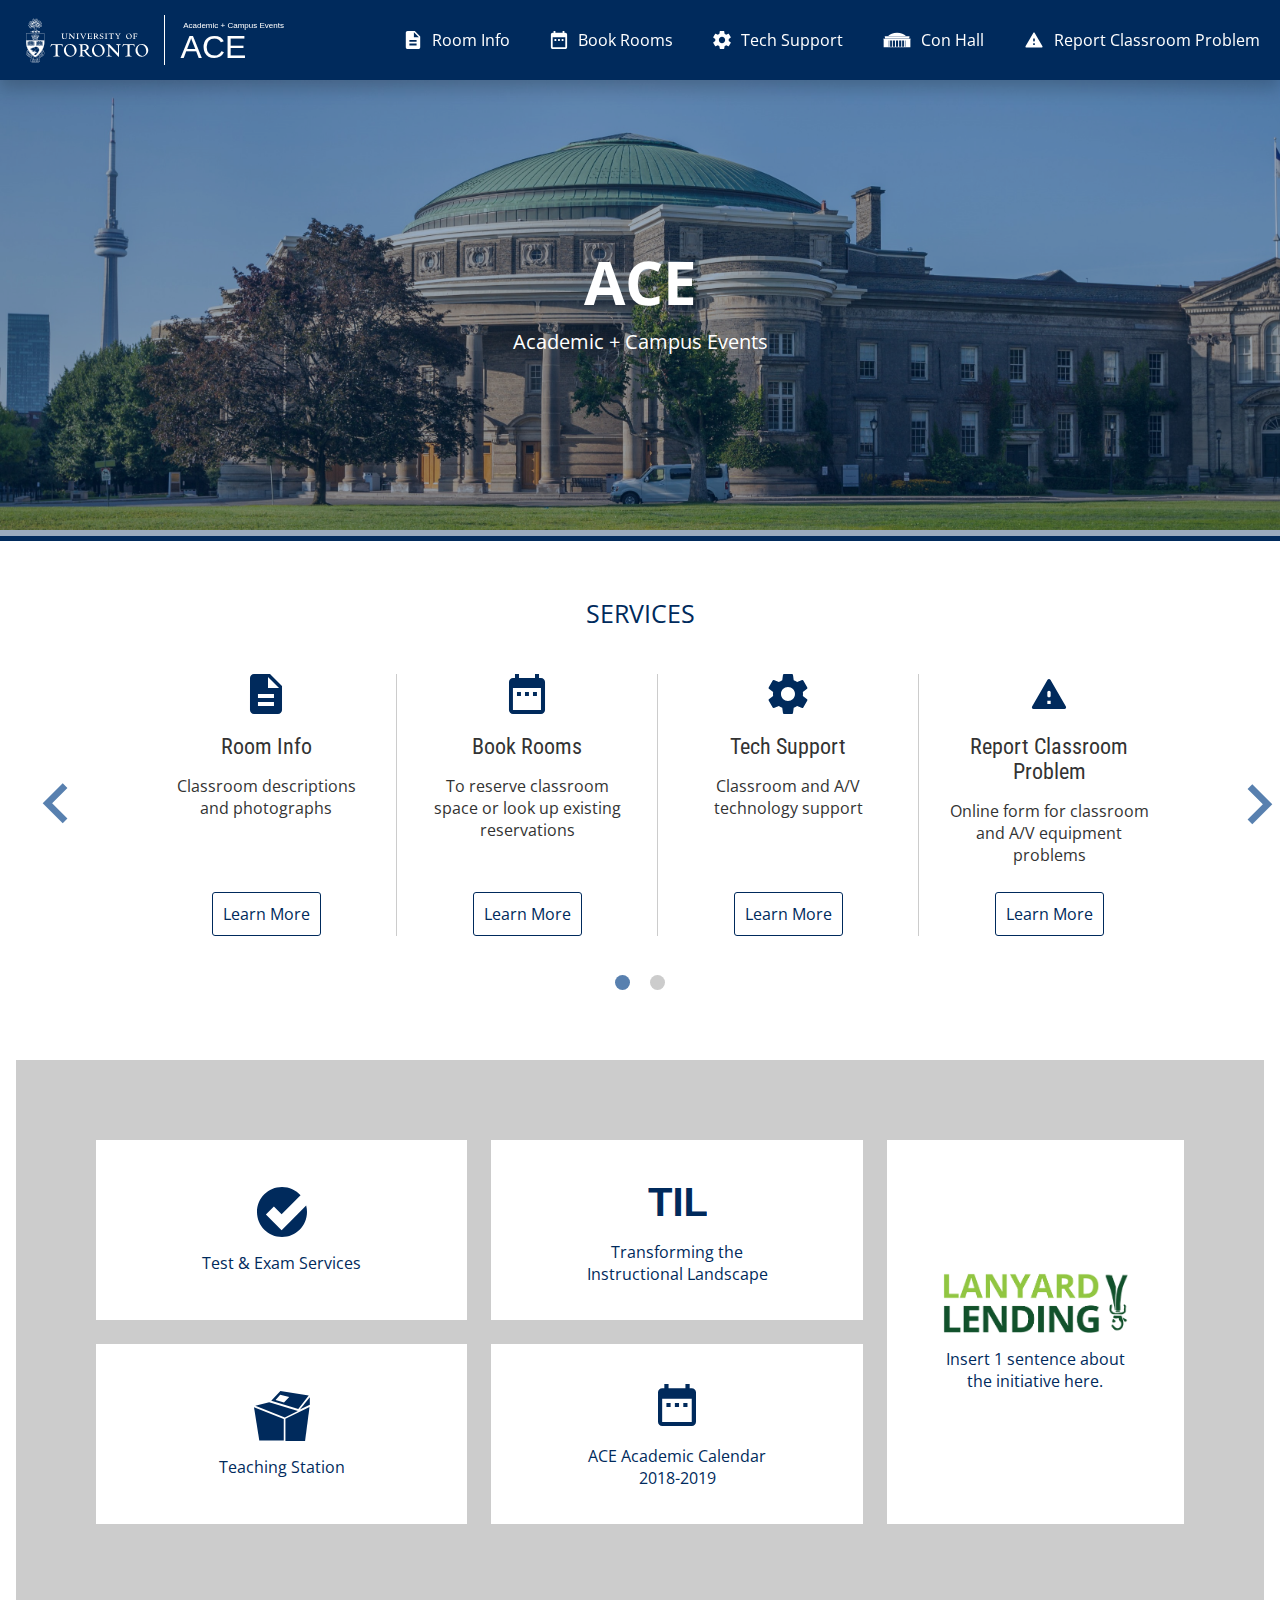
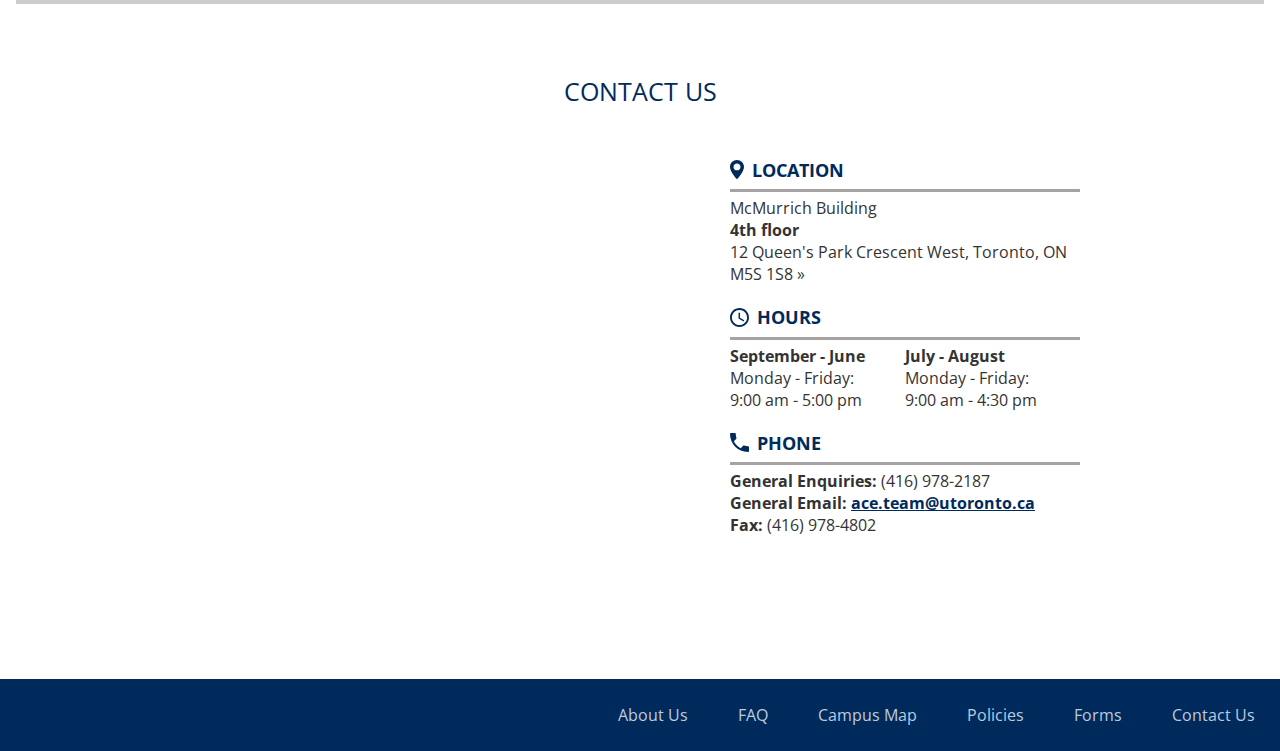
<file: index.html>
<!DOCTYPE HTML PUBLIC "-//W3C//DTD HTML 4.01 Transitional//EN"
   "http://www.w3.org/TR/html4/loose.dtd">

<html lang="en">

<head>
  <meta http-equiv="Content-Type" content="text/html; charset=ISO-8859-1">
  <meta name="description" content="Academic and Campus Events, University of Toronto">
  <meta name="keywords" content="ACE, Academic and Campus Events, UofT, Room Bookings, Classrooms, Technology Support, Wedding Photography, Filming, Maps">
  <meta name="viewport" content="width=device-width, initial-scale=1.0">
  <META HTTP-EQUIV="PRAGMA" CONTENT="NO-CACHE">
  <META HTTP-EQUIV="CACHE-CONTROL" CONTENT="NO-CACHE">

  <title>Academic + Campus Events, University of Toronto</title>
  <link rel="shortcut icon" href="images/ico.ico">
  <link rel="stylesheet" href="css/main.css" type="text/css">
  <link href="https://fonts.googleapis.com/css?family=Open+Sans:400,700|Roboto+Condensed" rel="stylesheet">
  <link href="https://fonts.googleapis.com/icon?family=Material+Icons" rel="stylesheet">
  <script src="https://cdnjs.cloudflare.com/ajax/libs/jquery/3.3.1/jquery.min.js"></script>
  <script src="js/navbar.js"></script>
  <script src="js/carousel.js"></script>
  <!-- <script src="js/parallax.js"></script> -->
</head>

<body>
  <!-- Header and Titles -->
  <div id="container">
    <section class="navigation">
      <div class="nav-container">
        <div class="brand">
          <a href="index.html" width="18px" id='image'>
            <img id="uoft_logo" src="images/UofT_Logo.svg" alt="U of T Logo" />
            <div style="height: 50px; border-left: 1px solid white"></div>
            <img id="ace_logo" src="images/ACE_Logo.svg" alt="ACE Logo" />
          </a>
        </div>
        <nav>
          <div class="nav-mobile"><a id="nav-toggle"><span></span></a></div>
          <ul class="nav-list">
            <li>
              <a href="../class_spec">
                <svg width="18px" height="18px" viewBox="0 0 418 522" version="1.1" xmlns="http://www.w3.org/2000/svg"
                  xmlns:xlink="http://www.w3.org/1999/xlink">
                  <title>Room description icon</title>
                  <g id="Page-1" stroke="none" stroke-width="1" fill="#ffffff" fill-rule="evenodd">
                    <path d="M261.25,0 L52.25,0 C23.5125,0 0.26125,23.49 0.26125,52.2 L0,469.8 C0,498.51 23.25125,522 51.98875,522 L365.75,522 C394.4875,522 418,498.51 418,469.8 L418,156.6 L261.25,0 L261.25,0 Z M313,417 L104,417 L104,365 L313,365 L313,417 L313,417 Z M313,313 L104,313 L104,261 L313,261 L313,313 L313,313 Z M235,183 L235,39 L379,183 L235,183 L235,183 Z"
                      id="Icon"></path>
                  </g>
                </svg>Room Info
              </a>
            </li>
            <li>
              <a href="room_res.html">
                <svg width="18px" height="18px" viewBox="0 0 428 475" version="1.1" xmlns="http://www.w3.org/2000/svg"
                  xmlns:xlink="http://www.w3.org/1999/xlink">
                  <title>Room Reservation icon</title>
                  <g id="Page-1" stroke="none" stroke-width="1" fill="#ffffff" fill-rule="evenodd">
                    <path d="M142,214 L95,214 L95,261 L142,261 L142,214 L142,214 Z M237,214 L190,214 L190,261 L237,261 L237,214 L237,214 Z M332,214 L285,214 L285,261 L332,261 L332,214 L332,214 Z M380.444444,47.5 L356.666667,47.5 L356.666667,0 L309.111111,0 L309.111111,47.5 L118.888889,47.5 L118.888889,0 L71.3333333,0 L71.3333333,47.5 L47.5555556,47.5 C21.1622222,47.5 0.237777778,68.875 0.237777778,95 L0,427.5 C0,453.625 21.1622222,475 47.5555556,475 L380.444444,475 C406.6,475 428,453.625 428,427.5 L428,95 C428,68.875 406.6,47.5 380.444444,47.5 L380.444444,47.5 Z M380,428 L47,428 L47,167 L380,167 L380,428 L380,428 Z"
                      id="Icon"></path>
                  </g>
                </svg>Book Rooms
              </a>
            </li>
            <li>
              <a href="tech_support.html">
                <svg width="18px" height="18px" viewBox="0 0 517 531" version="1.1" xmlns="http://www.w3.org/2000/svg"
                  xmlns:xlink="http://www.w3.org/1999/xlink">
                  <title>Tech Support icon</title>
                  <g id="Page-1" stroke="none" stroke-width="1" fill="#ffffff" fill-rule="evenodd">
                    <path d="M455.580254,291.519 C456.642254,283.023 457.438754,274.527 457.438754,265.5 C457.438754,256.473 456.642254,247.977 455.580254,239.481 L511.600754,195.6735 C516.645254,191.691 517.972754,184.5225 514.786754,178.6815 L461.686754,86.8185 C458.500754,80.9775 451.332254,78.8535 445.491254,80.9775 L379.381754,107.5275 C365.575754,96.9075 350.707754,88.146 334.512254,81.5085 L324.423254,11.151 C323.626754,4.779 318.051254,0 311.413754,0 L205.213754,0 C198.576254,0 193.000754,4.779 192.204254,11.151 L182.115254,81.5085 C165.919754,88.146 151.051754,97.173 137.245754,107.5275 L71.1362541,80.9775 C65.0297541,78.588 58.1267541,80.9775 54.9407541,86.8185 L1.84075408,178.6815 C-1.61074592,184.5225 -0.0177459156,191.691 5.02675408,195.6735 L61.0472541,239.481 C59.9852541,247.977 59.1887541,256.7385 59.1887541,265.5 C59.1887541,274.2615 59.9852541,283.023 61.0472541,291.519 L5.02675408,335.3265 C-0.0177459156,339.309 -1.34524592,346.4775 1.84075408,352.3185 L54.9407541,444.1815 C58.1267541,450.0225 65.2952541,452.1465 71.1362541,450.0225 L137.245754,423.4725 C151.051754,434.0925 165.919754,442.854 182.115254,449.4915 L192.204254,519.849 C193.000754,526.221 198.576254,531 205.213754,531 L311.413754,531 C318.051254,531 323.626754,526.221 324.423254,519.849 L334.512254,449.4915 C350.707754,442.854 365.575754,433.827 379.381754,423.4725 L445.491254,450.0225 C451.597754,452.412 458.500754,450.0225 461.686754,444.1815 L514.786754,352.3185 C517.972754,346.4775 516.645254,339.309 511.600754,335.3265 L455.580254,291.519 L455.580254,291.519 Z M258.313754,358.425 C207.072254,358.425 165.388754,316.7415 165.388754,265.5 C165.388754,214.2585 207.072254,172.575 258.313754,172.575 C309.555254,172.575 351.238754,214.2585 351.238754,265.5 C351.238754,316.7415 309.555254,358.425 258.313754,358.425 L258.313754,358.425 Z"
                      id="Icon"></path>
                  </g>
                </svg>Tech Support
              </a>
            </li>
            <li>
              <a href="/conhall">
                <svg width="28px" height="18px" viewBox="0 0 674 350" version="1.1" xmlns="http://www.w3.org/2000/svg"
                  xmlns:xlink="http://www.w3.org/1999/xlink">
                  <title>con hall icon</title>
                  <g fill="#ffffff" fill-rule="evenodd">
                    <path d="M658.632075,146.059908 L674,146.059908 L659.091607,162.9593 L659.091607,350 L15.5722569,350 L15.5722569,163.711823 L-4.54747351e-13,146.059908 L15.6998572,146.059908 L658.632075,146.059908 Z M137.682191,186.359447 L137.682191,340.230415 L149.893184,340.230415 L149.893184,186.359447 L137.682191,186.359447 Z M527.212879,186.359447 L527.212879,340.230415 L539.423872,340.230415 L539.423872,186.359447 L527.212879,186.359447 Z M171.872972,186.359447 L171.872972,340.230415 L214.611449,340.230415 L214.611449,186.359447 L171.872972,186.359447 Z M236.591237,186.359447 L236.591237,340.230415 L287.877409,340.230415 L287.877409,186.359447 L236.591237,186.359447 Z M312.299396,186.359447 L312.299396,340.230415 L363.585568,340.230415 L363.585568,186.359447 L312.299396,186.359447 Z M388.007555,186.359447 L388.007555,340.230415 L439.293727,340.230415 L439.293727,186.359447 L388.007555,186.359447 Z M461.273515,186.359447 L461.273515,340.230415 L504.011992,340.230415 L504.011992,186.359447 L461.273515,186.359447 Z M46.3549409,85 L46.3549409,98.4331797 L34.1439476,85 L46.3549409,85 Z M633.750556,85 L645.961549,85 L633.750556,98.4331797 L633.750556,85 Z"></path>
                    <rect x="46" y="85" width="588" height="55"></rect>
                    <path d="M125,78.9999898 C163.632357,32.2159246 244.720738,0 338.499996,0 C432.279253,0 513.367635,32.2159246 551.999992,78.9999898 L124.999992,79 Z"></path>
                  </g>
                </svg>Con Hall
              </a>
            </li>
            <li>
              <a href=",,/rrslite/f?p=107">
                <svg version="1.1" xmlns="http://www.w3.org/2000/svg" xmlns:xlink="http://www.w3.org/1999/xlink"
                  x="0px" y="0px" width="20px" height="20px" viewBox="0 0 24 24" enable-background="new 0 0 24 24"
                  xml:space="preserve">
                  <g id="Header_x2F_BG" display="none">
                    <rect x="-446" y="-270" display="inline" fill="#ffffff" width="520" height="520" />
                  </g>
                  <g id="Bounding_Boxes" fill="#ffffff">
                    <g id="ui_x5F_spec_x5F_header_copy_3" display="none">
                    </g>
                    <path fill="none" d="M0,0h24v24H0V0z" />
                  </g>
                  <g id="Rounded">
                    <g id="ui_x5F_spec_x5F_header_copy_5" display="none">
                    </g>
                    <path d="M2.73,21h18.53c0.77,0,1.25-0.83,0.87-1.5l-9.27-16c-0.39-0.67-1.35-0.67-1.73,0l-9.27,16C1.48,20.17,1.96,21,2.73,21z
                     M13,18h-2v-2h2V18z M12,14L12,14c-0.55,0-1-0.45-1-1v-2c0-0.55,0.45-1,1-1h0c0.55,0,1,0.45,1,1v2C13,13.55,12.55,14,12,14z" />
                  </g>
                  <g id="Sharp" display="none">
                    <g id="ui_x5F_spec_x5F_header_copy_4">
                    </g>
                    <path display="inline" d="M1,21h22L12,2L1,21z M13,18h-2v-2h2V18z M13,14h-2v-4h2V14z" />
                  </g>
                  <g id="Outline" display="none">
                    <g id="ui_x5F_spec_x5F_header">
                    </g>
                    <g display="inline">
                      <path id="XMLID_597_" d="M12,5.99L19.53,19H4.47L12,5.99 M12,2L1,21h22L12,2L12,2z" />
                      <polygon id="XMLID_599_" points="13,16 11,16 11,18 13,18 13,16 		" />
                      <polygon id="XMLID_598_" points="13,10 11,10 11,14 13,14 13,10 		" />
                    </g>
                  </g>
                  <g id="Duotone" display="none">
                    <g id="ui_x5F_spec_x5F_header_copy_2">
                    </g>
                    <g display="inline">
                      <path opacity="0.3" d="M12,5.99L4.47,19h15.06L12,5.99z M13,18h-2v-2h2V18z M11,14v-4h2v4H11z" />
                      <g>
                        <path d="M12,2L1,21h22L12,2z M12,5.99L19.53,19H4.47L12,5.99z" />
                        <rect x="11" y="16" width="2" height="2" />
                        <rect x="11" y="10" width="2" height="4" />
                      </g>
                    </g>
                  </g>
                  <g id="Material" display="none">
                    <g id="ui_x5F_spec_x5F_header_copy">
                    </g>
                    <path display="inline" d="M1,21h22L12,2L1,21z M13,18h-2v-2h2V18z M13,14h-2v-4h2V14z" />
                  </g>
                </svg>Report Classroom Problem
              </a>
            </li>
          </ul>
        </nav>
      </div>
    </section>

    <div style="margin-top: 80px" class="background-container homepage">
      <div class="background index"></div>
      <div class="ace-text">
        <p class="main-title">ACE</p>
        <p style="color: white; font-size: 20px; margin-top: 5px; text-transform: none">Academic +
          Campus Events</p>
      </div>
    </div>
    <div style="margin-top: 30px" class="wrapper homepage">
      <!------------------------------------ main section ------------------------------------------------->
      <div id="main">
        <section>
          <p class="landing-page-subtitle">Services</p>
          <div class="carousel">
            <div class="items-and-arrows">
              <i class="material-icons carousel-arrow-left">keyboard_arrow_left</i>
              <div class="carousel-items">
                <div class="item">
                  <svg width="40px" height="40px" viewBox="0 0 418 522" version="1.1" xmlns="http://www.w3.org/2000/svg"
                    xmlns:xlink="http://www.w3.org/1999/xlink">
                    <title>Room description icon</title>
                    <g id="Page-1" stroke="none" stroke-width="1" fill="#002A5C" fill-rule="evenodd">
                      <path d="M261.25,0 L52.25,0 C23.5125,0 0.26125,23.49 0.26125,52.2 L0,469.8 C0,498.51 23.25125,522 51.98875,522 L365.75,522 C394.4875,522 418,498.51 418,469.8 L418,156.6 L261.25,0 L261.25,0 Z M313,417 L104,417 L104,365 L313,365 L313,417 L313,417 Z M313,313 L104,313 L104,261 L313,261 L313,313 L313,313 Z M235,183 L235,39 L379,183 L235,183 L235,183 Z"
                        id="Icon"></path>
                    </g>
                  </svg>
                  <p class="item-heading">Room Info</p>
                  <p>Classroom descriptions and photographs</p>
                  <a href="../class_spec" class="button">Learn More</a>
                </div>

                <div class="item">
                  <svg width="40px" height="40px" viewBox="0 0 428 475" version="1.1" xmlns="http://www.w3.org/2000/svg"
                    xmlns:xlink="http://www.w3.org/1999/xlink">
                    <title>Room Reservation icon</title>
                    <g id="Page-1" stroke="none" stroke-width="1" fill="#002A5C" fill-rule="evenodd">
                      <path d="M142,214 L95,214 L95,261 L142,261 L142,214 L142,214 Z M237,214 L190,214 L190,261 L237,261 L237,214 L237,214 Z M332,214 L285,214 L285,261 L332,261 L332,214 L332,214 Z M380.444444,47.5 L356.666667,47.5 L356.666667,0 L309.111111,0 L309.111111,47.5 L118.888889,47.5 L118.888889,0 L71.3333333,0 L71.3333333,47.5 L47.5555556,47.5 C21.1622222,47.5 0.237777778,68.875 0.237777778,95 L0,427.5 C0,453.625 21.1622222,475 47.5555556,475 L380.444444,475 C406.6,475 428,453.625 428,427.5 L428,95 C428,68.875 406.6,47.5 380.444444,47.5 L380.444444,47.5 Z M380,428 L47,428 L47,167 L380,167 L380,428 L380,428 Z"
                        id="Icon"></path>
                    </g>
                  </svg>
                  <p class="item-heading">Book Rooms</p>
                  <p>To reserve classroom space or look up existing reservations</p>
                  <a href="room_res.html" class="button">Learn More</a>
                </div>

                <div class="item">
                  <svg width="40px" height="40px" viewBox="0 0 517 531" version="1.1" xmlns="http://www.w3.org/2000/svg"
                    xmlns:xlink="http://www.w3.org/1999/xlink">
                    <title>Tech Support icon</title>
                    <g id="Page-1" stroke="none" stroke-width="1" fill="#002A5C" fill-rule="evenodd">
                      <path d="M455.580254,291.519 C456.642254,283.023 457.438754,274.527 457.438754,265.5 C457.438754,256.473 456.642254,247.977 455.580254,239.481 L511.600754,195.6735 C516.645254,191.691 517.972754,184.5225 514.786754,178.6815 L461.686754,86.8185 C458.500754,80.9775 451.332254,78.8535 445.491254,80.9775 L379.381754,107.5275 C365.575754,96.9075 350.707754,88.146 334.512254,81.5085 L324.423254,11.151 C323.626754,4.779 318.051254,0 311.413754,0 L205.213754,0 C198.576254,0 193.000754,4.779 192.204254,11.151 L182.115254,81.5085 C165.919754,88.146 151.051754,97.173 137.245754,107.5275 L71.1362541,80.9775 C65.0297541,78.588 58.1267541,80.9775 54.9407541,86.8185 L1.84075408,178.6815 C-1.61074592,184.5225 -0.0177459156,191.691 5.02675408,195.6735 L61.0472541,239.481 C59.9852541,247.977 59.1887541,256.7385 59.1887541,265.5 C59.1887541,274.2615 59.9852541,283.023 61.0472541,291.519 L5.02675408,335.3265 C-0.0177459156,339.309 -1.34524592,346.4775 1.84075408,352.3185 L54.9407541,444.1815 C58.1267541,450.0225 65.2952541,452.1465 71.1362541,450.0225 L137.245754,423.4725 C151.051754,434.0925 165.919754,442.854 182.115254,449.4915 L192.204254,519.849 C193.000754,526.221 198.576254,531 205.213754,531 L311.413754,531 C318.051254,531 323.626754,526.221 324.423254,519.849 L334.512254,449.4915 C350.707754,442.854 365.575754,433.827 379.381754,423.4725 L445.491254,450.0225 C451.597754,452.412 458.500754,450.0225 461.686754,444.1815 L514.786754,352.3185 C517.972754,346.4775 516.645254,339.309 511.600754,335.3265 L455.580254,291.519 L455.580254,291.519 Z M258.313754,358.425 C207.072254,358.425 165.388754,316.7415 165.388754,265.5 C165.388754,214.2585 207.072254,172.575 258.313754,172.575 C309.555254,172.575 351.238754,214.2585 351.238754,265.5 C351.238754,316.7415 309.555254,358.425 258.313754,358.425 L258.313754,358.425 Z"
                        id="Icon"></path>
                    </g>
                  </svg>
                  <p class="item-heading">Tech Support</p>
                  <p>Classroom and A/V technology support</p>
                  <a href="tech_support.html" class="button">Learn More</a>
                </div>

                <div class="item">
                  <svg version="1.1" xmlns="http://www.w3.org/2000/svg" xmlns:xlink="http://www.w3.org/1999/xlink"
                    x="0px" y="0px" width="40px" height="40px" viewBox="0 0 24 24"
                    enable-background="new 0 0 24 24" xml:space="preserve">
                    <g id="Header_x2F_BG" display="none">
                      <rect x="-446" y="-270" display="inline" fill="#F1F1F2" width="520" height="520" />
                    </g>
                    <g id="Bounding_Boxes">
                      <g id="ui_x5F_spec_x5F_header_copy_3" display="none">
                      </g>
                      <path fill="none" d="M0,0h24v24H0V0z" />
                    </g>
                    <g id="Rounded">
                      <g id="ui_x5F_spec_x5F_header_copy_5" display="none">
                      </g>
                      <path d="M2.73,21h18.53c0.77,0,1.25-0.83,0.87-1.5l-9.27-16c-0.39-0.67-1.35-0.67-1.73,0l-9.27,16C1.48,20.17,1.96,21,2.73,21z
                		 M13,18h-2v-2h2V18z M12,14L12,14c-0.55,0-1-0.45-1-1v-2c0-0.55,0.45-1,1-1h0c0.55,0,1,0.45,1,1v2C13,13.55,12.55,14,12,14z" />
                    </g>
                    <g id="Sharp" display="none">
                      <g id="ui_x5F_spec_x5F_header_copy_4">
                      </g>
                      <path display="inline" d="M1,21h22L12,2L1,21z M13,18h-2v-2h2V18z M13,14h-2v-4h2V14z" />
                    </g>
                    <g id="Outline" display="none">
                      <g id="ui_x5F_spec_x5F_header">
                      </g>
                      <g display="inline">
                        <path id="XMLID_597_" d="M12,5.99L19.53,19H4.47L12,5.99 M12,2L1,21h22L12,2L12,2z" />
                        <polygon id="XMLID_599_" points="13,16 11,16 11,18 13,18 13,16 		" />
                        <polygon id="XMLID_598_" points="13,10 11,10 11,14 13,14 13,10 		" />
                      </g>
                    </g>
                    <g id="Duotone" display="none">
                      <g id="ui_x5F_spec_x5F_header_copy_2">
                      </g>
                      <g display="inline">
                        <path opacity="0.3" d="M12,5.99L4.47,19h15.06L12,5.99z M13,18h-2v-2h2V18z M11,14v-4h2v4H11z" />
                        <g>
                          <path d="M12,2L1,21h22L12,2z M12,5.99L19.53,19H4.47L12,5.99z" />
                          <rect x="11" y="16" width="2" height="2" />
                          <rect x="11" y="10" width="2" height="4" />
                        </g>
                      </g>
                    </g>
                    <g id="Material" display="none">
                      <g id="ui_x5F_spec_x5F_header_copy">
                      </g>
                      <path display="inline" d="M1,21h22L12,2L1,21z M13,18h-2v-2h2V18z M13,14h-2v-4h2V14z" />
                    </g>
                  </svg>
                  <p class="item-heading">Report Classroom Problem</p>
                  <p>Online form for classroom and A/V equipment problems</p>
                  <a href=",,/rrslite/f?p=107" class="button">Learn More</a>
                </div>

                <div class="item">
                  <svg width="40px" height="40px" viewBox="0 0 72 88" version="1.1" xmlns="http://www.w3.org/2000/svg"
                    xmlns:xlink="http://www.w3.org/1999/xlink">
                    <title>Wedding icon</title>
                    <g id="Page-1" stroke="none" stroke-width="1" fill="none" fill-rule="evenodd">
                      <g id="Group" fill-rule="nonzero" fill="#002A5C">
                        <path d="M51.173,73.054 C46.171,75.497 42.034,77.26 42.034,77.26 C42.034,77.26 37.904,79.037 32.683,80.971 C32.717,81.055 32.741,81.14 32.777,81.224 C34.966,86.336 40.886,88.706 45.998,86.517 C51.11,84.327 53.48,78.408 51.291,73.296 C51.256,73.213 51.211,73.136 51.173,73.054 Z"
                          id="Shape"></path>
                        <path d="M69.988,48.505 C37.452,35.479 39.359,16.119 31.858,9.769 C27.265,5.88 21.283,6.291 17.228,7.238 L15.65,3.552 C14.619,1.145 11.806,0.019 9.399,1.05 C6.992,2.081 5.865,4.894 6.896,7.301 L8.474,10.987 C4.99,13.268 0.565,17.314 0.21,23.322 C-0.37,33.132 14.958,45.113 1.932,77.649 C-2.432,88.548 39.195,70.632 39.195,70.632 C39.195,70.632 80.888,52.869 69.988,48.505 Z"
                          id="Shape"></path>
                      </g>
                    </g>
                  </svg>
                  <p class="item-heading">Weddings</p>
                  <p>To apply for wedding photography on campus</p>
                  <a href="weddinghome.html" class="button">Learn More</a>
                </div>

                <div class="item">
                  <svg width="40px" height="40px" viewBox="0 0 518 314" version="1.1" xmlns="http://www.w3.org/2000/svg"
                    xmlns:xlink="http://www.w3.org/1999/xlink">
                    <title>Filming icon</title>
                    <g id="Page-1" stroke="none" stroke-width="1" fill="#002A5C" fill-rule="evenodd">
                      <path d="M402.888889,117.75 L402.888889,26.1666667 C402.888889,11.775 389.938889,0 374.111111,0 L28.7777778,0 C12.95,0 0,11.775 0,26.1666667 L0,287.833333 C0,302.225 12.95,314 28.7777778,314 L374.111111,314 C389.938889,314 402.888889,302.225 402.888889,287.833333 L402.888889,196.25 L518,300.916667 L518,13.0833333 L402.888889,117.75 L402.888889,117.75 Z"
                        id="Icon"></path>
                    </g>
                  </svg>
                  <p class="item-heading">Filming</p>
                  <p>To apply for commercial filming on campus</p>
                  <a href="film.html" class="button">Learn More</a>
                </div>

                <div class="item">
                  <svg width="50px" height="50px" viewBox="0 0 674 350" version="1.1" xmlns="http://www.w3.org/2000/svg"
                    xmlns:xlink="http://www.w3.org/1999/xlink">
                    <title>con hall icon</title>
                    <g fill="#002A5C" fill-rule="evenodd">
                      <path d="M658.632075,146.059908 L674,146.059908 L659.091607,162.9593 L659.091607,350 L15.5722569,350 L15.5722569,163.711823 L-4.54747351e-13,146.059908 L15.6998572,146.059908 L658.632075,146.059908 Z M137.682191,186.359447 L137.682191,340.230415 L149.893184,340.230415 L149.893184,186.359447 L137.682191,186.359447 Z M527.212879,186.359447 L527.212879,340.230415 L539.423872,340.230415 L539.423872,186.359447 L527.212879,186.359447 Z M171.872972,186.359447 L171.872972,340.230415 L214.611449,340.230415 L214.611449,186.359447 L171.872972,186.359447 Z M236.591237,186.359447 L236.591237,340.230415 L287.877409,340.230415 L287.877409,186.359447 L236.591237,186.359447 Z M312.299396,186.359447 L312.299396,340.230415 L363.585568,340.230415 L363.585568,186.359447 L312.299396,186.359447 Z M388.007555,186.359447 L388.007555,340.230415 L439.293727,340.230415 L439.293727,186.359447 L388.007555,186.359447 Z M461.273515,186.359447 L461.273515,340.230415 L504.011992,340.230415 L504.011992,186.359447 L461.273515,186.359447 Z M46.3549409,85 L46.3549409,98.4331797 L34.1439476,85 L46.3549409,85 Z M633.750556,85 L645.961549,85 L633.750556,98.4331797 L633.750556,85 Z"></path>
                      <rect x="46" y="85" width="588" height="55"></rect>
                      <path d="M125,78.9999898 C163.632357,32.2159246 244.720738,0 338.499996,0 C432.279253,0 513.367635,32.2159246 551.999992,78.9999898 L124.999992,79 Z"></path>
                    </g>
                  </svg>
                  <p class="item-heading">Convocation Hall</p>
                  <p>Convocation Hall</p>
                  <a href="/conhall" class="button">Learn More</a>
                </div>
              </div>
              <i class="material-icons carousel-arrow-right">keyboard_arrow_right</i>
            </div>
            <div class="circles"></div>
          </div>
        </section>

        <section class="mosaic">
          <div class="mosaic-cards">
            <a href="tes/" target="_blank" class="sidebar_card item-1">
              <div>
                <svg viewBox="0 0 337 337" version="1.1" xmlns="http://www.w3.org/2000/svg"
                  xmlns:xlink="http://www.w3.org/1999/xlink">
                  <title>checkmark icon</title>
                  <g fill="#5880AF" fill-rule="evenodd">
                    <path d="M293.564578,55.5772042 C262.728762,21.4472825 218.119022,0 168.5,0 C75.4400197,0 0,75.4400197 0,168.5 C0,261.55998 75.4400197,337 168.5,337 C261.55998,337 337,261.55998 337,168.5 C337,153.608165 335.068155,139.167537 331.441403,125.415054 L219.621679,237.234337 L165.765122,291.090352 L111.907483,237.234337 L60,185.326312 L113.85818,131.468673 L165.765122,183.376156 L293.564578,55.5772042 Z"></path>
                  </g>
                </svg>

                <p class="sidebar_text">Test & Exam Services</p>
              </div>
            </a>
            <a href="/TIL Website" target="_blank" class="sidebar_card item-2">
              <div>
                <svg width="59px" height="29px" viewBox="0 0 59 29" version="1.1" xmlns="http://www.w3.org/2000/svg"
                  xmlns:xlink="http://www.w3.org/1999/xlink">
                  <title>TIL_Logo</title>
                  <g id="Page-1" stroke="none" stroke-width="1" fill="none" fill-rule="evenodd"
                    font-size="40" font-family="Arial-BoldMT, Arial" font-weight="bold">
                    <g id="TIL_Logo" transform="translate(0.000000, -7.000000)" fill="#FFFFFF">
                      <text id="TIL">
                        <tspan x="0" y="36">TIL</tspan>
                      </text>
                    </g>
                  </g>
                </svg>
                <p class="sidebar_text">Transforming the Instructional Landscape</p>
              </div>
            </a>
            <a href="http://sites.utoronto.ca/teachingstation/" class="sidebar_card item-3">
              <div>
                <svg viewBox="0 0 424 380" version="1.1" xmlns="http://www.w3.org/2000/svg"
                  xmlns:xlink="http://www.w3.org/1999/xlink">
                  <title>Teaching Station icon</title>
                  <g fill="#5880AF" fill-rule="evenodd">
                    <polygon points="40.176322 377 0 123 226 211.907906 226 377"></polygon>
                    <polygon points="10 112.465311 115.56824 85 334 151.151354 234.290499 201"></polygon>
                    <polygon points="239 210.843458 239 380 388.023825 380 422 121"></polygon>
                    <polygon points="349 141 424 48 424 103.931495"></polygon>
                    <path d="M131,73.8497182 L200.598488,0 L416,34.7546744 L336.363065,136 L131,73.8497182 Z M164,67.8158154 L227.963142,87.5130791 L267.798292,44.8494597 L199.13721,29 L164,67.8158154 Z"></path>
                  </g>
                </svg>

                <p class="sidebar_text">Teaching Station</p>
              </div>
            </a>
            <a href="documents/ACE_Calendar_2018-2019.pdf" target="_blank" class="sidebar_card item-4">
              <div>
                <svg width="38px" height="38px" viewBox="0 0 428 475" version="1.1" xmlns="http://www.w3.org/2000/svg"
                  xmlns:xlink="http://www.w3.org/1999/xlink">
                  <title>Room Reservation icon</title>
                  <g id="Page-1" stroke="none" stroke-width="1" fill="#ffffff" fill-rule="evenodd">
                    <path d="M142,214 L95,214 L95,261 L142,261 L142,214 L142,214 Z M237,214 L190,214 L190,261 L237,261 L237,214 L237,214 Z M332,214 L285,214 L285,261 L332,261 L332,214 L332,214 Z M380.444444,47.5 L356.666667,47.5 L356.666667,0 L309.111111,0 L309.111111,47.5 L118.888889,47.5 L118.888889,0 L71.3333333,0 L71.3333333,47.5 L47.5555556,47.5 C21.1622222,47.5 0.237777778,68.875 0.237777778,95 L0,427.5 C0,453.625 21.1622222,475 47.5555556,475 L380.444444,475 C406.6,475 428,453.625 428,427.5 L428,95 C428,68.875 406.6,47.5 380.444444,47.5 L380.444444,47.5 Z M380,428 L47,428 L47,167 L380,167 L380,428 L380,428 Z"
                      id="Icon"></path>
                  </g>
                </svg>
                <p class="sidebar_text">ACE Academic Calendar 2018-2019</p>
              </div>
            </a>
            <a href="documents/Lanyard_Lending_Info_Sheet.pdf" target="_blank" class="sidebar_card item-5">
              <div>
                <img id="lanyard-lending-logo" src="images/lanyard_lending_logo.png" alt="Lanyard Lending Logo">
                <p class="sidebar_text">Insert 1 sentence about the initiative here.</p>
              </div>
            </a>
          </div>
        </section>

        <section>
          <p class="landing-page-subtitle">Contact Us</p>
          <div class="contact-container">
            <iframe style="margin-right: 30px" src="https://www.google.com/maps/embed?pb=!1m18!1m12!1m3!1d2886.3705065655454!2d-79.3951468843019!3d43.66126365992684!2m3!1f0!2f0!3f0!3m2!1i1024!2i768!4f13.1!3m3!1m2!1s0x882b34b8388d3903%3A0x990f9256e5c0bbf!2sMcMurrich+Building%2C+12+Queen&#39;s+Park+Cres+W%2C+Toronto%2C+ON+M5S+1S8!5e0!3m2!1sen!2sca!4v1535730619428"
              width="500" height="400" frameborder="0" style="border:0" allowfullscreen>
            </iframe>
            <div id="contact_info_card" style="background: none; width: 350px">
              <p class="contact_card_title"><img src="images/location.svg" alt="location icon" />Location</p>
              <p style="margin-bottom: 0">McMurrich Building<br><strong>4th floor</strong></p>
              <p>
                <a href="http://map.utoronto.ca/building/004" target="_blank">
                  <mark>12 Queen's Park Crescent West, Toronto, ON M5S 1S8 <span>&#187;</span></mark>
                </a>
              </p>

              <p class="contact_card_title"><img src="images/clock.svg" alt="clock icon" />Hours</p>
              <div id="hours">
                <p style="padding-right: 40px"><strong>September - June</strong><br>Monday -
                  Friday: <br>9:00 am - 5:00 pm</p>
                <p><strong>July - August</strong><br>Monday - Friday: <br>9:00 am - 4:30 pm</p>
              </div>

              <p class="contact_card_title"><img src="images/phone.svg" alt="phone icon" />Phone</p>
              <p>
                <strong>General Enquiries: </strong>(416) 978-2187<br>
                <strong>General Email: </strong><a href="mailto:ace.team@utoronto.ca" style="display: inline"
                  class="link">ace.team@utoronto.ca</a><br>
                <strong>Fax: </strong>(416) 978-4802
              </p>
            </div>
          </div>
        </section>
      </div>
      <!-- close main -->

    </div>

    <!------------------------------------------------- foooter ------------------------------------>
    <footer id="footer">
      <nav>
        <ul id="footer_items">
          <li><a href="index2.html">About Us</a></li>
          <li><a href="faq.html">FAQ</a></li>
          <li><a href="http://map.utoronto.ca" target="_blank">Campus Map</a></li>
          <li><a href="policies.html">Policies</a></li>
          <li><a href="forms.html">Forms</a></li>
          <li><a href="contact.html">Contact Us</a></li>
        </ul>
      </nav>
    </footer>
  </div>
</body>

</html>
</file>
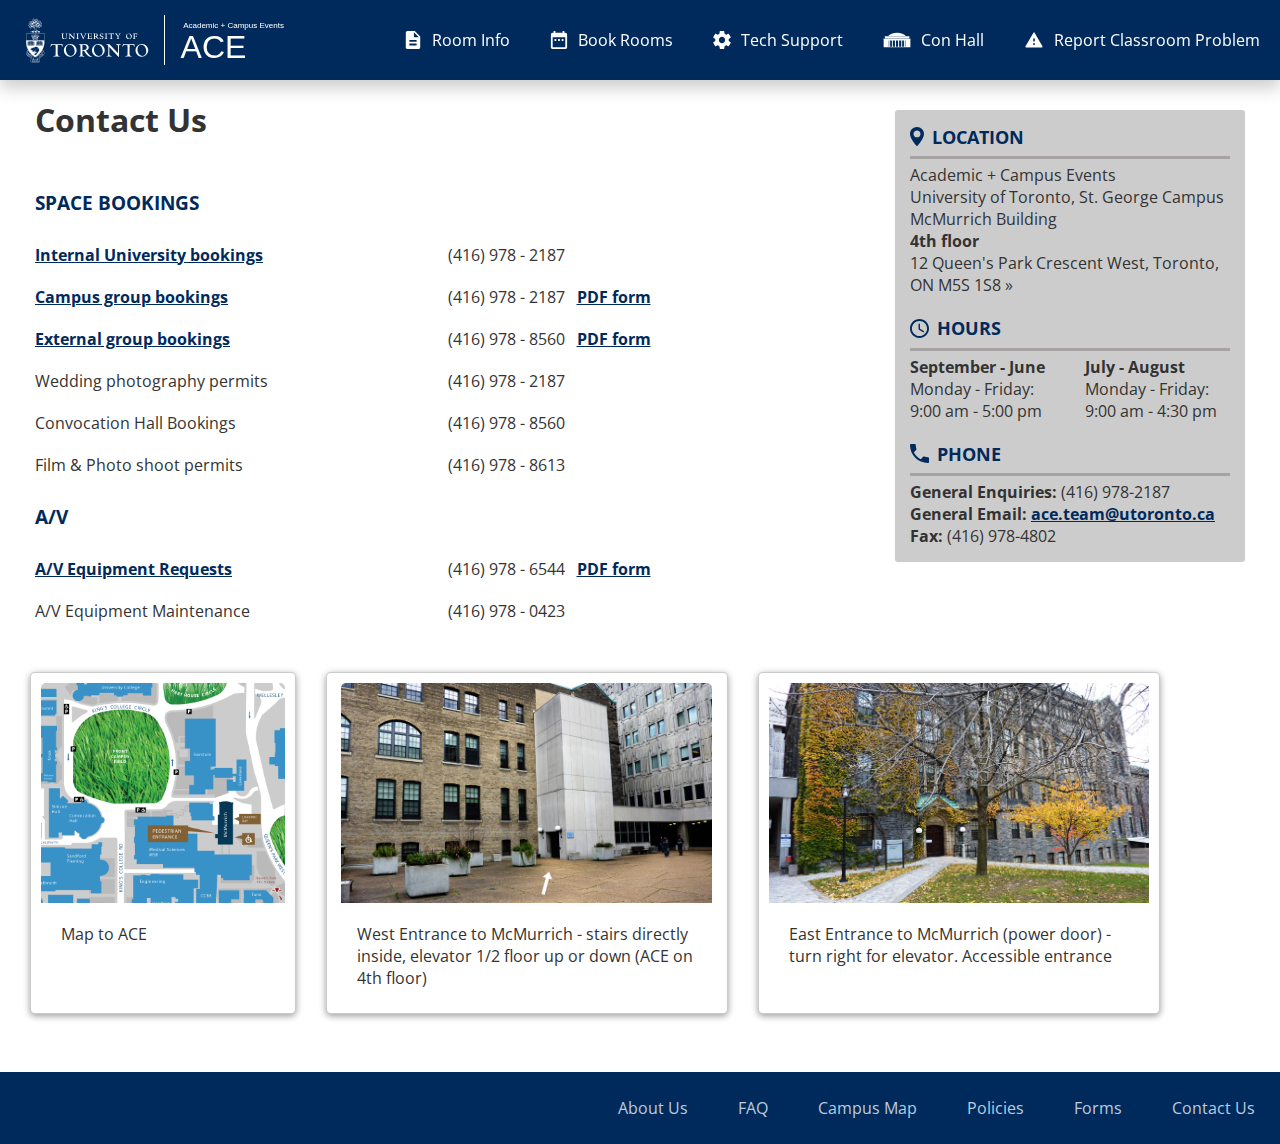
<file: contact.html>
<!DOCTYPE HTML PUBLIC "-//W3C//DTD HTML 4.01 Transitional//EN"
   "http://www.w3.org/TR/html4/loose.dtd">

<html lang="en">

<head>
  <meta http-equiv="Content-Type" content="text/html; charset=ISO-8859-1">
  <meta name="description" content="Academic and Campus Events, University of Toronto">
  <meta name="keywords" content="ACE, Academic and Campus Events, UofT, Room Bookings, Classrooms, Technology Support, Wedding Photography, Filming, Maps">
  <meta name="viewport" content="width=device-width, initial-scale=1.0">
  <META HTTP-EQUIV="PRAGMA" CONTENT="NO-CACHE">
  <META HTTP-EQUIV="CACHE-CONTROL" CONTENT="NO-CACHE">

  <title>Contact Us</title>
  <link rel="shortcut icon" href="images/ico.ico">
  <link rel="stylesheet" href="css/main.css" type="text/css">
  <link href="https://fonts.googleapis.com/icon?family=Material+Icons" rel="stylesheet">
  <script src="https://cdnjs.cloudflare.com/ajax/libs/jquery/3.3.1/jquery.min.js"></script>
  <link href="https://fonts.googleapis.com/css?family=Open+Sans:400,700" rel="stylesheet">
  <script src="js/zoom_image.js"></script>
  <script src="js/navbar.js"></script>
</head>

<body>
  <!-- Header and Titles -->
  <div id="container">
    <section class="navigation">
      <div class="nav-container">
        <div class="brand">
          <a href="index.html" width="18px" id='image'>
            <img id="uoft_logo" src="images/UofT_Logo.svg" alt="U of T Logo" />
            <div style="height: 50px; border-left: 1px solid white"></div>
            <img id="ace_logo" src="images/ACE_Logo.svg" alt="ACE Logo" />
          </a>
        </div>
        <nav>
          <div class="nav-mobile"><a id="nav-toggle"><span></span></a></div>
          <ul class="nav-list">
            <li>
              <a href="../class_spec">
                <svg width="18px" height="18px" viewBox="0 0 418 522" version="1.1" xmlns="http://www.w3.org/2000/svg" xmlns:xlink="http://www.w3.org/1999/xlink">
                    <title>Room description icon</title>
                    <g id="Page-1" stroke="none" stroke-width="1" fill="#ffffff" fill-rule="evenodd">
                        <path d="M261.25,0 L52.25,0 C23.5125,0 0.26125,23.49 0.26125,52.2 L0,469.8 C0,498.51 23.25125,522 51.98875,522 L365.75,522 C394.4875,522 418,498.51 418,469.8 L418,156.6 L261.25,0 L261.25,0 Z M313,417 L104,417 L104,365 L313,365 L313,417 L313,417 Z M313,313 L104,313 L104,261 L313,261 L313,313 L313,313 Z M235,183 L235,39 L379,183 L235,183 L235,183 Z" id="Icon"></path>
                    </g>
                </svg>Room Info
              </a>
            </li>
            <li>
              <a href="room_res.html">
                <svg width="18px" height="18px" viewBox="0 0 428 475" version="1.1" xmlns="http://www.w3.org/2000/svg" xmlns:xlink="http://www.w3.org/1999/xlink">
                    <title>Room Reservation icon</title>
                    <g id="Page-1" stroke="none" stroke-width="1" fill="#ffffff" fill-rule="evenodd">
                        <path d="M142,214 L95,214 L95,261 L142,261 L142,214 L142,214 Z M237,214 L190,214 L190,261 L237,261 L237,214 L237,214 Z M332,214 L285,214 L285,261 L332,261 L332,214 L332,214 Z M380.444444,47.5 L356.666667,47.5 L356.666667,0 L309.111111,0 L309.111111,47.5 L118.888889,47.5 L118.888889,0 L71.3333333,0 L71.3333333,47.5 L47.5555556,47.5 C21.1622222,47.5 0.237777778,68.875 0.237777778,95 L0,427.5 C0,453.625 21.1622222,475 47.5555556,475 L380.444444,475 C406.6,475 428,453.625 428,427.5 L428,95 C428,68.875 406.6,47.5 380.444444,47.5 L380.444444,47.5 Z M380,428 L47,428 L47,167 L380,167 L380,428 L380,428 Z" id="Icon"></path>
                    </g>
                </svg>Book Rooms
              </a>
            </li>
            <li>
              <a href="tech_support.html">
                <svg width="18px" height="18px" viewBox="0 0 517 531" version="1.1" xmlns="http://www.w3.org/2000/svg" xmlns:xlink="http://www.w3.org/1999/xlink">
                    <title>Tech Support icon</title>
                    <g id="Page-1" stroke="none" stroke-width="1" fill="#ffffff" fill-rule="evenodd">
                        <path d="M455.580254,291.519 C456.642254,283.023 457.438754,274.527 457.438754,265.5 C457.438754,256.473 456.642254,247.977 455.580254,239.481 L511.600754,195.6735 C516.645254,191.691 517.972754,184.5225 514.786754,178.6815 L461.686754,86.8185 C458.500754,80.9775 451.332254,78.8535 445.491254,80.9775 L379.381754,107.5275 C365.575754,96.9075 350.707754,88.146 334.512254,81.5085 L324.423254,11.151 C323.626754,4.779 318.051254,0 311.413754,0 L205.213754,0 C198.576254,0 193.000754,4.779 192.204254,11.151 L182.115254,81.5085 C165.919754,88.146 151.051754,97.173 137.245754,107.5275 L71.1362541,80.9775 C65.0297541,78.588 58.1267541,80.9775 54.9407541,86.8185 L1.84075408,178.6815 C-1.61074592,184.5225 -0.0177459156,191.691 5.02675408,195.6735 L61.0472541,239.481 C59.9852541,247.977 59.1887541,256.7385 59.1887541,265.5 C59.1887541,274.2615 59.9852541,283.023 61.0472541,291.519 L5.02675408,335.3265 C-0.0177459156,339.309 -1.34524592,346.4775 1.84075408,352.3185 L54.9407541,444.1815 C58.1267541,450.0225 65.2952541,452.1465 71.1362541,450.0225 L137.245754,423.4725 C151.051754,434.0925 165.919754,442.854 182.115254,449.4915 L192.204254,519.849 C193.000754,526.221 198.576254,531 205.213754,531 L311.413754,531 C318.051254,531 323.626754,526.221 324.423254,519.849 L334.512254,449.4915 C350.707754,442.854 365.575754,433.827 379.381754,423.4725 L445.491254,450.0225 C451.597754,452.412 458.500754,450.0225 461.686754,444.1815 L514.786754,352.3185 C517.972754,346.4775 516.645254,339.309 511.600754,335.3265 L455.580254,291.519 L455.580254,291.519 Z M258.313754,358.425 C207.072254,358.425 165.388754,316.7415 165.388754,265.5 C165.388754,214.2585 207.072254,172.575 258.313754,172.575 C309.555254,172.575 351.238754,214.2585 351.238754,265.5 C351.238754,316.7415 309.555254,358.425 258.313754,358.425 L258.313754,358.425 Z" id="Icon"></path>
                    </g>
                </svg>Tech Support
              </a>
            </li>
            <li>
              <a href="/conhall">
                <svg width="28px" height="18px" viewBox="0 0 674 350" version="1.1" xmlns="http://www.w3.org/2000/svg" xmlns:xlink="http://www.w3.org/1999/xlink">
                  <title>con hall icon</title>
                  <g fill="#ffffff" fill-rule="evenodd">
                      <path d="M658.632075,146.059908 L674,146.059908 L659.091607,162.9593 L659.091607,350 L15.5722569,350 L15.5722569,163.711823 L-4.54747351e-13,146.059908 L15.6998572,146.059908 L658.632075,146.059908 Z M137.682191,186.359447 L137.682191,340.230415 L149.893184,340.230415 L149.893184,186.359447 L137.682191,186.359447 Z M527.212879,186.359447 L527.212879,340.230415 L539.423872,340.230415 L539.423872,186.359447 L527.212879,186.359447 Z M171.872972,186.359447 L171.872972,340.230415 L214.611449,340.230415 L214.611449,186.359447 L171.872972,186.359447 Z M236.591237,186.359447 L236.591237,340.230415 L287.877409,340.230415 L287.877409,186.359447 L236.591237,186.359447 Z M312.299396,186.359447 L312.299396,340.230415 L363.585568,340.230415 L363.585568,186.359447 L312.299396,186.359447 Z M388.007555,186.359447 L388.007555,340.230415 L439.293727,340.230415 L439.293727,186.359447 L388.007555,186.359447 Z M461.273515,186.359447 L461.273515,340.230415 L504.011992,340.230415 L504.011992,186.359447 L461.273515,186.359447 Z M46.3549409,85 L46.3549409,98.4331797 L34.1439476,85 L46.3549409,85 Z M633.750556,85 L645.961549,85 L633.750556,98.4331797 L633.750556,85 Z"></path>
                      <rect x="46" y="85" width="588" height="55"></rect>
                      <path d="M125,78.9999898 C163.632357,32.2159246 244.720738,0 338.499996,0 C432.279253,0 513.367635,32.2159246 551.999992,78.9999898 L124.999992,79 Z"></path>
                  </g>
                </svg>Con Hall
              </a>
            </li>
            <li>
              <a href=",,/rrslite/f?p=107">
                <svg version="1.1" xmlns="http://www.w3.org/2000/svg" xmlns:xlink="http://www.w3.org/1999/xlink" x="0px"
                  y="0px" width="20px" height="20px" viewBox="0 0 24 24" enable-background="new 0 0 24 24"
                  xml:space="preserve">
                <g id="Header_x2F_BG" display="none">
                  <rect x="-446" y="-270" display="inline" fill="#ffffff" width="520" height="520"/>
                </g>
                <g id="Bounding_Boxes" fill="#ffffff">
                  <g id="ui_x5F_spec_x5F_header_copy_3" display="none">
                  </g>
                  <path fill="none" d="M0,0h24v24H0V0z"/>
                </g>
                <g id="Rounded">
                  <g id="ui_x5F_spec_x5F_header_copy_5" display="none">
                  </g>
                  <path d="M2.73,21h18.53c0.77,0,1.25-0.83,0.87-1.5l-9.27-16c-0.39-0.67-1.35-0.67-1.73,0l-9.27,16C1.48,20.17,1.96,21,2.73,21z
                     M13,18h-2v-2h2V18z M12,14L12,14c-0.55,0-1-0.45-1-1v-2c0-0.55,0.45-1,1-1h0c0.55,0,1,0.45,1,1v2C13,13.55,12.55,14,12,14z"/>
                </g>
                <g id="Sharp" display="none">
                  <g id="ui_x5F_spec_x5F_header_copy_4">
                  </g>
                  <path display="inline" d="M1,21h22L12,2L1,21z M13,18h-2v-2h2V18z M13,14h-2v-4h2V14z"/>
                </g>
                <g id="Outline" display="none">
                  <g id="ui_x5F_spec_x5F_header">
                  </g>
                  <g display="inline">
                    <path id="XMLID_597_" d="M12,5.99L19.53,19H4.47L12,5.99 M12,2L1,21h22L12,2L12,2z"/>
                    <polygon id="XMLID_599_" points="13,16 11,16 11,18 13,18 13,16 		"/>
                    <polygon id="XMLID_598_" points="13,10 11,10 11,14 13,14 13,10 		"/>
                  </g>
                </g>
                <g id="Duotone" display="none">
                  <g id="ui_x5F_spec_x5F_header_copy_2">
                  </g>
                  <g display="inline">
                    <path opacity="0.3" d="M12,5.99L4.47,19h15.06L12,5.99z M13,18h-2v-2h2V18z M11,14v-4h2v4H11z"/>
                    <g>
                      <path d="M12,2L1,21h22L12,2z M12,5.99L19.53,19H4.47L12,5.99z"/>
                      <rect x="11" y="16" width="2" height="2"/>
                      <rect x="11" y="10" width="2" height="4"/>
                    </g>
                  </g>
                </g>
                <g id="Material" display="none">
                  <g id="ui_x5F_spec_x5F_header_copy">
                  </g>
                  <path display="inline" d="M1,21h22L12,2L1,21z M13,18h-2v-2h2V18z M13,14h-2v-4h2V14z"/>
                </g>
                </svg>Report Classroom Problem
              </a>
            </li>
          </ul>
        </nav>
      </div>
    </section>

    <div class="wrapper">
      <div style="flex: 1; margin-right: 50px">
        <h1>Contact Us</h1>
        <!-------------------- Space Bookings Table -------------------->
        <h3 style="margin-top: 50px">Space Bookings</h3>
        <table class="table contact_table">
          <tbody>
            <tr>
              <td width="50%"><a href="room_res.html#i" class="link">Internal University bookings</a></td>
              <td width="50%">(416) 978 - 2187</td>
            </tr>
            <tr>
              <td><a href="room_res.html#cg" class="link">Campus group bookings</a></td>
              <td>(416) 978 - 2187&nbsp;&nbsp;&nbsp;<a href="forms.html#cgb" class="link">PDF form</a></td>
            </tr>
            <tr>
              <td><a href="room_res.html#e" class="link">External group bookings</a></td>
              <td>(416) 978 - 8560&nbsp;&nbsp;&nbsp;<a href="forms.html#egb" class="link">PDF form</a></td>
            </tr>
            <tr>
              <td>Wedding photography permits</td>
              <td>(416) 978 - 2187</td>
            </tr>
            <tr>
              <td>Convocation Hall Bookings</td>
              <td>(416) 978 - 8560</td>
            </tr>
            <tr>
              <td>Film & Photo shoot permits</td>
              <td>(416) 978 - 8613</td>
            </tr>
          </tbody>
        </table>

        <!------------------------ A/V Table ------------------------>
        <h3>A/V</h3>
        <table class="table contact_table">
          <tbody>
            <tr>
              <td width="50%"><a href="tech_support.html" class="link">A/V Equipment Requests</a></td>
              <td width="50%">(416) 978 - 6544&nbsp;&nbsp;&nbsp;<a href="forms.html#erf" class="link">PDF form</a></td>
            </tr>
            <tr>
              <td>A/V Equipment Maintenance</td>
              <td>(416) 978 - 0423</td>
            </tr>
          </tbody>
        </table>
      </div>
      <div id="right">
        <div id="contact_info_card">
          <p class="contact_card_title"><img src="images/location.svg" alt="location icon" />Location</p>
          <p style="margin-bottom: 0">Academic + Campus Events</p>
          <p style="margin-bottom: 0">University of Toronto, St. George Campus</p>
          <p style="margin-bottom: 0">McMurrich Building<br><strong>4th floor</strong></p>
          <p style="padding-right: 10px">
            <a href="http://map.utoronto.ca/building/004" target="_blank">
              <mark>12 Queen's Park Crescent West, Toronto, ON M5S 1S8 <span>&#187;</span></mark>
            </a>
          </p>

          <p class="contact_card_title"><img src="images/clock.svg" alt="clock icon" />Hours</p>
          <div id="hours">
            <p style="padding-right: 40px"><strong>September - June</strong><br>Monday - Friday: <br>9:00 am - 5:00 pm</p>
            <p><strong>July - August</strong><br>Monday - Friday: <br>9:00 am - 4:30 pm</p>
          </div>
          <p class="contact_card_title"><img src="images/phone.svg" alt="phone icon" />Phone</p>
          <p>
            <strong>General Enquiries: </strong>(416) 978-2187<br>
            <strong>General Email: </strong><a href="mailto:ace.team@utoronto.ca" style="display: inline"
              class="link">ace.team@utoronto.ca</a><br>
            <strong>Fax: </strong>(416) 978-4802
          </p>
        </div>
      </div>
    </div>

    <div id="images_container">
      <div class="zoom-card">
        <img src="images/map_to_ace.png" alt="map to ace">
        <div>Map to ACE
        </div>
      </div>
      <div class="zoom-card">
        <img src="images/west_entrance.jpg" alt="west entrance">
        <div>West Entrance to McMurrich - stairs directly inside, elevator 1/2 floor up or down (ACE on 4th
          floor)
        </div>
      </div>
      <div class="zoom-card">
        <img src="images/east_entrance.jpg" alt="east entrance">
        <div>East Entrance to McMurrich (power door) - turn right for elevator. Accessible entrance
        </div>
      </div>
    </div>

    <!------------------------------------------------- foooter ------------------------------------>
    <footer id="footer">
      <nav>
        <ul id="footer_items">
          <li><a href="index2.html">About Us</a></li>
          <li><a href="faq.html">FAQ</a></li>
          <li><a href="http://map.utoronto.ca" target="_blank">Campus Map</a></li>
          <li><a href="policies.html">Policies</a></li>
          <li><a href="forms.html">Forms</a></li>
          <li><a href="contact.html">Contact Us</a></li>
        </ul>
      </nav>
    </footer>
  </div>
</body>

</html>
</file>
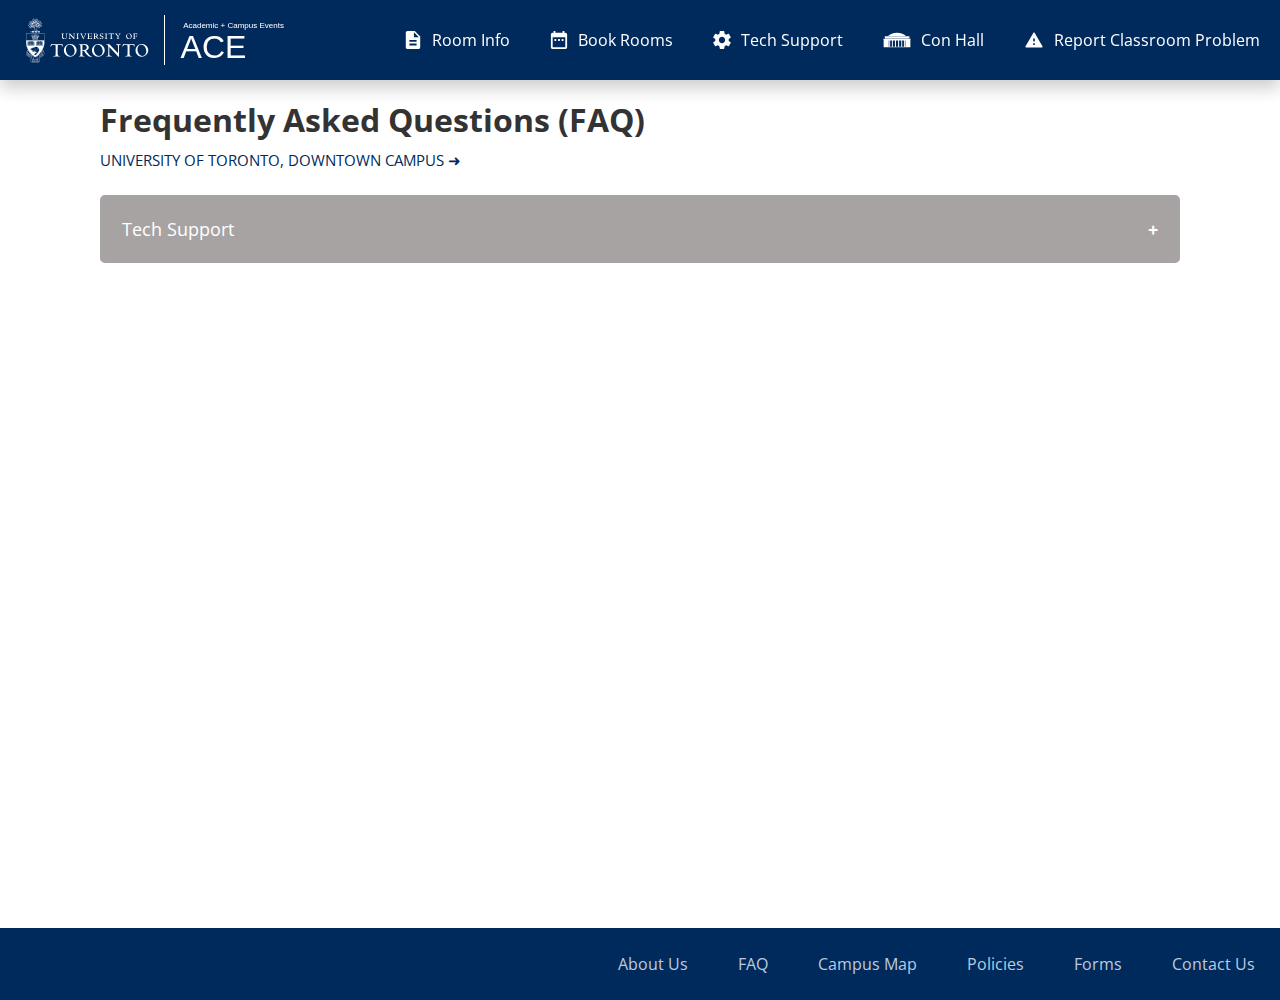
<file: faq.html>
<!DOCTYPE HTML PUBLIC "-//W3C//DTD HTML 4.01 Transitional//EN"
   "http://www.w3.org/TR/html4/loose.dtd">

<html lang="en">

<head>
  <meta http-equiv="Content-Type" content="text/html; charset=ISO-8859-1">
  <meta name="description" content="Academic and Campus Events, University of Toronto">
  <meta name="keywords" content="ACE, Academic and Campus Events, UofT, Room Bookings, Classrooms, Technology Support, Wedding Photography, Filming, Maps">
  <meta name="viewport" content="width=device-width, initial-scale=1.0">
  <META HTTP-EQUIV="PRAGMA" CONTENT="NO-CACHE">
  <META HTTP-EQUIV="CACHE-CONTROL" CONTENT="NO-CACHE">

  <title>FAQ</title>
  <link rel="shortcut icon" href="images/ico.ico">
  <link rel="stylesheet" href="css/main.css" type="text/css">
  <link href="https://fonts.googleapis.com/css?family=Open+Sans:400,700" rel="stylesheet">
  <script src="js/collapsible.js"></script>
  <script src="https://cdnjs.cloudflare.com/ajax/libs/jquery/3.3.1/jquery.min.js"></script>
  <script src="js/navbar.js"></script>
</head>

<body>
  <!-- Header and Titles -->
  <div id="container">
    <section class="navigation">
      <div class="nav-container">
        <div class="brand">
          <a href="index.html" width="18px" id='image'>
            <img id="uoft_logo" src="images/UofT_Logo.svg" alt="U of T Logo" />
            <div style="height: 50px; border-left: 1px solid white"></div>
            <img id="ace_logo" src="images/ACE_Logo.svg" alt="ACE Logo" />
          </a>
        </div>
        <nav>
          <div class="nav-mobile"><a id="nav-toggle"><span></span></a></div>
          <ul class="nav-list">
            <li>
              <a href="../class_spec">
                <svg width="18px" height="18px" viewBox="0 0 418 522" version="1.1" xmlns="http://www.w3.org/2000/svg" xmlns:xlink="http://www.w3.org/1999/xlink">
                    <title>Room description icon</title>
                    <g id="Page-1" stroke="none" stroke-width="1" fill="#ffffff" fill-rule="evenodd">
                        <path d="M261.25,0 L52.25,0 C23.5125,0 0.26125,23.49 0.26125,52.2 L0,469.8 C0,498.51 23.25125,522 51.98875,522 L365.75,522 C394.4875,522 418,498.51 418,469.8 L418,156.6 L261.25,0 L261.25,0 Z M313,417 L104,417 L104,365 L313,365 L313,417 L313,417 Z M313,313 L104,313 L104,261 L313,261 L313,313 L313,313 Z M235,183 L235,39 L379,183 L235,183 L235,183 Z" id="Icon"></path>
                    </g>
                </svg>Room Info
              </a>
            </li>
            <li>
              <a href="room_res.html">
                <svg width="18px" height="18px" viewBox="0 0 428 475" version="1.1" xmlns="http://www.w3.org/2000/svg" xmlns:xlink="http://www.w3.org/1999/xlink">
                    <title>Room Reservation icon</title>
                    <g id="Page-1" stroke="none" stroke-width="1" fill="#ffffff" fill-rule="evenodd">
                        <path d="M142,214 L95,214 L95,261 L142,261 L142,214 L142,214 Z M237,214 L190,214 L190,261 L237,261 L237,214 L237,214 Z M332,214 L285,214 L285,261 L332,261 L332,214 L332,214 Z M380.444444,47.5 L356.666667,47.5 L356.666667,0 L309.111111,0 L309.111111,47.5 L118.888889,47.5 L118.888889,0 L71.3333333,0 L71.3333333,47.5 L47.5555556,47.5 C21.1622222,47.5 0.237777778,68.875 0.237777778,95 L0,427.5 C0,453.625 21.1622222,475 47.5555556,475 L380.444444,475 C406.6,475 428,453.625 428,427.5 L428,95 C428,68.875 406.6,47.5 380.444444,47.5 L380.444444,47.5 Z M380,428 L47,428 L47,167 L380,167 L380,428 L380,428 Z" id="Icon"></path>
                    </g>
                </svg>Book Rooms
              </a>
            </li>
            <li>
              <a href="tech_support.html">
                <svg width="18px" height="18px" viewBox="0 0 517 531" version="1.1" xmlns="http://www.w3.org/2000/svg" xmlns:xlink="http://www.w3.org/1999/xlink">
                    <title>Tech Support icon</title>
                    <g id="Page-1" stroke="none" stroke-width="1" fill="#ffffff" fill-rule="evenodd">
                        <path d="M455.580254,291.519 C456.642254,283.023 457.438754,274.527 457.438754,265.5 C457.438754,256.473 456.642254,247.977 455.580254,239.481 L511.600754,195.6735 C516.645254,191.691 517.972754,184.5225 514.786754,178.6815 L461.686754,86.8185 C458.500754,80.9775 451.332254,78.8535 445.491254,80.9775 L379.381754,107.5275 C365.575754,96.9075 350.707754,88.146 334.512254,81.5085 L324.423254,11.151 C323.626754,4.779 318.051254,0 311.413754,0 L205.213754,0 C198.576254,0 193.000754,4.779 192.204254,11.151 L182.115254,81.5085 C165.919754,88.146 151.051754,97.173 137.245754,107.5275 L71.1362541,80.9775 C65.0297541,78.588 58.1267541,80.9775 54.9407541,86.8185 L1.84075408,178.6815 C-1.61074592,184.5225 -0.0177459156,191.691 5.02675408,195.6735 L61.0472541,239.481 C59.9852541,247.977 59.1887541,256.7385 59.1887541,265.5 C59.1887541,274.2615 59.9852541,283.023 61.0472541,291.519 L5.02675408,335.3265 C-0.0177459156,339.309 -1.34524592,346.4775 1.84075408,352.3185 L54.9407541,444.1815 C58.1267541,450.0225 65.2952541,452.1465 71.1362541,450.0225 L137.245754,423.4725 C151.051754,434.0925 165.919754,442.854 182.115254,449.4915 L192.204254,519.849 C193.000754,526.221 198.576254,531 205.213754,531 L311.413754,531 C318.051254,531 323.626754,526.221 324.423254,519.849 L334.512254,449.4915 C350.707754,442.854 365.575754,433.827 379.381754,423.4725 L445.491254,450.0225 C451.597754,452.412 458.500754,450.0225 461.686754,444.1815 L514.786754,352.3185 C517.972754,346.4775 516.645254,339.309 511.600754,335.3265 L455.580254,291.519 L455.580254,291.519 Z M258.313754,358.425 C207.072254,358.425 165.388754,316.7415 165.388754,265.5 C165.388754,214.2585 207.072254,172.575 258.313754,172.575 C309.555254,172.575 351.238754,214.2585 351.238754,265.5 C351.238754,316.7415 309.555254,358.425 258.313754,358.425 L258.313754,358.425 Z" id="Icon"></path>
                    </g>
                </svg>Tech Support
              </a>
            </li>
            <li>
              <a href="/conhall">
                <svg width="28px" height="18px" viewBox="0 0 674 350" version="1.1" xmlns="http://www.w3.org/2000/svg" xmlns:xlink="http://www.w3.org/1999/xlink">
                  <title>con hall icon</title>
                  <g fill="#ffffff" fill-rule="evenodd">
                      <path d="M658.632075,146.059908 L674,146.059908 L659.091607,162.9593 L659.091607,350 L15.5722569,350 L15.5722569,163.711823 L-4.54747351e-13,146.059908 L15.6998572,146.059908 L658.632075,146.059908 Z M137.682191,186.359447 L137.682191,340.230415 L149.893184,340.230415 L149.893184,186.359447 L137.682191,186.359447 Z M527.212879,186.359447 L527.212879,340.230415 L539.423872,340.230415 L539.423872,186.359447 L527.212879,186.359447 Z M171.872972,186.359447 L171.872972,340.230415 L214.611449,340.230415 L214.611449,186.359447 L171.872972,186.359447 Z M236.591237,186.359447 L236.591237,340.230415 L287.877409,340.230415 L287.877409,186.359447 L236.591237,186.359447 Z M312.299396,186.359447 L312.299396,340.230415 L363.585568,340.230415 L363.585568,186.359447 L312.299396,186.359447 Z M388.007555,186.359447 L388.007555,340.230415 L439.293727,340.230415 L439.293727,186.359447 L388.007555,186.359447 Z M461.273515,186.359447 L461.273515,340.230415 L504.011992,340.230415 L504.011992,186.359447 L461.273515,186.359447 Z M46.3549409,85 L46.3549409,98.4331797 L34.1439476,85 L46.3549409,85 Z M633.750556,85 L645.961549,85 L633.750556,98.4331797 L633.750556,85 Z"></path>
                      <rect x="46" y="85" width="588" height="55"></rect>
                      <path d="M125,78.9999898 C163.632357,32.2159246 244.720738,0 338.499996,0 C432.279253,0 513.367635,32.2159246 551.999992,78.9999898 L124.999992,79 Z"></path>
                  </g>
                </svg>Con Hall
              </a>
            </li>
            <li>
              <a href=",,/rrslite/f?p=107">
                <svg version="1.1" xmlns="http://www.w3.org/2000/svg" xmlns:xlink="http://www.w3.org/1999/xlink" x="0px"
                  y="0px" width="20px" height="20px" viewBox="0 0 24 24" enable-background="new 0 0 24 24"
                  xml:space="preserve">
                <g id="Header_x2F_BG" display="none">
                  <rect x="-446" y="-270" display="inline" fill="#ffffff" width="520" height="520"/>
                </g>
                <g id="Bounding_Boxes" fill="#ffffff">
                  <g id="ui_x5F_spec_x5F_header_copy_3" display="none">
                  </g>
                  <path fill="none" d="M0,0h24v24H0V0z"/>
                </g>
                <g id="Rounded">
                  <g id="ui_x5F_spec_x5F_header_copy_5" display="none">
                  </g>
                  <path d="M2.73,21h18.53c0.77,0,1.25-0.83,0.87-1.5l-9.27-16c-0.39-0.67-1.35-0.67-1.73,0l-9.27,16C1.48,20.17,1.96,21,2.73,21z
                     M13,18h-2v-2h2V18z M12,14L12,14c-0.55,0-1-0.45-1-1v-2c0-0.55,0.45-1,1-1h0c0.55,0,1,0.45,1,1v2C13,13.55,12.55,14,12,14z"/>
                </g>
                <g id="Sharp" display="none">
                  <g id="ui_x5F_spec_x5F_header_copy_4">
                  </g>
                  <path display="inline" d="M1,21h22L12,2L1,21z M13,18h-2v-2h2V18z M13,14h-2v-4h2V14z"/>
                </g>
                <g id="Outline" display="none">
                  <g id="ui_x5F_spec_x5F_header">
                  </g>
                  <g display="inline">
                    <path id="XMLID_597_" d="M12,5.99L19.53,19H4.47L12,5.99 M12,2L1,21h22L12,2L12,2z"/>
                    <polygon id="XMLID_599_" points="13,16 11,16 11,18 13,18 13,16 		"/>
                    <polygon id="XMLID_598_" points="13,10 11,10 11,14 13,14 13,10 		"/>
                  </g>
                </g>
                <g id="Duotone" display="none">
                  <g id="ui_x5F_spec_x5F_header_copy_2">
                  </g>
                  <g display="inline">
                    <path opacity="0.3" d="M12,5.99L4.47,19h15.06L12,5.99z M13,18h-2v-2h2V18z M11,14v-4h2v4H11z"/>
                    <g>
                      <path d="M12,2L1,21h22L12,2z M12,5.99L19.53,19H4.47L12,5.99z"/>
                      <rect x="11" y="16" width="2" height="2"/>
                      <rect x="11" y="10" width="2" height="4"/>
                    </g>
                  </g>
                </g>
                <g id="Material" display="none">
                  <g id="ui_x5F_spec_x5F_header_copy">
                  </g>
                  <path display="inline" d="M1,21h22L12,2L1,21z M13,18h-2v-2h2V18z M13,14h-2v-4h2V14z"/>
                </g>
                </svg>Report Classroom Problem
              </a>
            </li>
          </ul>
        </nav>
      </div>
    </section>

    <div class="wrapper2">
      <h1>Frequently Asked Questions (FAQ)<br><a target="_blank" href="http://www.utoronto.ca"><span class="sub_title">University of Toronto, Downtown Campus <span>&#10140;</span></span></a></h1>
      <button class="collapsible" id="ts">Tech Support</button>
      <div class="majorSection">
        <p class="title">General</p>
        <section>
          <h3>What do I do if the equipment doesn't arrive?</h3>
          <p>Equipment is scheduled to arrive no later than 10 past the hour (when UofT classes commence).
            If you require additional set up time, be sure to request a reasonable delivery time when
            booking the equipment. However, keep in mind that there may be other classes scheduled in
            the room. Consult the Academic + Campus Events for advice on this matter.
          </p>
        </section>
        <section>
          <h3>Who can I call for help (Immediate assistance) during my class?</h3>
          <p>For immediate assistance call the Emergency/After Hours line at: 416-978-0423.</p>
        </section>
        <section>
          <h3>How can I learn to use classroom technology most effectively?</h3>
          <p>You may contact
            <a href="http://www.teaching.utoronto.ca" target="_blank" class="link">CTSI (Centre for Teaching Support and Innovation)</a>            for Academic Technology. These offices provide one-on-one consultation for instructors and
            offer regular workshops on various types of instructional technology.
          </p>
        </section>
        <section>
          <h3>To whom do I report equipment problems?</h3>
          <p>If the problem is not an emergency, please use the on-line form for reporting classroom and
            equipment problems, available at:</p>
          <a href="../comments" class="button">Classroom and A/V Problems</a>
        </section>

        <p class="title">Booking</p>
        <section>
          <h3>Who should my first point of contact be if I'm thinking of using technology (A/V Equipment) in my classroom?</h3>
          <p>You should always speak to someone in your department/division first, such as your undergraduate
            chair/associate chair. He/she will be able to tell you what sort of equipment and support
            your department/division may have in place. They may refer you to the Academic + Campus Events
            to discuss possibilities.
          </p>
        </section>
        <section>
          <h3>How can I book audio-visual equipment?</h3>
          <p>Consult your department/division/college to determine how bookings are made. Many departments
            have one contact person who is charged with making all the necessary arrangements.
          </p>
        </section>
        <section>
          <h3>When should I book equipment?</h3>
          <p>In general, it is advisable to make arrangements as early as possible (e.g. a few weeks before
            you actually need the equipment). Keep in mind, at the start of each term the Classroom Technology
            Support Office receives hundreds of requests - it is always a good idea to submit your requests
            early! Try to avoid last minute requests. Also, when requesting equipment, be sure to arrange
            for an operator if you need help setting up the equipment.
          </p>
        </section>

        <p class="title">Equipment</p>
        <section>
          <h3>What sort of equipment is available?</h3>
          <p>The types of equipment currently available includes:</p>
          <ul>
            <li>Standard Teaching Station & TSJr control stations</li>
            <li>Overhead projectors (for transparencies) (available in most classrooms at all times)</li>
            <li>Data Projectors (digital projection)</li>
            <li>TV monitors</li>
            <li>VCRs/DVD Players</li>
            <li>Slide Projectors</li>
            <li>Stereos (cassette and/or cd players)</li>
            <li>Sound systems</li>
          </ul>
          <p>If you require a specific type of equipment not listed here or a particular set up in your
            classroom, the Academic + Campus Events will work with you to best meet your needs.
          </p>
        </section>
        <section>
          <h3>Can I bring in my own equipment?</h3>
          <p>Yes. In fact, in some cases this may be required, particularly if you wish to make power point
            presentations or access the internet, in which case you may need to bring in your own computer/laptop.
            However, you may wish to consult with the Academic + Campus Events or your department/division
            as some equipment may not be suited for the classroom in which you are teaching.
          </p>
        </section>
        <section>
          <h3>How do I ensure that my course is scheduled in a room that can accommodate my audiovisual / technology needs?</h3>
          <p>By communicating your A/V needs early in the room allocation process these factors can be taken
            into account when determining a suitable location. Room allocations are typically handled
            within departments/divisions and therefore any special requests should be directed to the
            appropriate person.
          </p>
        </section>

        <p class="title">Internet</p>
        <section>
          <h3>Is internet access available in classrooms?</h3>
          <h4>For Instructors</h4>
          <p>Instructor wired internet is available via UTORid at all rooms with a Teaching Station or Teaching
            Station Jr. Some buildings have internet wall jacks that belong to a specific building network
            - like Sidney Smith and Bahen. IP (internet protocol) addresses for these rooms can be obtained
            from the Academic + Campus Events when you book equipment. <a href="tech_support.html#contact"
              class="link">Contact</a> ACE to ask about a specific room.
          </p>
          <h4>Public/Wireless</h4>
          <p>The campus wireless internet network has been expanding rapidly, and provides access for all
            via UTORid. See the <a href="tech_support.html#wireless" class="link">wireless</a> tab.
          </p>
        </section>

        <p class="title">Training</p>
        <section>
          <h3>Is training available for the various types of A/V equipment?</h3>
          <p>Yes. The Classroom Technology Support Office can arrange demonstrations of the University's
            A/V equipment. Contact the Academic + Campus Events at 416 - 978 - 6544 or
            <a href="mailto:avrequests.ACE@utoronto.ca" class="link">avrequests.ACE@utoronto.ca</a>
          </p>
          <p>ACE tech support webpage:
            <a href="tech_support.html" class="link">http://www.ace.utoronto.ca/ACE/tech_support.html</a>
          </p>
        </section>
        <section>
          <h3>How can I learn to use classroom technology most effectively?</h3>
          <p>You may contact the Office of Teaching Advancement or the Resource Centre for Academic Technology.
            These offices provide one-on-one consultation for instructors and offer regular workshops
            on various types of instructional technology.
          </p>
        </section>
        <section>
          <h3>Train yourself!</h3>
          <p>Try out the simulator on the Teaching Station website.</p>
          <a href="http://sites.utoronto.ca/teachingstation/" class="button">Teaching Station & TSJr.</a>
        </section>

        <p class="title">Technicians</p>
        <section>
          <h3>Can I book a technician to assist me in my class?</h3>
          <p>Yes. There are two types of available assistance:</p>
          <ol>
            <li><strong>Assist</strong> - An A/V technician will help you to set up before your class and
              ensure that your presentation is underway (generally 15-20 minutes)
            </li>
            <li><strong>Operator Required</strong> - An A/V technician will assist with the set up, run your
              presentation and remain in the room for the duration of the class.
            </li>
          </ol>
        </section>
        <section>
          <h3>What are the associated costs?</h3>
          <p>The fee for the basic service is $20, whereas the on-site operator fee is $30/hour. Confirm
            all costs at time of booking.
          </p>
        </section>
      </div>
    </div>

    <!------------------------------------------------- foooter ------------------------------------>
    <footer id="footer">
      <nav>
        <ul id="footer_items">
          <li><a href="index2.html">About Us</a></li>
          <li><a href="faq.html">FAQ</a></li>
          <li><a href="http://map.utoronto.ca" target="_blank">Campus Map</a></li>
          <li><a href="policies.html">Policies</a></li>
          <li><a href="forms.html">Forms</a></li>
          <li><a href="contact.html">Contact Us</a></li>
        </ul>
      </nav>
    </footer>
  </div>
</body>

</html>
</file>
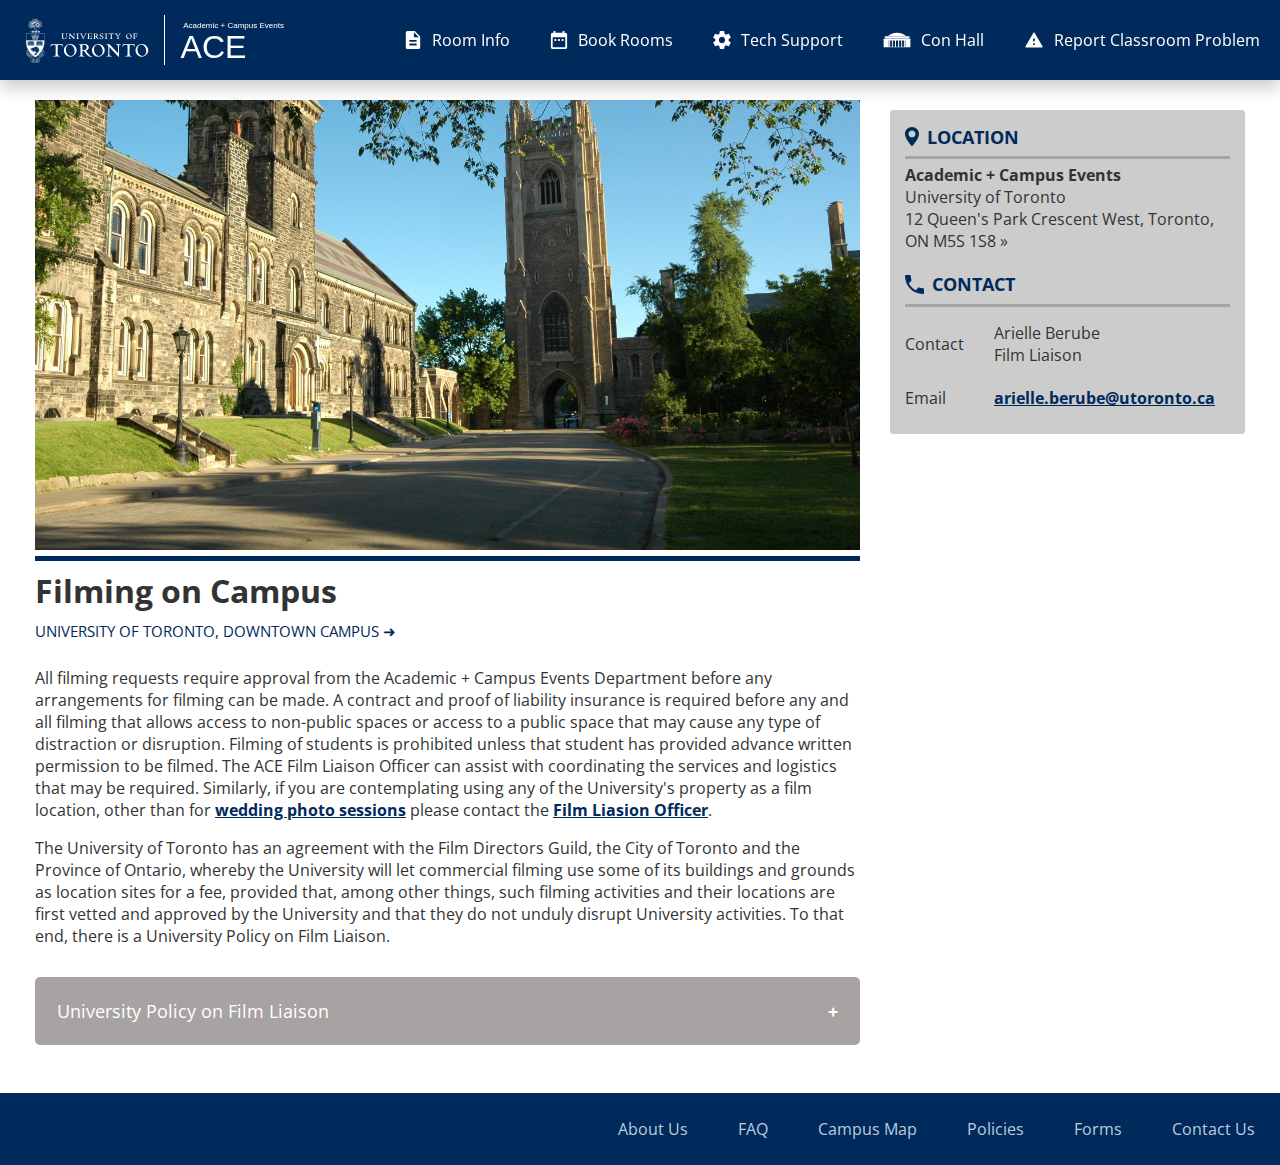
<file: film.html>
<!DOCTYPE HTML PUBLIC "-//W3C//DTD HTML 4.01 Transitional//EN"
   "http://www.w3.org/TR/html4/loose.dtd">

<html lang="en">

<head>
  <meta http-equiv="Content-Type" content="text/html; charset=ISO-8859-1">
  <meta name="description" content="Academic and Campus Events, University of Toronto">
  <meta name="keywords" content="ACE, Academic and Campus Events, UofT, Room Bookings, Classrooms, Technology Support, Wedding Photography, Filming, Maps">
  <meta name="viewport" content="width=device-width, initial-scale=1.0">
  <META HTTP-EQUIV="PRAGMA" CONTENT="NO-CACHE">
  <META HTTP-EQUIV="CACHE-CONTROL" CONTENT="NO-CACHE">

  <title>Filming</title>
  <link rel="shortcut icon" href="images/ico.ico">
  <link rel="stylesheet" href="css/main.css" type="text/css">
  <link href="https://fonts.googleapis.com/css?family=Open+Sans:400,700" rel="stylesheet">
  <script src="js/collapsible.js"></script>
  <script src="https://cdnjs.cloudflare.com/ajax/libs/jquery/3.3.1/jquery.min.js"></script>
  <script src="js/navbar.js"></script>
</head>

<body>
  <!-- Header and Titles -->
  <div id="container">
    <section class="navigation">
      <div class="nav-container">
        <div class="brand">
          <a href="index.html" width="18px" id='image'>
            <img id="uoft_logo" src="images/UofT_Logo.svg" alt="U of T Logo" />
            <div style="height: 50px; border-left: 1px solid white"></div>
            <img id="ace_logo" src="images/ACE_Logo.svg" alt="ACE Logo" />
          </a>
        </div>
        <nav>
          <div class="nav-mobile"><a id="nav-toggle"><span></span></a></div>
          <ul class="nav-list">
            <li>
              <a href="../class_spec">
                <svg width="18px" height="18px" viewBox="0 0 418 522" version="1.1" xmlns="http://www.w3.org/2000/svg" xmlns:xlink="http://www.w3.org/1999/xlink">
                    <title>Room description icon</title>
                    <g id="Page-1" stroke="none" stroke-width="1" fill="#ffffff" fill-rule="evenodd">
                        <path d="M261.25,0 L52.25,0 C23.5125,0 0.26125,23.49 0.26125,52.2 L0,469.8 C0,498.51 23.25125,522 51.98875,522 L365.75,522 C394.4875,522 418,498.51 418,469.8 L418,156.6 L261.25,0 L261.25,0 Z M313,417 L104,417 L104,365 L313,365 L313,417 L313,417 Z M313,313 L104,313 L104,261 L313,261 L313,313 L313,313 Z M235,183 L235,39 L379,183 L235,183 L235,183 Z" id="Icon"></path>
                    </g>
                </svg>Room Info
              </a>
            </li>
            <li>
              <a href="room_res.html">
                <svg width="18px" height="18px" viewBox="0 0 428 475" version="1.1" xmlns="http://www.w3.org/2000/svg" xmlns:xlink="http://www.w3.org/1999/xlink">
                    <title>Room Reservation icon</title>
                    <g id="Page-1" stroke="none" stroke-width="1" fill="#ffffff" fill-rule="evenodd">
                        <path d="M142,214 L95,214 L95,261 L142,261 L142,214 L142,214 Z M237,214 L190,214 L190,261 L237,261 L237,214 L237,214 Z M332,214 L285,214 L285,261 L332,261 L332,214 L332,214 Z M380.444444,47.5 L356.666667,47.5 L356.666667,0 L309.111111,0 L309.111111,47.5 L118.888889,47.5 L118.888889,0 L71.3333333,0 L71.3333333,47.5 L47.5555556,47.5 C21.1622222,47.5 0.237777778,68.875 0.237777778,95 L0,427.5 C0,453.625 21.1622222,475 47.5555556,475 L380.444444,475 C406.6,475 428,453.625 428,427.5 L428,95 C428,68.875 406.6,47.5 380.444444,47.5 L380.444444,47.5 Z M380,428 L47,428 L47,167 L380,167 L380,428 L380,428 Z" id="Icon"></path>
                    </g>
                </svg>Book Rooms
              </a>
            </li>
            <li>
              <a href="tech_support.html">
                <svg width="18px" height="18px" viewBox="0 0 517 531" version="1.1" xmlns="http://www.w3.org/2000/svg" xmlns:xlink="http://www.w3.org/1999/xlink">
                    <title>Tech Support icon</title>
                    <g id="Page-1" stroke="none" stroke-width="1" fill="#ffffff" fill-rule="evenodd">
                        <path d="M455.580254,291.519 C456.642254,283.023 457.438754,274.527 457.438754,265.5 C457.438754,256.473 456.642254,247.977 455.580254,239.481 L511.600754,195.6735 C516.645254,191.691 517.972754,184.5225 514.786754,178.6815 L461.686754,86.8185 C458.500754,80.9775 451.332254,78.8535 445.491254,80.9775 L379.381754,107.5275 C365.575754,96.9075 350.707754,88.146 334.512254,81.5085 L324.423254,11.151 C323.626754,4.779 318.051254,0 311.413754,0 L205.213754,0 C198.576254,0 193.000754,4.779 192.204254,11.151 L182.115254,81.5085 C165.919754,88.146 151.051754,97.173 137.245754,107.5275 L71.1362541,80.9775 C65.0297541,78.588 58.1267541,80.9775 54.9407541,86.8185 L1.84075408,178.6815 C-1.61074592,184.5225 -0.0177459156,191.691 5.02675408,195.6735 L61.0472541,239.481 C59.9852541,247.977 59.1887541,256.7385 59.1887541,265.5 C59.1887541,274.2615 59.9852541,283.023 61.0472541,291.519 L5.02675408,335.3265 C-0.0177459156,339.309 -1.34524592,346.4775 1.84075408,352.3185 L54.9407541,444.1815 C58.1267541,450.0225 65.2952541,452.1465 71.1362541,450.0225 L137.245754,423.4725 C151.051754,434.0925 165.919754,442.854 182.115254,449.4915 L192.204254,519.849 C193.000754,526.221 198.576254,531 205.213754,531 L311.413754,531 C318.051254,531 323.626754,526.221 324.423254,519.849 L334.512254,449.4915 C350.707754,442.854 365.575754,433.827 379.381754,423.4725 L445.491254,450.0225 C451.597754,452.412 458.500754,450.0225 461.686754,444.1815 L514.786754,352.3185 C517.972754,346.4775 516.645254,339.309 511.600754,335.3265 L455.580254,291.519 L455.580254,291.519 Z M258.313754,358.425 C207.072254,358.425 165.388754,316.7415 165.388754,265.5 C165.388754,214.2585 207.072254,172.575 258.313754,172.575 C309.555254,172.575 351.238754,214.2585 351.238754,265.5 C351.238754,316.7415 309.555254,358.425 258.313754,358.425 L258.313754,358.425 Z" id="Icon"></path>
                    </g>
                </svg>Tech Support
              </a>
            </li>
            <li>
              <a href="/conhall">
                <svg width="28px" height="18px" viewBox="0 0 674 350" version="1.1" xmlns="http://www.w3.org/2000/svg" xmlns:xlink="http://www.w3.org/1999/xlink">
                  <title>con hall icon</title>
                  <g fill="#ffffff" fill-rule="evenodd">
                      <path d="M658.632075,146.059908 L674,146.059908 L659.091607,162.9593 L659.091607,350 L15.5722569,350 L15.5722569,163.711823 L-4.54747351e-13,146.059908 L15.6998572,146.059908 L658.632075,146.059908 Z M137.682191,186.359447 L137.682191,340.230415 L149.893184,340.230415 L149.893184,186.359447 L137.682191,186.359447 Z M527.212879,186.359447 L527.212879,340.230415 L539.423872,340.230415 L539.423872,186.359447 L527.212879,186.359447 Z M171.872972,186.359447 L171.872972,340.230415 L214.611449,340.230415 L214.611449,186.359447 L171.872972,186.359447 Z M236.591237,186.359447 L236.591237,340.230415 L287.877409,340.230415 L287.877409,186.359447 L236.591237,186.359447 Z M312.299396,186.359447 L312.299396,340.230415 L363.585568,340.230415 L363.585568,186.359447 L312.299396,186.359447 Z M388.007555,186.359447 L388.007555,340.230415 L439.293727,340.230415 L439.293727,186.359447 L388.007555,186.359447 Z M461.273515,186.359447 L461.273515,340.230415 L504.011992,340.230415 L504.011992,186.359447 L461.273515,186.359447 Z M46.3549409,85 L46.3549409,98.4331797 L34.1439476,85 L46.3549409,85 Z M633.750556,85 L645.961549,85 L633.750556,98.4331797 L633.750556,85 Z"></path>
                      <rect x="46" y="85" width="588" height="55"></rect>
                      <path d="M125,78.9999898 C163.632357,32.2159246 244.720738,0 338.499996,0 C432.279253,0 513.367635,32.2159246 551.999992,78.9999898 L124.999992,79 Z"></path>
                  </g>
                </svg>Con Hall
              </a>
            </li>
            <li>
              <a href=",,/rrslite/f?p=107">
                <svg version="1.1" xmlns="http://www.w3.org/2000/svg" xmlns:xlink="http://www.w3.org/1999/xlink" x="0px"
                  y="0px" width="20px" height="20px" viewBox="0 0 24 24" enable-background="new 0 0 24 24"
                  xml:space="preserve">
                <g id="Header_x2F_BG" display="none">
                  <rect x="-446" y="-270" display="inline" fill="#ffffff" width="520" height="520"/>
                </g>
                <g id="Bounding_Boxes" fill="#ffffff">
                  <g id="ui_x5F_spec_x5F_header_copy_3" display="none">
                  </g>
                  <path fill="none" d="M0,0h24v24H0V0z"/>
                </g>
                <g id="Rounded">
                  <g id="ui_x5F_spec_x5F_header_copy_5" display="none">
                  </g>
                  <path d="M2.73,21h18.53c0.77,0,1.25-0.83,0.87-1.5l-9.27-16c-0.39-0.67-1.35-0.67-1.73,0l-9.27,16C1.48,20.17,1.96,21,2.73,21z
                     M13,18h-2v-2h2V18z M12,14L12,14c-0.55,0-1-0.45-1-1v-2c0-0.55,0.45-1,1-1h0c0.55,0,1,0.45,1,1v2C13,13.55,12.55,14,12,14z"/>
                </g>
                <g id="Sharp" display="none">
                  <g id="ui_x5F_spec_x5F_header_copy_4">
                  </g>
                  <path display="inline" d="M1,21h22L12,2L1,21z M13,18h-2v-2h2V18z M13,14h-2v-4h2V14z"/>
                </g>
                <g id="Outline" display="none">
                  <g id="ui_x5F_spec_x5F_header">
                  </g>
                  <g display="inline">
                    <path id="XMLID_597_" d="M12,5.99L19.53,19H4.47L12,5.99 M12,2L1,21h22L12,2L12,2z"/>
                    <polygon id="XMLID_599_" points="13,16 11,16 11,18 13,18 13,16 		"/>
                    <polygon id="XMLID_598_" points="13,10 11,10 11,14 13,14 13,10 		"/>
                  </g>
                </g>
                <g id="Duotone" display="none">
                  <g id="ui_x5F_spec_x5F_header_copy_2">
                  </g>
                  <g display="inline">
                    <path opacity="0.3" d="M12,5.99L4.47,19h15.06L12,5.99z M13,18h-2v-2h2V18z M11,14v-4h2v4H11z"/>
                    <g>
                      <path d="M12,2L1,21h22L12,2z M12,5.99L19.53,19H4.47L12,5.99z"/>
                      <rect x="11" y="16" width="2" height="2"/>
                      <rect x="11" y="10" width="2" height="4"/>
                    </g>
                  </g>
                </g>
                <g id="Material" display="none">
                  <g id="ui_x5F_spec_x5F_header_copy">
                  </g>
                  <path display="inline" d="M1,21h22L12,2L1,21z M13,18h-2v-2h2V18z M13,14h-2v-4h2V14z"/>
                </g>
                </svg>Report Classroom Problem
              </a>
            </li>
          </ul>
        </nav>
      </div>
    </section>

    <div class="wrapper more_line_height">
      <div class="main">
        <div class="background-container">
          <div class="background filming"></div>
        </div>
        <h1>Filming on Campus<br><a target="_blank" href="http://www.utoronto.ca"><span class="sub_title">University of Toronto, Downtown Campus <span>&#10140;</span></span></a></h1>
        <section>
          <p>All filming requests require approval from the Academic + Campus Events Department before any
            arrangements for filming can be made. A contract and proof of liability insurance is required
            before any and all filming that allows access to non-public spaces or access to a public
            space that may cause any type of distraction or disruption. Filming of students is prohibited
            unless that student has provided advance written permission to be filmed. The ACE Film Liaison
            Officer can assist with coordinating the services and logistics that may be required. Similarly,
            if you are contemplating using any of the University's property as a film location, other
            than for <a href="weddinghome.html" class="link">wedding photo sessions</a> please contact
            the
            <a href="mailto:arielle.berube@utoronto.ca" class="link">Film Liasion Officer</a>.
          </p>
          <p>The University of Toronto has an agreement with the Film Directors Guild, the City of Toronto
            and the Province of Ontario, whereby the University will let commercial filming use some
            of its buildings and grounds as location sites for a fee, provided that, among other things,
            such filming activities and their locations are first vetted and approved by the University
            and that they do not unduly disrupt University activities. To that end, there is a University
            Policy on Film Liaison.
          </p>
        </section>

        <button class="collapsible">University Policy on Film Liaison</button>
        <div class="majorSection">
          <section>
            <h3>Purpose</h3>
            <p>To provide a comprehensive Film Liaison Policy and Service so that space and facilities on
              the St. George campus can be used by external media production organizations as film locations
              without disruption or cost to the University.
            </p>
          </section>
          <section>
            <button class="collapsible inner">Objectives</button>
            <div class="majorSection">
              <section>
                <ul>
                  <li>To provide an expert service which is aware of the complex requirements of production
                    companies in utilizing film locations, the physical resources of the University which
                    might be suitable for their requirements, and the interests of University students
                    and staff.
                  </li>
                  <li>To minimize disruption of normal University activities.</li>
                  <li>To assist non-commercial production agencies and public broadcasting institutions in
                    creating educational and public interest programs.
                  </li>
                  <li>To provide and control general access to University exterior locations and limited
                    access to interior locations for commercial production companies producing feature
                    films, commercials, still photography and general entertainment programs.
                  </li>
                  <li>To recover all costs of the Film Liaison Service and provide financial compensation,
                    where required, to occupants of buildings where interior filming is undertaken.
                  </li>
                  <li>To preserve the institutional reputation and image of the University.</li>
                </ul>
              </section>
            </div>

            <button class="collapsible inner">Policy</button>
            <div class="majorSection">
              <section>
                <ol>
                  <li>The Policy for Film Liaison will not apply to news and public affairs coverage of University
                    events, activities and personalities by television, film or sound recording. This
                    coverage will be approved and arranged by the University's Department of Public Affairs.
                    Coverage of sports events will be approved and arranged by the Department of Athletics
                    and Recreation. When news and public affairs coverage includes complex documentary
                    filming, the University's Policy for Film Liaison will apply, including fees, and
                    assistance will be provided by the Film Liaison Service.
                  </li>
                  <li>All other requests to use University buildings, grounds and facilities for the purposes
                    of filming will be handled by the Film Liaison Service.
                  </li>
                  <li>The Service will coordinate access to all areas on the St. George campus, except for
                    the federated and affiliated colleges (a list of these colleges is listed on page
                    4). Due to its status as a memorial, neither film nor photo shoots are permitted
                    at or within Soldiers' Tower.
                  </li>
                  <li>No film location request will be approved which seriously disrupts the normal activities
                    of the University.
                  </li>
                  <li>Permission to film inside University buildings, with the exception of space that is
                    normally available for rental, will only be granted when such locations are unique
                    and not available elsewhere. The wide range of interior locations and the convenience
                    of the University's Film Liaison Service are not criteria for accessibility.
                  </li>
                  <li>For interior locations, the Film Liaison Service must secure approval from the Administrative
                    Officer(s) of the division(s) occupying the space requested.
                  </li>
                  <li>No major set construction or alteration of buildings will be permitted. Any set decoration
                    must be clearly specified in writing and all areas occupied in connection with the
                    filming must be returned to their normal condition.
                  </li>
                  <li>A program script will be submitted prior to the commencement of filming so that the
                    Film Liaison Service can ascertain that such filming will not damage the reputation
                    or image of the University.
                  </li>
                  <li>No weapons, ammunition or fireworks (authentic or replica) are permitted on University
                    property.
                  </li>
                  <li>For productions that do not involve University events and activities, every effort
                    should be made to maintain the anonymity of the University, including promotion and
                    credits; the University, however, may require that it be identified if it feels this
                    would be in its interest.
                  </li>
                  <li>Whenever a Location Fee is being charged, an agreement will be entered into between
                    the University and the Production agency (see attached Form of Agreement).
                  </li>
                  <li>Requests for filming must normally be made at least two weeks in advance and in no
                    case will be accepted fewer than ten days in advance.
                  </li>
                  <li>Notwithstanding the terms and conditions of this policy, the Film Liaison Service has
                    the right to refuse any request for filming on the premises of the University. Factors
                    in such a decision may include the reputation and financial security of the production
                    agency, and the history of previous dealings with that agency.
                  </li>
                </ol>
              </section>
            </div>

            <button class="collapsible inner">Fees and Other Charges</button>
            <div class="majorSection">
              <section>
                <p class="important">Fees and policy listed here are subject to confirmation with ACE / University Film Liaison</p>
                <ol>
                  <li>A Location Fee of <span class="cost">$4,000</span> per day will be charged to any production
                    agency using University locations for the purposes of producing feature films, television
                    commercials, and general entertainment programs.
                  </li>
                  <li>The <strong>Location Fee</strong> may be waived for non-commercial production agencies
                    and public broadcasting institutions producing educational and public interest programs,
                    including documentaries.
                  </li>
                  <li>A minimum <strong>Survey and Clearance Fee</strong> of <span class="cost">$100</span>                    will be charged to all users of the Film Liaison Service as soon as it is apparent
                    to the Film Liaison Service that a University location may be suitable for their
                    needs. Assessing such a fee, payable in advance, does not imply that final permission
                    will be granted. This fee may be waived for student groups producing films as part
                    of their academic program at other educational institutions.
                  </li>
                  <li>When a Location Fee is assessed, the Survey and Clearance Fee will be deducted.</li>
                  <li>For <strong>interior locations</strong>, up to one-third of the Location Fee received
                    will, where appropriate, be distributed amongst those divisions occupying the space
                    being used.
                  </li>
                  <li>Where <strong>rental charges</strong> normally exist for certain University rooms (e.g.
                    Convocation Hall, Innis Town Hall), that charge will be paid out of the Location
                    Fee up to a maximum of 50% of the Location Fee. University divisions that normally
                    rent space may waive their normal rental charges in lieu of receiving one-third of
                    the Location Fee.
                  </li>
                  <li>The cost of any additional services provided by the University, including <strong>security, parking,
                  trades and caretaking</strong>, will be charged in addition to the Location Fee. Because
                    of existing union contracts, security and other applicable trades must be provided
                    by the University. Decisions as to which of these services are required for any film
                    location will be decided by the University in accordance with general policy and
                    procedures. For every location, at least one security officer must be engaged.
                  </li>
                  <li>The <strong>Survey and Clearance Fee</strong> will be payable to the University prior
                    to the undertaking of location surveys and coordinating arrangements. Location Fees
                    will be payable prior to the commencement of filming. Other fees will be payable
                    when billed.
                  </li>
                  <li>Production agencies filming at the University must agree to hold the University harmless
                    of any <strong>liability and loss</strong> which the University may suffer or incur
                    by reason of any injury to any person or damage to any property caused by the Producer
                    or any of its employees or equipment, or any other persons introduced to the premises
                    by reason of such filming. Evidence must be provided of liability insurance coverage
                    in the amount of at least $2,000,000 and showing The Governing Council of the University
                    of Toronto as co-insured, and a bond may be required according to the procedures
                    of the Academic and Campus Events whenever major damage might be done to University
                    property.
                  </li>
                  <li>All arrangements, including the payment of Location Fees, evidence of insurance, and
                    the execution of agreements or posting of bonds when required, must be completed
                    at least <strong>48
                  hours</strong> prior to the commencement of filming.
                  </li>
                  <li>A <strong>Cancellation Fee</strong> of 50% of the payable Location Fee will be charged.
                    Rescheduling of dates will be considered as a new request. The Survey and Clearance
                    Fee is not refundable.
                  </li>
                  <li>Production agencies filming at the University which need auxiliary sources of
                    <strong>power</strong> must use silenced generators and suspend or cover all cables
                    at their own expense.
                  </li>
                </ol>
              </section>
              <section>
                <h3>University of Toronto<br>Federated and Affiliated Colleges:</h3>
                <ul>
                  <li>Knox College</li>
                  <li>University of St. Michael's College</li>
                  <li>Trinity College</li>
                  <li>Victoria University</li>
                  <li>Wycliffe College</li>
                </ul>
              </section>
            </div>
          </section>
        </div>
      </div>

      <div id="right">
        <div id="contact_info_card">
          <p class="contact_card_title"><img src="images/location.svg" alt="location icon" />Location</p>
          <p style="margin-bottom: 0"><strong>Academic + Campus Events</strong><br>University of Toronto</p>
          <p style="padding-right: 10px">
            <a href="http://map.utoronto.ca/building/004" target="_blank">
              <mark>12 Queen's Park Crescent West, Toronto, ON M5S 1S8 <span>&#187;</span></mark>
            </a>
          </p>

          <p class="contact_card_title"><img src="images/phone.svg" alt="location icon" />Contact</p>
          <table class="table">
            <tbody>
              <tr>
                <td>Contact</td>
                <td>Arielle Berube<br>Film Liaison</td>
              </tr>
              <tr>
                <td>Email</td>
                <td><a href="mailto:arielle.berube@utoronto.ca" class="link">arielle.berube@utoronto.ca</a></td>
              </tr>
            </tbody>
          </table>
        </div>
      </div>
    </div>

    <!------------------------------------------------- foooter ------------------------------------>
    <footer id="footer">
      <nav>
        <ul id="footer_items">
          <li><a href="index2.html">About Us</a></li>
          <li><a href="faq.html">FAQ</a></li>
          <li><a href="http://map.utoronto.ca" target="_blank">Campus Map</a></li>
          <li><a href="policies.html">Policies</a></li>
          <li><a href="forms.html">Forms</a></li>
          <li><a href="contact.html">Contact Us</a></li>
        </ul>
      </nav>
    </footer>
  </div>
</body>

</html>
</file>
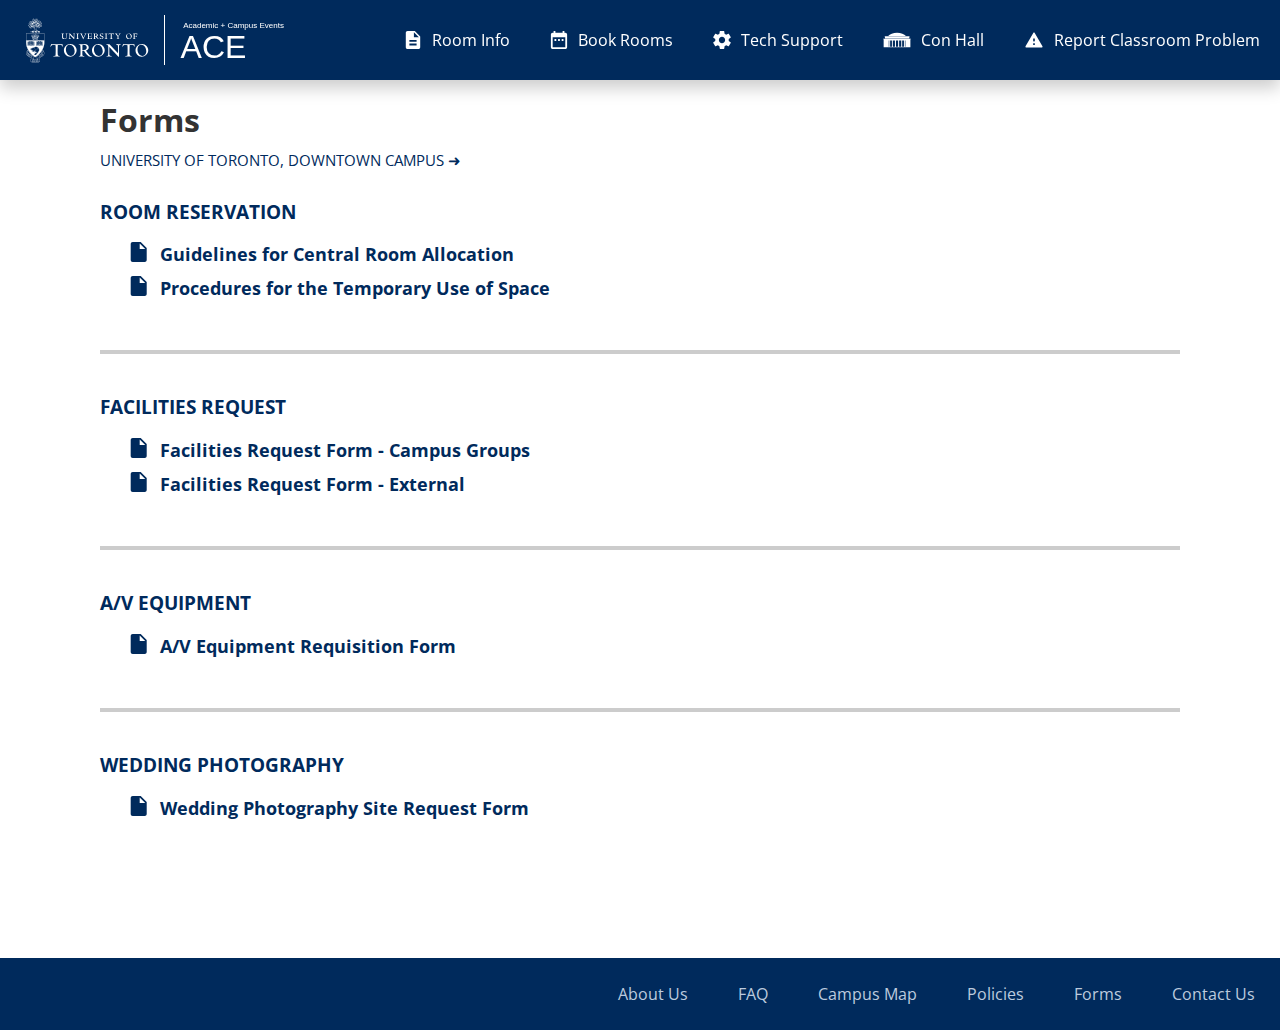
<file: forms.html>
<!DOCTYPE HTML PUBLIC "-//W3C//DTD HTML 4.01 Transitional//EN"
   "http://www.w3.org/TR/html4/loose.dtd">

<html lang="en">

<head>
  <meta http-equiv="Content-Type" content="text/html; charset=ISO-8859-1">
  <meta name="description" content="Academic and Campus Events, University of Toronto">
  <meta name="keywords" content="ACE, Academic and Campus Events, UofT, Room Bookings, Classrooms, Technology Support, Wedding Photography, Filming, Maps">
  <meta name="viewport" content="width=device-width, initial-scale=1.0">
  <META HTTP-EQUIV="PRAGMA" CONTENT="NO-CACHE">
  <META HTTP-EQUIV="CACHE-CONTROL" CONTENT="NO-CACHE">

  <title>Forms</title>
  <link rel="shortcut icon" href="images/ico.ico">
  <link rel="stylesheet" href="css/main.css" type="text/css">
  <link href="https://fonts.googleapis.com/css?family=Open+Sans:400,700" rel="stylesheet">
  <script src="https://cdnjs.cloudflare.com/ajax/libs/jquery/3.3.1/jquery.min.js"></script>
  <script src="js/navbar.js"></script>
</head>

<body>
  <!-- Header and Titles -->
  <div id="container">
    <section class="navigation">
      <div class="nav-container">
        <div class="brand">
          <a href="index.html" width="18px" id='image'>
            <img id="uoft_logo" src="images/UofT_Logo.svg" alt="U of T Logo" />
            <div style="height: 50px; border-left: 1px solid white"></div>
            <img id="ace_logo" src="images/ACE_Logo.svg" alt="ACE Logo" />
          </a>
        </div>
        <nav>
          <div class="nav-mobile"><a id="nav-toggle"><span></span></a></div>
          <ul class="nav-list">
            <li>
              <a href="../class_spec">
                <svg width="18px" height="18px" viewBox="0 0 418 522" version="1.1" xmlns="http://www.w3.org/2000/svg" xmlns:xlink="http://www.w3.org/1999/xlink">
                    <title>Room description icon</title>
                    <g id="Page-1" stroke="none" stroke-width="1" fill="#ffffff" fill-rule="evenodd">
                        <path d="M261.25,0 L52.25,0 C23.5125,0 0.26125,23.49 0.26125,52.2 L0,469.8 C0,498.51 23.25125,522 51.98875,522 L365.75,522 C394.4875,522 418,498.51 418,469.8 L418,156.6 L261.25,0 L261.25,0 Z M313,417 L104,417 L104,365 L313,365 L313,417 L313,417 Z M313,313 L104,313 L104,261 L313,261 L313,313 L313,313 Z M235,183 L235,39 L379,183 L235,183 L235,183 Z" id="Icon"></path>
                    </g>
                </svg>Room Info
              </a>
            </li>
            <li>
              <a href="room_res.html">
                <svg width="18px" height="18px" viewBox="0 0 428 475" version="1.1" xmlns="http://www.w3.org/2000/svg" xmlns:xlink="http://www.w3.org/1999/xlink">
                    <title>Room Reservation icon</title>
                    <g id="Page-1" stroke="none" stroke-width="1" fill="#ffffff" fill-rule="evenodd">
                        <path d="M142,214 L95,214 L95,261 L142,261 L142,214 L142,214 Z M237,214 L190,214 L190,261 L237,261 L237,214 L237,214 Z M332,214 L285,214 L285,261 L332,261 L332,214 L332,214 Z M380.444444,47.5 L356.666667,47.5 L356.666667,0 L309.111111,0 L309.111111,47.5 L118.888889,47.5 L118.888889,0 L71.3333333,0 L71.3333333,47.5 L47.5555556,47.5 C21.1622222,47.5 0.237777778,68.875 0.237777778,95 L0,427.5 C0,453.625 21.1622222,475 47.5555556,475 L380.444444,475 C406.6,475 428,453.625 428,427.5 L428,95 C428,68.875 406.6,47.5 380.444444,47.5 L380.444444,47.5 Z M380,428 L47,428 L47,167 L380,167 L380,428 L380,428 Z" id="Icon"></path>
                    </g>
                </svg>Book Rooms
              </a>
            </li>
            <li>
              <a href="tech_support.html">
                <svg width="18px" height="18px" viewBox="0 0 517 531" version="1.1" xmlns="http://www.w3.org/2000/svg" xmlns:xlink="http://www.w3.org/1999/xlink">
                    <title>Tech Support icon</title>
                    <g id="Page-1" stroke="none" stroke-width="1" fill="#ffffff" fill-rule="evenodd">
                        <path d="M455.580254,291.519 C456.642254,283.023 457.438754,274.527 457.438754,265.5 C457.438754,256.473 456.642254,247.977 455.580254,239.481 L511.600754,195.6735 C516.645254,191.691 517.972754,184.5225 514.786754,178.6815 L461.686754,86.8185 C458.500754,80.9775 451.332254,78.8535 445.491254,80.9775 L379.381754,107.5275 C365.575754,96.9075 350.707754,88.146 334.512254,81.5085 L324.423254,11.151 C323.626754,4.779 318.051254,0 311.413754,0 L205.213754,0 C198.576254,0 193.000754,4.779 192.204254,11.151 L182.115254,81.5085 C165.919754,88.146 151.051754,97.173 137.245754,107.5275 L71.1362541,80.9775 C65.0297541,78.588 58.1267541,80.9775 54.9407541,86.8185 L1.84075408,178.6815 C-1.61074592,184.5225 -0.0177459156,191.691 5.02675408,195.6735 L61.0472541,239.481 C59.9852541,247.977 59.1887541,256.7385 59.1887541,265.5 C59.1887541,274.2615 59.9852541,283.023 61.0472541,291.519 L5.02675408,335.3265 C-0.0177459156,339.309 -1.34524592,346.4775 1.84075408,352.3185 L54.9407541,444.1815 C58.1267541,450.0225 65.2952541,452.1465 71.1362541,450.0225 L137.245754,423.4725 C151.051754,434.0925 165.919754,442.854 182.115254,449.4915 L192.204254,519.849 C193.000754,526.221 198.576254,531 205.213754,531 L311.413754,531 C318.051254,531 323.626754,526.221 324.423254,519.849 L334.512254,449.4915 C350.707754,442.854 365.575754,433.827 379.381754,423.4725 L445.491254,450.0225 C451.597754,452.412 458.500754,450.0225 461.686754,444.1815 L514.786754,352.3185 C517.972754,346.4775 516.645254,339.309 511.600754,335.3265 L455.580254,291.519 L455.580254,291.519 Z M258.313754,358.425 C207.072254,358.425 165.388754,316.7415 165.388754,265.5 C165.388754,214.2585 207.072254,172.575 258.313754,172.575 C309.555254,172.575 351.238754,214.2585 351.238754,265.5 C351.238754,316.7415 309.555254,358.425 258.313754,358.425 L258.313754,358.425 Z" id="Icon"></path>
                    </g>
                </svg>Tech Support
              </a>
            </li>
            <li>
              <a href="/conhall">
                <svg width="28px" height="18px" viewBox="0 0 674 350" version="1.1" xmlns="http://www.w3.org/2000/svg" xmlns:xlink="http://www.w3.org/1999/xlink">
                  <title>con hall icon</title>
                  <g fill="#ffffff" fill-rule="evenodd">
                      <path d="M658.632075,146.059908 L674,146.059908 L659.091607,162.9593 L659.091607,350 L15.5722569,350 L15.5722569,163.711823 L-4.54747351e-13,146.059908 L15.6998572,146.059908 L658.632075,146.059908 Z M137.682191,186.359447 L137.682191,340.230415 L149.893184,340.230415 L149.893184,186.359447 L137.682191,186.359447 Z M527.212879,186.359447 L527.212879,340.230415 L539.423872,340.230415 L539.423872,186.359447 L527.212879,186.359447 Z M171.872972,186.359447 L171.872972,340.230415 L214.611449,340.230415 L214.611449,186.359447 L171.872972,186.359447 Z M236.591237,186.359447 L236.591237,340.230415 L287.877409,340.230415 L287.877409,186.359447 L236.591237,186.359447 Z M312.299396,186.359447 L312.299396,340.230415 L363.585568,340.230415 L363.585568,186.359447 L312.299396,186.359447 Z M388.007555,186.359447 L388.007555,340.230415 L439.293727,340.230415 L439.293727,186.359447 L388.007555,186.359447 Z M461.273515,186.359447 L461.273515,340.230415 L504.011992,340.230415 L504.011992,186.359447 L461.273515,186.359447 Z M46.3549409,85 L46.3549409,98.4331797 L34.1439476,85 L46.3549409,85 Z M633.750556,85 L645.961549,85 L633.750556,98.4331797 L633.750556,85 Z"></path>
                      <rect x="46" y="85" width="588" height="55"></rect>
                      <path d="M125,78.9999898 C163.632357,32.2159246 244.720738,0 338.499996,0 C432.279253,0 513.367635,32.2159246 551.999992,78.9999898 L124.999992,79 Z"></path>
                  </g>
                </svg>Con Hall
              </a>
            </li>
            <li>
              <a href=",,/rrslite/f?p=107">
                <svg version="1.1" xmlns="http://www.w3.org/2000/svg" xmlns:xlink="http://www.w3.org/1999/xlink" x="0px"
                  y="0px" width="20px" height="20px" viewBox="0 0 24 24" enable-background="new 0 0 24 24"
                  xml:space="preserve">
                <g id="Header_x2F_BG" display="none">
                  <rect x="-446" y="-270" display="inline" fill="#ffffff" width="520" height="520"/>
                </g>
                <g id="Bounding_Boxes" fill="#ffffff">
                  <g id="ui_x5F_spec_x5F_header_copy_3" display="none">
                  </g>
                  <path fill="none" d="M0,0h24v24H0V0z"/>
                </g>
                <g id="Rounded">
                  <g id="ui_x5F_spec_x5F_header_copy_5" display="none">
                  </g>
                  <path d="M2.73,21h18.53c0.77,0,1.25-0.83,0.87-1.5l-9.27-16c-0.39-0.67-1.35-0.67-1.73,0l-9.27,16C1.48,20.17,1.96,21,2.73,21z
                     M13,18h-2v-2h2V18z M12,14L12,14c-0.55,0-1-0.45-1-1v-2c0-0.55,0.45-1,1-1h0c0.55,0,1,0.45,1,1v2C13,13.55,12.55,14,12,14z"/>
                </g>
                <g id="Sharp" display="none">
                  <g id="ui_x5F_spec_x5F_header_copy_4">
                  </g>
                  <path display="inline" d="M1,21h22L12,2L1,21z M13,18h-2v-2h2V18z M13,14h-2v-4h2V14z"/>
                </g>
                <g id="Outline" display="none">
                  <g id="ui_x5F_spec_x5F_header">
                  </g>
                  <g display="inline">
                    <path id="XMLID_597_" d="M12,5.99L19.53,19H4.47L12,5.99 M12,2L1,21h22L12,2L12,2z"/>
                    <polygon id="XMLID_599_" points="13,16 11,16 11,18 13,18 13,16 		"/>
                    <polygon id="XMLID_598_" points="13,10 11,10 11,14 13,14 13,10 		"/>
                  </g>
                </g>
                <g id="Duotone" display="none">
                  <g id="ui_x5F_spec_x5F_header_copy_2">
                  </g>
                  <g display="inline">
                    <path opacity="0.3" d="M12,5.99L4.47,19h15.06L12,5.99z M13,18h-2v-2h2V18z M11,14v-4h2v4H11z"/>
                    <g>
                      <path d="M12,2L1,21h22L12,2z M12,5.99L19.53,19H4.47L12,5.99z"/>
                      <rect x="11" y="16" width="2" height="2"/>
                      <rect x="11" y="10" width="2" height="4"/>
                    </g>
                  </g>
                </g>
                <g id="Material" display="none">
                  <g id="ui_x5F_spec_x5F_header_copy">
                  </g>
                  <path display="inline" d="M1,21h22L12,2L1,21z M13,18h-2v-2h2V18z M13,14h-2v-4h2V14z"/>
                </g>
                </svg>Report Classroom Problem
              </a>
            </li>
          </ul>
        </nav>
      </div>
    </section>

    <div class="wrapper2 forms">
      <h1>Forms<br><a target="_blank" href="http://www.utoronto.ca"><span class="sub_title">University of Toronto, Downtown Campus <span>&#10140;</span></span></a></h1>
      <div class="majorSection2">
        <section>
          <a href="room_res.html"><h3>Room Reservation</h3></a>
          <a id="cra" href="http://www.governingcouncil.utoronto.ca/Assets/Governing+Council+Digital+Assets/Policies/PDF/ppoct151981.pdf"
            target="_blank"><img class="pdf" src="images/PDF.svg" /><h4>Guidelines for Central Room Allocation</h4></a>
          <a id="tus_procedures" href="http://www.provost.utoronto.ca/Assets/Provost+Digital+Assets/Provost/Provost+Digital+Assets/Provost/policy/Temporary+Use+of+Space.pdf"
            target="_blank"><img class="pdf" src="images/PDF.svg" /><h4>Procedures for the Temporary Use of Space</h4></a>
        </section>
      </div>
      <div class="majorSection2">
        <section>
          <h3>Facilities Request</h3>
          <a id="cgb" href="documents/Facilities_Request_Form_Internal.pdf" target="_blank"><img class="pdf" src="images/PDF.svg" /><h4>Facilities Request Form - Campus Groups</h4></a>
          <a id="egb" href="documents/Facilities_Request_Form_External.pdf" target="_blank"><img class="pdf" src="images/PDF.svg" /><h4>Facilities Request Form - External</h4></a>
        </section>
      </div>
      <div class="majorSection2">
        <section>
          <a href="tech_support.html"><h3>A/V Equipment</h3></a>
          <a id="erf" href="documents/AV_Requisition_Form.pdf" target="_blank"><img class="pdf" src="images/PDF.svg" /><h4>A/V Equipment Requisition Form</h4></a>
        </section>
      </div>
      <div class="majorSection2">
        <section>
          <a href="weddinghome.html"><h3>Wedding Photography</h3></a>
          <a id="wpsr" href="documents/Wedding_Form.pdf" target="_blank"><img class="pdf" src="images/PDF.svg" /><h4>Wedding Photography Site Request Form</h4></a>
        </section>
      </div>
    </div>

    <!------------------------------------------------- foooter ------------------------------------>
    <footer id="footer">
      <nav>
        <ul id="footer_items">
          <li><a href="index2.html">About Us</a></li>
          <li><a href="faq.html">FAQ</a></li>
          <li><a href="http://map.utoronto.ca" target="_blank">Campus Map</a></li>
          <li><a href="policies.html">Policies</a></li>
          <li><a href="forms.html">Forms</a></li>
          <li><a href="contact.html">Contact Us</a></li>
        </ul>
      </nav>
    </footer>
  </div>
</body>

</html>
</file>
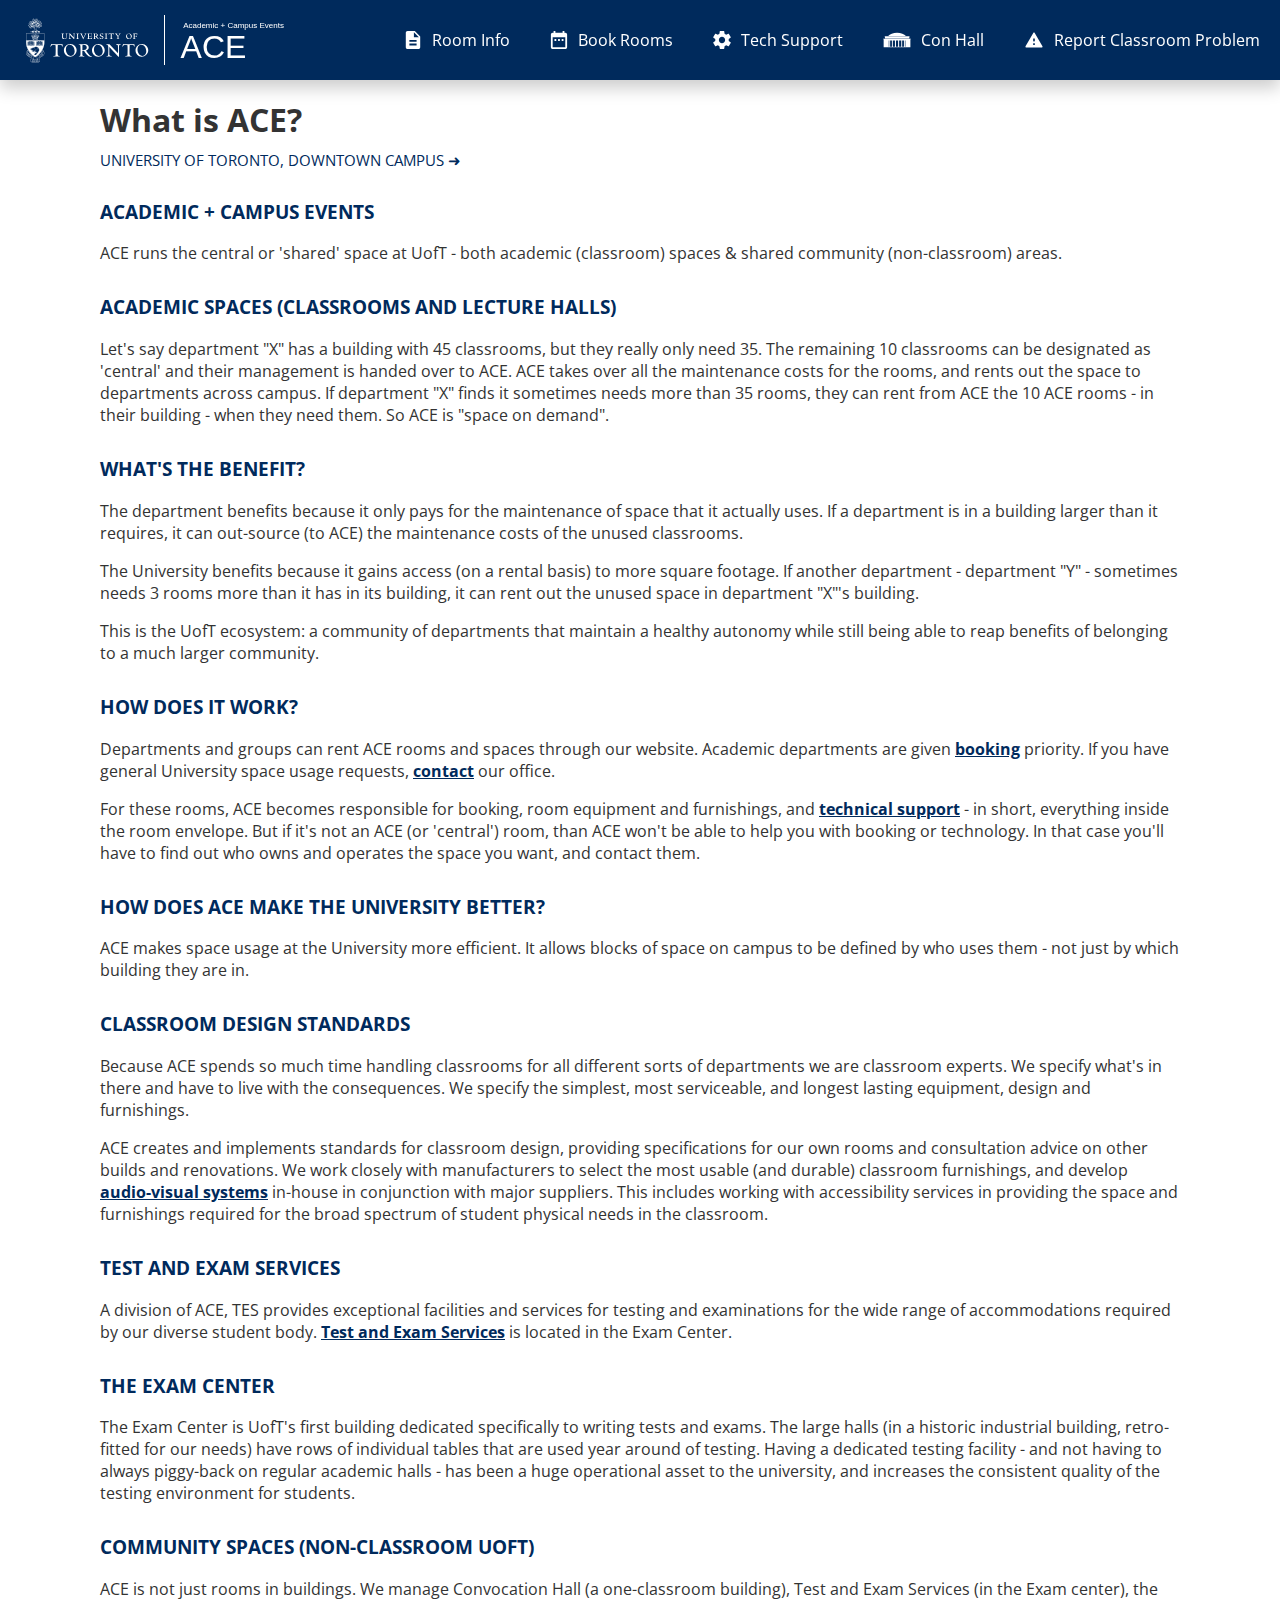
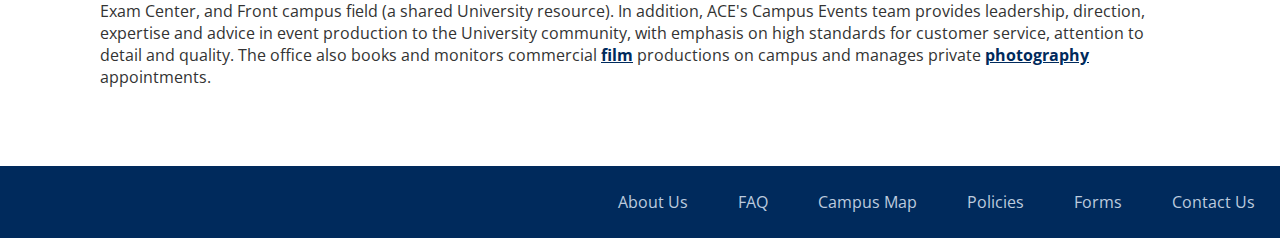
<file: index2.html>
<!DOCTYPE HTML PUBLIC "-//W3C//DTD HTML 4.01 Transitional//EN"
   "http://www.w3.org/TR/html4/loose.dtd">

<html lang="en">

<head>
  <meta http-equiv="Content-Type" content="text/html; charset=ISO-8859-1">
  <meta name="description" content="Academic and Campus Events, University of Toronto">
  <meta name="keywords" content="ACE, Academic and Campus Events, UofT, Room Bookings, Classrooms, Technology Support, Wedding Photography, Filming, Maps">
  <meta name="viewport" content="width=device-width, initial-scale=1.0">
  <META HTTP-EQUIV="PRAGMA" CONTENT="NO-CACHE">
  <META HTTP-EQUIV="CACHE-CONTROL" CONTENT="NO-CACHE">

  <title>What is ACE?</title>
  <link rel="shortcut icon" href="images/ico.ico">
  <link rel="stylesheet" href="css/main.css" type="text/css">
  <link href="https://fonts.googleapis.com/css?family=Open+Sans:400,700" rel="stylesheet">
  <script src="https://cdnjs.cloudflare.com/ajax/libs/jquery/3.3.1/jquery.min.js"></script>
  <script src="js/navbar.js"></script>
</head>

<body>
  <!-- Header and Titles -->
  <div id="container">
    <section class="navigation">
      <div class="nav-container">
        <div class="brand">
          <a href="index.html" width="18px" id='image'>
            <img id="uoft_logo" src="images/UofT_Logo.svg" alt="U of T Logo" />
            <div style="height: 50px; border-left: 1px solid white"></div>
            <img id="ace_logo" src="images/ACE_Logo.svg" alt="ACE Logo" />
          </a>
        </div>
        <nav>
          <div class="nav-mobile"><a id="nav-toggle"><span></span></a></div>
          <ul class="nav-list">
            <li>
              <a href="../class_spec">
                <svg width="18px" height="18px" viewBox="0 0 418 522" version="1.1" xmlns="http://www.w3.org/2000/svg" xmlns:xlink="http://www.w3.org/1999/xlink">
                    <title>Room description icon</title>
                    <g id="Page-1" stroke="none" stroke-width="1" fill="#ffffff" fill-rule="evenodd">
                        <path d="M261.25,0 L52.25,0 C23.5125,0 0.26125,23.49 0.26125,52.2 L0,469.8 C0,498.51 23.25125,522 51.98875,522 L365.75,522 C394.4875,522 418,498.51 418,469.8 L418,156.6 L261.25,0 L261.25,0 Z M313,417 L104,417 L104,365 L313,365 L313,417 L313,417 Z M313,313 L104,313 L104,261 L313,261 L313,313 L313,313 Z M235,183 L235,39 L379,183 L235,183 L235,183 Z" id="Icon"></path>
                    </g>
                </svg>Room Info
              </a>
            </li>
            <li>
              <a href="room_res.html">
                <svg width="18px" height="18px" viewBox="0 0 428 475" version="1.1" xmlns="http://www.w3.org/2000/svg" xmlns:xlink="http://www.w3.org/1999/xlink">
                    <title>Room Reservation icon</title>
                    <g id="Page-1" stroke="none" stroke-width="1" fill="#ffffff" fill-rule="evenodd">
                        <path d="M142,214 L95,214 L95,261 L142,261 L142,214 L142,214 Z M237,214 L190,214 L190,261 L237,261 L237,214 L237,214 Z M332,214 L285,214 L285,261 L332,261 L332,214 L332,214 Z M380.444444,47.5 L356.666667,47.5 L356.666667,0 L309.111111,0 L309.111111,47.5 L118.888889,47.5 L118.888889,0 L71.3333333,0 L71.3333333,47.5 L47.5555556,47.5 C21.1622222,47.5 0.237777778,68.875 0.237777778,95 L0,427.5 C0,453.625 21.1622222,475 47.5555556,475 L380.444444,475 C406.6,475 428,453.625 428,427.5 L428,95 C428,68.875 406.6,47.5 380.444444,47.5 L380.444444,47.5 Z M380,428 L47,428 L47,167 L380,167 L380,428 L380,428 Z" id="Icon"></path>
                    </g>
                </svg>Book Rooms
              </a>
            </li>
            <li>
              <a href="tech_support.html">
                <svg width="18px" height="18px" viewBox="0 0 517 531" version="1.1" xmlns="http://www.w3.org/2000/svg" xmlns:xlink="http://www.w3.org/1999/xlink">
                    <title>Tech Support icon</title>
                    <g id="Page-1" stroke="none" stroke-width="1" fill="#ffffff" fill-rule="evenodd">
                        <path d="M455.580254,291.519 C456.642254,283.023 457.438754,274.527 457.438754,265.5 C457.438754,256.473 456.642254,247.977 455.580254,239.481 L511.600754,195.6735 C516.645254,191.691 517.972754,184.5225 514.786754,178.6815 L461.686754,86.8185 C458.500754,80.9775 451.332254,78.8535 445.491254,80.9775 L379.381754,107.5275 C365.575754,96.9075 350.707754,88.146 334.512254,81.5085 L324.423254,11.151 C323.626754,4.779 318.051254,0 311.413754,0 L205.213754,0 C198.576254,0 193.000754,4.779 192.204254,11.151 L182.115254,81.5085 C165.919754,88.146 151.051754,97.173 137.245754,107.5275 L71.1362541,80.9775 C65.0297541,78.588 58.1267541,80.9775 54.9407541,86.8185 L1.84075408,178.6815 C-1.61074592,184.5225 -0.0177459156,191.691 5.02675408,195.6735 L61.0472541,239.481 C59.9852541,247.977 59.1887541,256.7385 59.1887541,265.5 C59.1887541,274.2615 59.9852541,283.023 61.0472541,291.519 L5.02675408,335.3265 C-0.0177459156,339.309 -1.34524592,346.4775 1.84075408,352.3185 L54.9407541,444.1815 C58.1267541,450.0225 65.2952541,452.1465 71.1362541,450.0225 L137.245754,423.4725 C151.051754,434.0925 165.919754,442.854 182.115254,449.4915 L192.204254,519.849 C193.000754,526.221 198.576254,531 205.213754,531 L311.413754,531 C318.051254,531 323.626754,526.221 324.423254,519.849 L334.512254,449.4915 C350.707754,442.854 365.575754,433.827 379.381754,423.4725 L445.491254,450.0225 C451.597754,452.412 458.500754,450.0225 461.686754,444.1815 L514.786754,352.3185 C517.972754,346.4775 516.645254,339.309 511.600754,335.3265 L455.580254,291.519 L455.580254,291.519 Z M258.313754,358.425 C207.072254,358.425 165.388754,316.7415 165.388754,265.5 C165.388754,214.2585 207.072254,172.575 258.313754,172.575 C309.555254,172.575 351.238754,214.2585 351.238754,265.5 C351.238754,316.7415 309.555254,358.425 258.313754,358.425 L258.313754,358.425 Z" id="Icon"></path>
                    </g>
                </svg>Tech Support
              </a>
            </li>
            <li>
              <a href="/conhall">
                <svg width="28px" height="18px" viewBox="0 0 674 350" version="1.1" xmlns="http://www.w3.org/2000/svg" xmlns:xlink="http://www.w3.org/1999/xlink">
                  <title>con hall icon</title>
                  <g fill="#ffffff" fill-rule="evenodd">
                      <path d="M658.632075,146.059908 L674,146.059908 L659.091607,162.9593 L659.091607,350 L15.5722569,350 L15.5722569,163.711823 L-4.54747351e-13,146.059908 L15.6998572,146.059908 L658.632075,146.059908 Z M137.682191,186.359447 L137.682191,340.230415 L149.893184,340.230415 L149.893184,186.359447 L137.682191,186.359447 Z M527.212879,186.359447 L527.212879,340.230415 L539.423872,340.230415 L539.423872,186.359447 L527.212879,186.359447 Z M171.872972,186.359447 L171.872972,340.230415 L214.611449,340.230415 L214.611449,186.359447 L171.872972,186.359447 Z M236.591237,186.359447 L236.591237,340.230415 L287.877409,340.230415 L287.877409,186.359447 L236.591237,186.359447 Z M312.299396,186.359447 L312.299396,340.230415 L363.585568,340.230415 L363.585568,186.359447 L312.299396,186.359447 Z M388.007555,186.359447 L388.007555,340.230415 L439.293727,340.230415 L439.293727,186.359447 L388.007555,186.359447 Z M461.273515,186.359447 L461.273515,340.230415 L504.011992,340.230415 L504.011992,186.359447 L461.273515,186.359447 Z M46.3549409,85 L46.3549409,98.4331797 L34.1439476,85 L46.3549409,85 Z M633.750556,85 L645.961549,85 L633.750556,98.4331797 L633.750556,85 Z"></path>
                      <rect x="46" y="85" width="588" height="55"></rect>
                      <path d="M125,78.9999898 C163.632357,32.2159246 244.720738,0 338.499996,0 C432.279253,0 513.367635,32.2159246 551.999992,78.9999898 L124.999992,79 Z"></path>
                  </g>
                </svg>Con Hall
              </a>
            </li>
            <li>
              <a href=",,/rrslite/f?p=107">
                <svg version="1.1" xmlns="http://www.w3.org/2000/svg" xmlns:xlink="http://www.w3.org/1999/xlink" x="0px"
                  y="0px" width="20px" height="20px" viewBox="0 0 24 24" enable-background="new 0 0 24 24"
                  xml:space="preserve">
                <g id="Header_x2F_BG" display="none">
                  <rect x="-446" y="-270" display="inline" fill="#ffffff" width="520" height="520"/>
                </g>
                <g id="Bounding_Boxes" fill="#ffffff">
                  <g id="ui_x5F_spec_x5F_header_copy_3" display="none">
                  </g>
                  <path fill="none" d="M0,0h24v24H0V0z"/>
                </g>
                <g id="Rounded">
                  <g id="ui_x5F_spec_x5F_header_copy_5" display="none">
                  </g>
                  <path d="M2.73,21h18.53c0.77,0,1.25-0.83,0.87-1.5l-9.27-16c-0.39-0.67-1.35-0.67-1.73,0l-9.27,16C1.48,20.17,1.96,21,2.73,21z
                     M13,18h-2v-2h2V18z M12,14L12,14c-0.55,0-1-0.45-1-1v-2c0-0.55,0.45-1,1-1h0c0.55,0,1,0.45,1,1v2C13,13.55,12.55,14,12,14z"/>
                </g>
                <g id="Sharp" display="none">
                  <g id="ui_x5F_spec_x5F_header_copy_4">
                  </g>
                  <path display="inline" d="M1,21h22L12,2L1,21z M13,18h-2v-2h2V18z M13,14h-2v-4h2V14z"/>
                </g>
                <g id="Outline" display="none">
                  <g id="ui_x5F_spec_x5F_header">
                  </g>
                  <g display="inline">
                    <path id="XMLID_597_" d="M12,5.99L19.53,19H4.47L12,5.99 M12,2L1,21h22L12,2L12,2z"/>
                    <polygon id="XMLID_599_" points="13,16 11,16 11,18 13,18 13,16 		"/>
                    <polygon id="XMLID_598_" points="13,10 11,10 11,14 13,14 13,10 		"/>
                  </g>
                </g>
                <g id="Duotone" display="none">
                  <g id="ui_x5F_spec_x5F_header_copy_2">
                  </g>
                  <g display="inline">
                    <path opacity="0.3" d="M12,5.99L4.47,19h15.06L12,5.99z M13,18h-2v-2h2V18z M11,14v-4h2v4H11z"/>
                    <g>
                      <path d="M12,2L1,21h22L12,2z M12,5.99L19.53,19H4.47L12,5.99z"/>
                      <rect x="11" y="16" width="2" height="2"/>
                      <rect x="11" y="10" width="2" height="4"/>
                    </g>
                  </g>
                </g>
                <g id="Material" display="none">
                  <g id="ui_x5F_spec_x5F_header_copy">
                  </g>
                  <path display="inline" d="M1,21h22L12,2L1,21z M13,18h-2v-2h2V18z M13,14h-2v-4h2V14z"/>
                </g>
                </svg>Report Classroom Problem
              </a>
            </li>
          </ul>
        </nav>
      </div>
    </section>

    <div class="wrapper2">
      <h1>What is ACE?<br><a target="_blank" href="http://www.utoronto.ca"><span class="sub_title">University of Toronto, Downtown Campus <span>&#10140;</span></span></a></h1>
      <section>
        <h3>Academic + Campus Events</h3>
        <p>ACE runs the central or 'shared' space at UofT - both academic (classroom) spaces & shared community
          (non-classroom) areas.</p>
      </section>
      <section>
        <h3>Academic Spaces (Classrooms and Lecture Halls)</h3>
        <p>Let's say department "X" has a building with 45 classrooms, but they really only need 35. The
          remaining 10 classrooms can be designated as 'central' and their management is handed over
          to ACE. ACE takes over all the maintenance costs for the rooms, and rents out the space to
          departments across campus. If department "X" finds it sometimes needs more than 35 rooms, they
          can rent from ACE the 10 ACE rooms - in their building - when they need them. So ACE is "space
          on demand".</p>
      </section>
      <section>
        <h3>What's the Benefit?</h3>
        <p>The department benefits because it only pays for the maintenance of space that it actually uses.
          If a department is in a building larger than it requires, it can out-source (to ACE) the maintenance
          costs of the unused classrooms.</p>
        <p>The University benefits because it gains access (on a rental basis) to more square footage. If
          another department - department "Y" - sometimes needs 3 rooms more than it has in its building,
          it can rent out the unused space in department "X"'s building.
        </p>
        <p>This is the UofT ecosystem: a community of departments that maintain a healthy autonomy while
          still being able to reap benefits of belonging to a much larger community.</p>
      </section>
      <section>
        <h3>How Does it Work?</h3>
        <p>Departments and groups can rent ACE rooms and spaces through our website. Academic departments
          are given <a href="room_res.html" class="link">booking</a> priority. If you have general University
          space usage requests, <a href="contact.html" class="link">contact</a> our office.
        </p>
        <p>For these rooms, ACE becomes responsible for booking, room equipment and furnishings, and
          <a href="tech_support.html" class="link">technical support</a> - in short, everything inside
          the room envelope. But if it's not an ACE (or 'central') room, than ACE won't be able to help
          you with booking or technology. In that case you'll have to find out who owns and operates
          the space you want, and contact them.
        </p>
      </section>
      <section>
        <h3>How does ACE make the University better?</h3>
        <p>ACE makes space usage at the University more efficient. It allows blocks of space on campus to
          be defined by who uses them - not just by which building they are in.</p>
      </section>
      <section>
        <h3>Classroom Design Standards</h3>
        <p>Because ACE spends so much time handling classrooms for all different sorts of departments we
          are classroom experts. We specify what's in there and have to live with the consequences. We
          specify the simplest, most serviceable, and longest lasting equipment, design and furnishings.</p>
        <p>ACE creates and implements standards for classroom design, providing specifications for our own
          rooms and consultation advice on other builds and renovations. We work closely with manufacturers
          to select the most usable (and durable) classroom furnishings, and develop
          <a href="tech_support.html" class="link">audio-visual systems</a> in-house in conjunction with
          major suppliers. This includes working with accessibility services in providing the space and
          furnishings required for the broad spectrum of student physical needs in the classroom.</p>
      </section>
      <section>
        <h3>Test and Exam Services</h3>
        <p>A division of ACE, TES provides exceptional facilities and services for testing and examinations
          for the wide range of accommodations required by our diverse student body.
          <a href="/tes" class="link">Test and Exam Services</a> is located in the Exam Center.</p>
      </section>
      <section>
        <h3>The Exam Center</h3>
        <p>The Exam Center is UofT's first building dedicated specifically to writing tests and exams. The
          large halls (in a historic industrial building, retro-fitted for our needs) have rows of individual
          tables that are used year around of testing. Having a dedicated testing facility - and not
          having to always piggy-back on regular academic halls - has been a huge operational asset to
          the university, and increases the consistent quality of the testing environment for students.</p>
      </section>
      <section>
        <h3>Community Spaces (Non-classroom UofT)</h3>
        <p>ACE is not just rooms in buildings. We manage Convocation Hall (a one-classroom building), Test
          and Exam Services (in the Exam center), the Exam Center, and Front campus field (a shared University
          resource). In addition, ACE's Campus Events team provides leadership, direction, expertise
          and advice in event production to the University community, with emphasis on high standards
          for customer service, attention to detail and quality. The office also books and monitors commercial
          <a href="film.html" class="link">film</a> productions on campus and manages private <a href="weddinghome.html"
            class="link">photography</a> appointments.</p>
      </section>
    </div>

    <!------------------------------------------------- foooter ------------------------------------>
    <footer id="footer">
      <nav>
        <ul id="footer_items">
          <li><a href="index2.html">About Us</a></li>
          <li><a href="faq.html">FAQ</a></li>
          <li><a href="http://map.utoronto.ca" target="_blank">Campus Map</a></li>
          <li><a href="policies.html">Policies</a></li>
          <li><a href="forms.html">Forms</a></li>
          <li><a href="contact.html">Contact Us</a></li>
        </ul>
      </nav>
    </footer>
  </div>
</body>

</html>
</file>
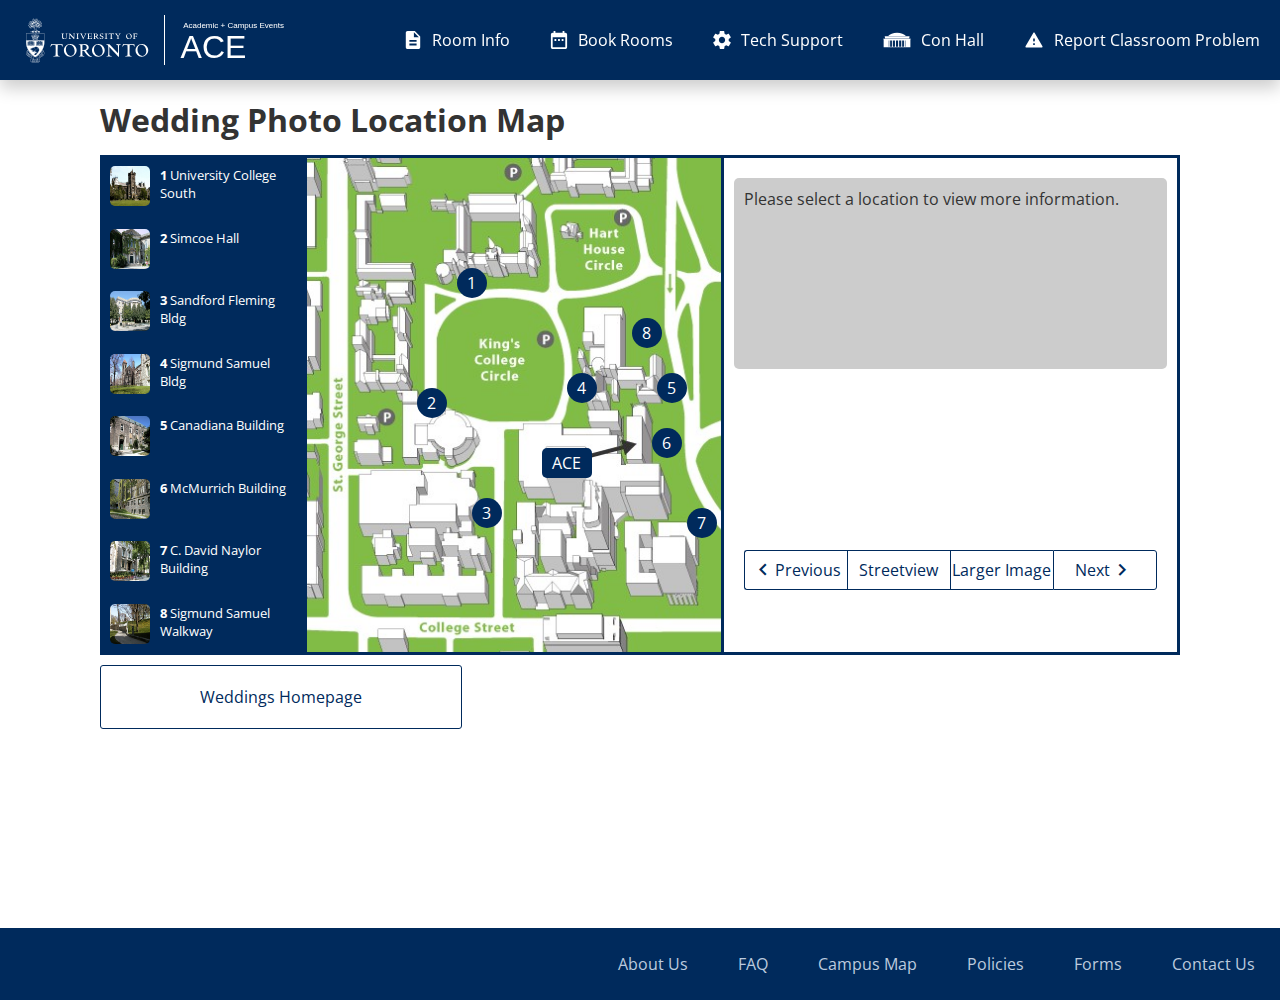
<file: location_map.html>
<!DOCTYPE HTML PUBLIC "-//W3C//DTD HTML 4.01 Transitional//EN"
   "http://www.w3.org/TR/html4/loose.dtd">

<html lang="en">

<head>
  <meta http-equiv="Content-Type" content="text/html; charset=ISO-8859-1">
  <meta name="description" content="Academic and Campus Events, University of Toronto">
  <meta name="keywords" content="ACE, Academic and Campus Events, UofT, Room Bookings, Classrooms, Technology Support, Wedding Photography, Filming, Maps">

  <META HTTP-EQUIV="PRAGMA" CONTENT="NO-CACHE">
  <META HTTP-EQUIV="CACHE-CONTROL" CONTENT="NO-CACHE">

  <title>Wedding Photo Location Map</title>
  <link rel="shortcut icon" href="images/ico.ico">
  <link rel="stylesheet" href="css/main.css" type="text/css">
  <link href="https://fonts.googleapis.com/css?family=Open+Sans:400,700" rel="stylesheet">
  <link href="https://fonts.googleapis.com/icon?family=Material+Icons" rel="stylesheet">
  <script src="js/interactive_map.js"></script>
  <script src="https://cdnjs.cloudflare.com/ajax/libs/jquery/3.3.1/jquery.min.js"></script>
  <script src="js/navbar.js"></script>
</head>

<body>
  <!-- Header and Titles -->
  <div id="container">
    <section class="navigation">
      <div class="nav-container">
        <div class="brand">
          <a href="index.html" width="18px" id='image'>
            <img id="uoft_logo" src="images/UofT_Logo.svg" alt="U of T Logo" />
            <div style="height: 50px; border-left: 1px solid white"></div>
            <img id="ace_logo" src="images/ACE_Logo.svg" alt="ACE Logo" />
          </a>
        </div>
        <nav>
          <div class="nav-mobile"><a id="nav-toggle"><span></span></a></div>
          <ul class="nav-list">
            <li>
              <a href="../class_spec">
                <svg width="18px" height="18px" viewBox="0 0 418 522" version="1.1" xmlns="http://www.w3.org/2000/svg" xmlns:xlink="http://www.w3.org/1999/xlink">
                    <title>Room description icon</title>
                    <g id="Page-1" stroke="none" stroke-width="1" fill="#ffffff" fill-rule="evenodd">
                        <path d="M261.25,0 L52.25,0 C23.5125,0 0.26125,23.49 0.26125,52.2 L0,469.8 C0,498.51 23.25125,522 51.98875,522 L365.75,522 C394.4875,522 418,498.51 418,469.8 L418,156.6 L261.25,0 L261.25,0 Z M313,417 L104,417 L104,365 L313,365 L313,417 L313,417 Z M313,313 L104,313 L104,261 L313,261 L313,313 L313,313 Z M235,183 L235,39 L379,183 L235,183 L235,183 Z" id="Icon"></path>
                    </g>
                </svg>Room Info
              </a>
            </li>
            <li>
              <a href="room_res.html">
                <svg width="18px" height="18px" viewBox="0 0 428 475" version="1.1" xmlns="http://www.w3.org/2000/svg" xmlns:xlink="http://www.w3.org/1999/xlink">
                    <title>Room Reservation icon</title>
                    <g id="Page-1" stroke="none" stroke-width="1" fill="#ffffff" fill-rule="evenodd">
                        <path d="M142,214 L95,214 L95,261 L142,261 L142,214 L142,214 Z M237,214 L190,214 L190,261 L237,261 L237,214 L237,214 Z M332,214 L285,214 L285,261 L332,261 L332,214 L332,214 Z M380.444444,47.5 L356.666667,47.5 L356.666667,0 L309.111111,0 L309.111111,47.5 L118.888889,47.5 L118.888889,0 L71.3333333,0 L71.3333333,47.5 L47.5555556,47.5 C21.1622222,47.5 0.237777778,68.875 0.237777778,95 L0,427.5 C0,453.625 21.1622222,475 47.5555556,475 L380.444444,475 C406.6,475 428,453.625 428,427.5 L428,95 C428,68.875 406.6,47.5 380.444444,47.5 L380.444444,47.5 Z M380,428 L47,428 L47,167 L380,167 L380,428 L380,428 Z" id="Icon"></path>
                    </g>
                </svg>Book Rooms
              </a>
            </li>
            <li>
              <a href="tech_support.html">
                <svg width="18px" height="18px" viewBox="0 0 517 531" version="1.1" xmlns="http://www.w3.org/2000/svg" xmlns:xlink="http://www.w3.org/1999/xlink">
                    <title>Tech Support icon</title>
                    <g id="Page-1" stroke="none" stroke-width="1" fill="#ffffff" fill-rule="evenodd">
                        <path d="M455.580254,291.519 C456.642254,283.023 457.438754,274.527 457.438754,265.5 C457.438754,256.473 456.642254,247.977 455.580254,239.481 L511.600754,195.6735 C516.645254,191.691 517.972754,184.5225 514.786754,178.6815 L461.686754,86.8185 C458.500754,80.9775 451.332254,78.8535 445.491254,80.9775 L379.381754,107.5275 C365.575754,96.9075 350.707754,88.146 334.512254,81.5085 L324.423254,11.151 C323.626754,4.779 318.051254,0 311.413754,0 L205.213754,0 C198.576254,0 193.000754,4.779 192.204254,11.151 L182.115254,81.5085 C165.919754,88.146 151.051754,97.173 137.245754,107.5275 L71.1362541,80.9775 C65.0297541,78.588 58.1267541,80.9775 54.9407541,86.8185 L1.84075408,178.6815 C-1.61074592,184.5225 -0.0177459156,191.691 5.02675408,195.6735 L61.0472541,239.481 C59.9852541,247.977 59.1887541,256.7385 59.1887541,265.5 C59.1887541,274.2615 59.9852541,283.023 61.0472541,291.519 L5.02675408,335.3265 C-0.0177459156,339.309 -1.34524592,346.4775 1.84075408,352.3185 L54.9407541,444.1815 C58.1267541,450.0225 65.2952541,452.1465 71.1362541,450.0225 L137.245754,423.4725 C151.051754,434.0925 165.919754,442.854 182.115254,449.4915 L192.204254,519.849 C193.000754,526.221 198.576254,531 205.213754,531 L311.413754,531 C318.051254,531 323.626754,526.221 324.423254,519.849 L334.512254,449.4915 C350.707754,442.854 365.575754,433.827 379.381754,423.4725 L445.491254,450.0225 C451.597754,452.412 458.500754,450.0225 461.686754,444.1815 L514.786754,352.3185 C517.972754,346.4775 516.645254,339.309 511.600754,335.3265 L455.580254,291.519 L455.580254,291.519 Z M258.313754,358.425 C207.072254,358.425 165.388754,316.7415 165.388754,265.5 C165.388754,214.2585 207.072254,172.575 258.313754,172.575 C309.555254,172.575 351.238754,214.2585 351.238754,265.5 C351.238754,316.7415 309.555254,358.425 258.313754,358.425 L258.313754,358.425 Z" id="Icon"></path>
                    </g>
                </svg>Tech Support
              </a>
            </li>
            <li>
              <a href="/conhall">
                <svg width="28px" height="18px" viewBox="0 0 674 350" version="1.1" xmlns="http://www.w3.org/2000/svg" xmlns:xlink="http://www.w3.org/1999/xlink">
                  <title>con hall icon</title>
                  <g fill="#ffffff" fill-rule="evenodd">
                      <path d="M658.632075,146.059908 L674,146.059908 L659.091607,162.9593 L659.091607,350 L15.5722569,350 L15.5722569,163.711823 L-4.54747351e-13,146.059908 L15.6998572,146.059908 L658.632075,146.059908 Z M137.682191,186.359447 L137.682191,340.230415 L149.893184,340.230415 L149.893184,186.359447 L137.682191,186.359447 Z M527.212879,186.359447 L527.212879,340.230415 L539.423872,340.230415 L539.423872,186.359447 L527.212879,186.359447 Z M171.872972,186.359447 L171.872972,340.230415 L214.611449,340.230415 L214.611449,186.359447 L171.872972,186.359447 Z M236.591237,186.359447 L236.591237,340.230415 L287.877409,340.230415 L287.877409,186.359447 L236.591237,186.359447 Z M312.299396,186.359447 L312.299396,340.230415 L363.585568,340.230415 L363.585568,186.359447 L312.299396,186.359447 Z M388.007555,186.359447 L388.007555,340.230415 L439.293727,340.230415 L439.293727,186.359447 L388.007555,186.359447 Z M461.273515,186.359447 L461.273515,340.230415 L504.011992,340.230415 L504.011992,186.359447 L461.273515,186.359447 Z M46.3549409,85 L46.3549409,98.4331797 L34.1439476,85 L46.3549409,85 Z M633.750556,85 L645.961549,85 L633.750556,98.4331797 L633.750556,85 Z"></path>
                      <rect x="46" y="85" width="588" height="55"></rect>
                      <path d="M125,78.9999898 C163.632357,32.2159246 244.720738,0 338.499996,0 C432.279253,0 513.367635,32.2159246 551.999992,78.9999898 L124.999992,79 Z"></path>
                  </g>
                </svg>Con Hall
              </a>
            </li>
            <li>
              <a href=",,/rrslite/f?p=107">
                <svg version="1.1" xmlns="http://www.w3.org/2000/svg" xmlns:xlink="http://www.w3.org/1999/xlink" x="0px"
                  y="0px" width="20px" height="20px" viewBox="0 0 24 24" enable-background="new 0 0 24 24"
                  xml:space="preserve">
                <g id="Header_x2F_BG" display="none">
                  <rect x="-446" y="-270" display="inline" fill="#ffffff" width="520" height="520"/>
                </g>
                <g id="Bounding_Boxes" fill="#ffffff">
                  <g id="ui_x5F_spec_x5F_header_copy_3" display="none">
                  </g>
                  <path fill="none" d="M0,0h24v24H0V0z"/>
                </g>
                <g id="Rounded">
                  <g id="ui_x5F_spec_x5F_header_copy_5" display="none">
                  </g>
                  <path d="M2.73,21h18.53c0.77,0,1.25-0.83,0.87-1.5l-9.27-16c-0.39-0.67-1.35-0.67-1.73,0l-9.27,16C1.48,20.17,1.96,21,2.73,21z
                     M13,18h-2v-2h2V18z M12,14L12,14c-0.55,0-1-0.45-1-1v-2c0-0.55,0.45-1,1-1h0c0.55,0,1,0.45,1,1v2C13,13.55,12.55,14,12,14z"/>
                </g>
                <g id="Sharp" display="none">
                  <g id="ui_x5F_spec_x5F_header_copy_4">
                  </g>
                  <path display="inline" d="M1,21h22L12,2L1,21z M13,18h-2v-2h2V18z M13,14h-2v-4h2V14z"/>
                </g>
                <g id="Outline" display="none">
                  <g id="ui_x5F_spec_x5F_header">
                  </g>
                  <g display="inline">
                    <path id="XMLID_597_" d="M12,5.99L19.53,19H4.47L12,5.99 M12,2L1,21h22L12,2L12,2z"/>
                    <polygon id="XMLID_599_" points="13,16 11,16 11,18 13,18 13,16 		"/>
                    <polygon id="XMLID_598_" points="13,10 11,10 11,14 13,14 13,10 		"/>
                  </g>
                </g>
                <g id="Duotone" display="none">
                  <g id="ui_x5F_spec_x5F_header_copy_2">
                  </g>
                  <g display="inline">
                    <path opacity="0.3" d="M12,5.99L4.47,19h15.06L12,5.99z M13,18h-2v-2h2V18z M11,14v-4h2v4H11z"/>
                    <g>
                      <path d="M12,2L1,21h22L12,2z M12,5.99L19.53,19H4.47L12,5.99z"/>
                      <rect x="11" y="16" width="2" height="2"/>
                      <rect x="11" y="10" width="2" height="4"/>
                    </g>
                  </g>
                </g>
                <g id="Material" display="none">
                  <g id="ui_x5F_spec_x5F_header_copy">
                  </g>
                  <path display="inline" d="M1,21h22L12,2L1,21z M13,18h-2v-2h2V18z M13,14h-2v-4h2V14z"/>
                </g>
                </svg>Report Classroom Problem
              </a>
            </li>
          </ul>
        </nav>
      </div>
    </section>

    <div class="wrapper2">
      <h1>Wedding Photo Location Map</h1>
      <!------------------------- INTERACTIVE MAP ------------------------->
      <div id="map_canvas">
        <ul id="map_navigation">
          <li><button><img src="images/wedding_locations/1.jpg" alt="1" /><p><strong>1 </strong>University College South</p></button></li>
          <li style="display: none"><button><img src="images/wedding_locations/2.jpg" alt="2" /><p><strong>2 </strong>University College West</p></button></li>
          <li><button><img src="images/wedding_locations/2.jpg" alt="2" /><p><strong>2 </strong>Simcoe Hall</p></button></li>
          <li><button><img src="images/wedding_locations/3.jpg" alt="3" /><p><strong>3 </strong>Sandford Fleming Bldg</p></button></li>
          <li><button><img src="images/wedding_locations/4.jpg" alt="4" /><p><strong>4 </strong>Sigmund Samuel Bldg</p></button></li>
          <li><button><img src="images/wedding_locations/5.jpg" alt="5" /><p><strong>5 </strong>Canadiana Building</p></button></li>
          <li><button><p><img src="images/wedding_locations/6.jpg" alt="6" /><strong>6 </strong>McMurrich Building</p></button></li>
          <li><button><p><img src="images/wedding_locations/7.jpg" alt="7" /><strong>7 </strong>C. David Naylor Building</p></button></li>
          <li><button><p><img src="images/wedding_locations/8.jpg" alt="8" /><strong>8 </strong>Sigmund Samuel Walkway</p></button></li>
        </ul>
        <div id="map">
          <div class="1 circle" style="top: 110px; left: 150px;">1</div>
          <div class="2 circle" style="top: 40px; left: 120px; visibility: hidden">2</div>
          <div class="2 circle" style="top: 170px; left: 110px;">2</div>
          <div class="3 circle" style="top: 250px; left: 165px;">3</div>
          <div class="4 circle" style="top: 95px; left: 260px;">4</div>
          <div class="5 circle" style="top: 65px; left: 350px;">5</div>
          <div class="6 circle" style="top: 90px; left: 345px;">6</div>
          <div class="7 circle" style="top: 140px; left: 380px;">7</div>
          <div class="8 circle" style="top: -80px; left: 325px;">8</div>
          <div class="ace rectangle" onclick="contact_info()" style="top: 20px; left: 235px;">ACE</div>
          <div id="map_footer" style="display: none">The offices of ACE are located here (where the arrow points)<br>McMurrich Building (MR), 12
            Queen's Park West, 4th floor<br><a href="contact.html" style="color: white;">Contact page</a></div>
        </div>
        <!-- <script src="https://360player.io/static/dist/scripts/embed.js" async></script>
          <iframe src="https://360player.io/p/v6RJKH/" frameborder="0" width=560 height=315 allowfullscreen data-token="v6RJKH"></iframe> -->
        <div class="right_side">
          <div id="nothing_selected">Please select a location to view more information.</div>
          <div id="street_view_container">
            <iframe frameborder="0" scrolling="no" marginheight="0" marginwidth="0" src="https://maps.google.ca/maps?hnear=77+Gerrard+St+W,+Toronto,+Ontario+M5G+2A7&amp;t=m&amp;layer=c&amp;cbll=43.662253,-79.395883&amp;panoid=nmcFYTmyQjgoUvvJiuiTkw&amp;cbp=12,344.84,,0,10.2&amp;ie=UTF8&amp;ll=43.661337,-79.390662&amp;spn=0.011084,0.023217&amp;z=16&amp;source=embed&amp;output=svembed"></iframe>
            <!--- Replace src for below with the corresponding one for University College West -->
            <iframe frameborder="0" scrolling="no" marginheight="0" marginwidth="0" src=""></iframe>
            <iframe frameborder="0" scrolling="no" marginheight="0" marginwidth="0" src="https://maps.google.ca/maps?hnear=77+Gerrard+St+W,+Toronto,+Ontario+M5G+2A7&amp;t=m&amp;layer=c&amp;cbll=43.661064,-79.395839&amp;panoid=yuNzRQuqKGws7I7AjSRXxw&amp;cbp=12,213.15,,0,-7.07&amp;ie=UTF8&amp;ll=43.660947,-79.395677&amp;spn=0.001385,0.002902&amp;z=19&amp;source=embed&amp;output=svembed"></iframe>
            <iframe frameborder="0" scrolling="no" marginheight="0" marginwidth="0" src="https://maps.google.ca/maps?hnear=77+Gerrard+St+W,+Toronto,+Ontario+M5G+2A7&amp;t=m&amp;layer=c&amp;cbll=43.660495,-79.394614&amp;panoid=tV-S0o1qFCHJ-Xhrfzx49Q&amp;cbp=12,221.55,,0,9.76&amp;ie=UTF8&amp;ll=43.660157,-79.394251&amp;spn=0.002771,0.005804&amp;z=18&amp;source=embed&amp;output=svembed"></iframe>
            <iframe frameborder="0" scrolling="no" marginheight="0" marginwidth="0" src="https://maps.google.ca/maps?ie=UTF8&amp;ll=43.661632,-79.394111&amp;spn=0.002771,0.005804&amp;t=m&amp;z=18&amp;layer=c&amp;cbll=43.661726,-79.39413&amp;panoid=NuKbbr9QDyeHZinHL2Jgwg&amp;cbp=12,81.35,,0,-3.41&amp;source=embed&amp;output=svembed"></iframe>
            <iframe frameborder="0" scrolling="no" marginheight="0" marginwidth="0" src="https://maps.google.ca/maps?ie=UTF8&amp;hq=&amp;hnear=University+of+Toronto,+35+GEORGE+St,+Toronto,+Ontario+M5A+4L8&amp;ll=43.662005,-79.392571&amp;spn=0.002771,0.005804&amp;t=m&amp;z=18&amp;layer=c&amp;cbll=43.662005,-79.392571&amp;panoid=t74FfTL-qjIDOb7vRjiXHg&amp;cbp=12,257.48,,0,-1.83&amp;source=embed&amp;output=svembed"></iframe>
            <iframe frameborder="0" scrolling="no" marginheight="0" marginwidth="0" src="https://maps.google.ca/maps?ie=UTF8&amp;hq=&amp;hnear=University+of+Toronto,+35+GEORGE+St,+Toronto,+Ontario+M5A+4L8&amp;ll=43.661178,-79.392105&amp;spn=0.001257,0.005804&amp;t=m&amp;z=18&amp;layer=c&amp;cbll=43.661299,-79.392187&amp;panoid=VkRaVpmFHLvBcc8gD9pucQ&amp;cbp=12,253.8,,0,-2.91&amp;source=embed&amp;output=svembed"></iframe>
            <iframe frameborder="0" scrolling="no" marginheight="0" marginwidth="0" src="https://maps.google.ca/maps?ie=UTF8&amp;hq=&amp;hnear=University+of+Toronto,+35+GEORGE+St,+Toronto,+Ontario+M5A+4L8&amp;ll=43.66077,-79.39152&amp;spn=0.001257,0.005804&amp;t=m&amp;z=18&amp;layer=c&amp;cbll=43.66077,-79.391522&amp;panoid=wwcFwlBsVpxipFqz5w6wVg&amp;cbp=12,213.22,,0,-8.82&amp;source=embed&amp;output=svembed"></iframe>
            <!--- Need one more for the last location ------>
            <iframe frameborder="0" scrolling="no" marginheight="0" marginwidth="0" src=""></iframe>
          </div>
          <img id="map_image" />
          <div class="buttons">
            <button class="button" onclick="change_location(-1)"><i class="material-icons">keyboard_arrow_left</i><span>Previous</span></button>
            <button id="street_view" class="button" onclick="street_view()">Streetview</button>
            <button id="larger_map" class="button" onclick="open_map()" style="display: none">View Larger Map</button>
            <button class="button" onclick="enlarge()">Larger Image</button>
            <button class="button" onclick="change_location(1)"><span>Next</span><i class="material-icons">keyboard_arrow_right</i></button>
          </div>
          <h3 id="info_title"></h3>
          <p id="info"></p>
        </div>
      </div>
      <a href="weddinghome.html" class="button">Weddings Homepage</a>
    </div>

    <!------------------------------------------------- foooter ------------------------------------>
    <footer id="footer">
      <nav>
        <ul id="footer_items">
          <li><a href="index2.html">About Us</a></li>
          <li><a href="faq.html">FAQ</a></li>
          <li><a href="http://map.utoronto.ca" target="_blank">Campus Map</a></li>
          <li><a href="policies.html">Policies</a></li>
          <li><a href="forms.html">Forms</a></li>
          <li><a href="contact.html">Contact Us</a></li>
        </ul>
      </nav>
    </footer>
  </div>
</body>

</html>
</file>
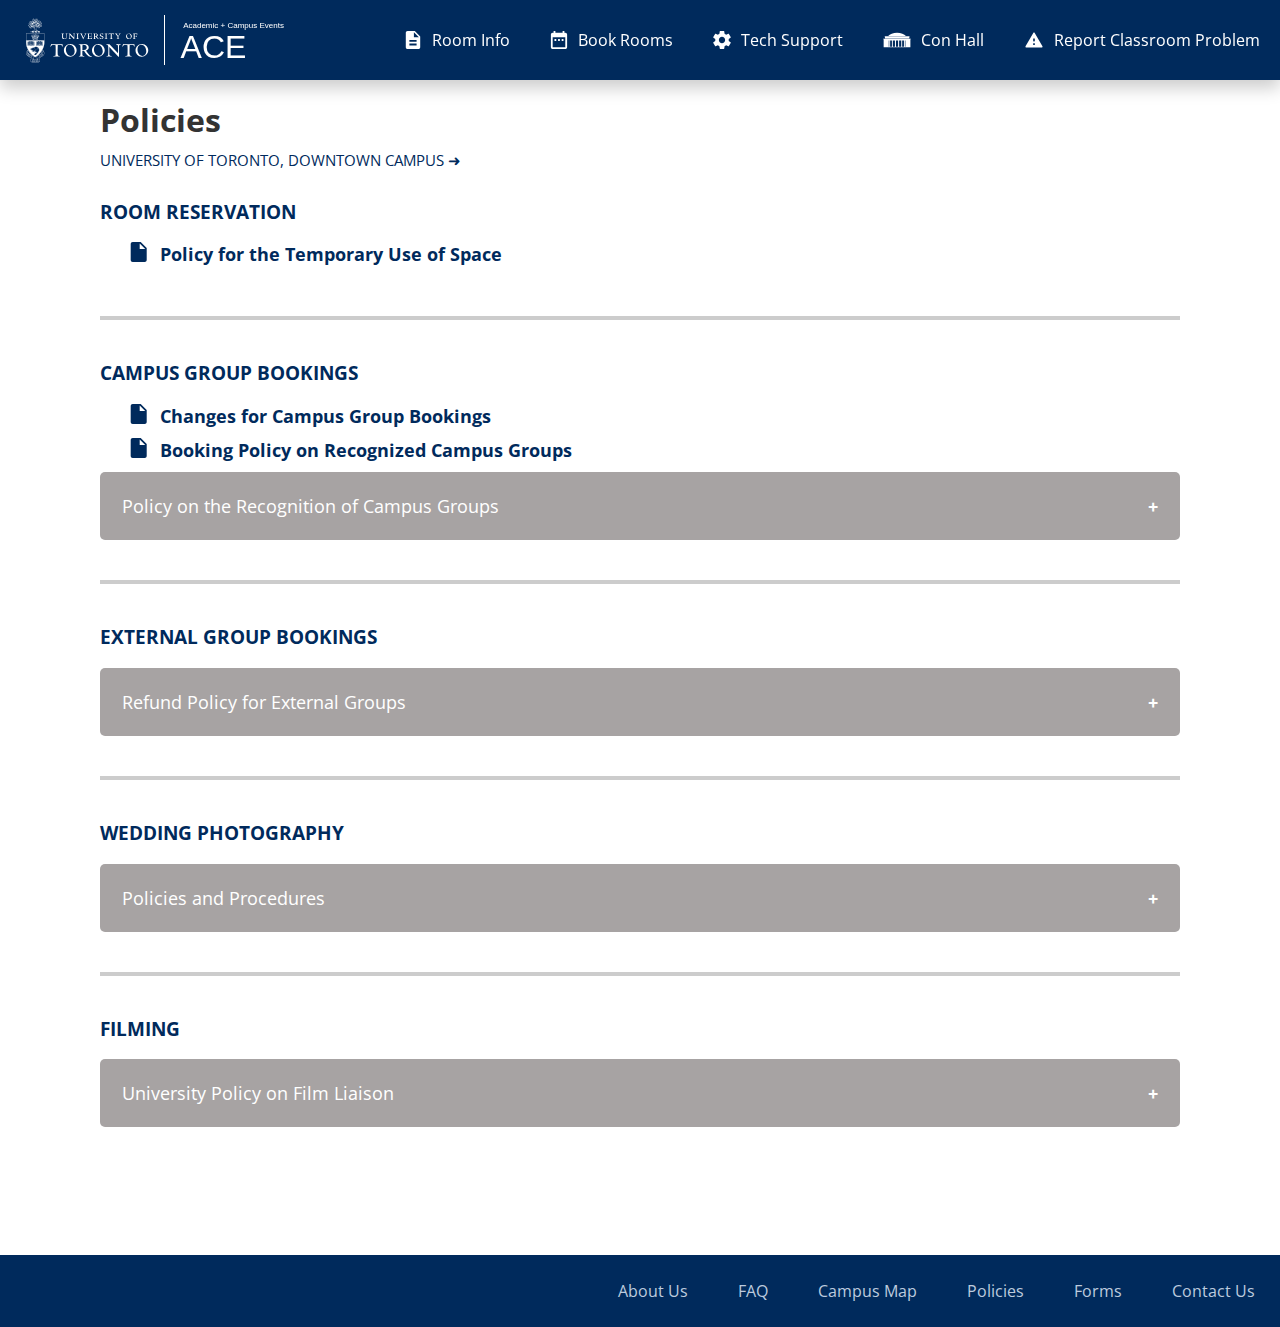
<file: policies.html>
<!DOCTYPE HTML PUBLIC "-//W3C//DTD HTML 4.01 Transitional//EN"
   "http://www.w3.org/TR/html4/loose.dtd">

<html lang="en">

<head>
  <meta http-equiv="Content-Type" content="text/html; charset=ISO-8859-1">
  <meta name="description" content="Academic and Campus Events, University of Toronto">
  <meta name="keywords" content="ACE, Academic and Campus Events, UofT, Room Bookings, Classrooms, Technology Support, Wedding Photography, Filming, Maps">
  <meta name="viewport" content="width=device-width, initial-scale=1.0">
  <META HTTP-EQUIV="PRAGMA" CONTENT="NO-CACHE">
  <META HTTP-EQUIV="CACHE-CONTROL" CONTENT="NO-CACHE">

  <title>Policies</title>
  <link rel="shortcut icon" href="images/ico.ico">
  <link rel="stylesheet" href="css/main.css" type="text/css">
  <link href="https://fonts.googleapis.com/css?family=Open+Sans:400,700" rel="stylesheet">
  <script src="js/collapsible.js"></script>
  <script src="https://cdnjs.cloudflare.com/ajax/libs/jquery/3.3.1/jquery.min.js"></script>
  <script src="js/navbar.js"></script>
</head>

<body>
  <!-- Header and Titles -->
  <div id="container">
    <section class="navigation">
      <div class="nav-container">
        <div class="brand">
          <a href="index.html" width="18px" id='image'>
            <img id="uoft_logo" src="images/UofT_Logo.svg" alt="U of T Logo" />
            <div style="height: 50px; border-left: 1px solid white"></div>
            <img id="ace_logo" src="images/ACE_Logo.svg" alt="ACE Logo" />
          </a>
        </div>
        <nav>
          <div class="nav-mobile"><a id="nav-toggle"><span></span></a></div>
          <ul class="nav-list">
            <li>
              <a href="../class_spec">
                <svg width="18px" height="18px" viewBox="0 0 418 522" version="1.1" xmlns="http://www.w3.org/2000/svg" xmlns:xlink="http://www.w3.org/1999/xlink">
                    <title>Room description icon</title>
                    <g id="Page-1" stroke="none" stroke-width="1" fill="#ffffff" fill-rule="evenodd">
                        <path d="M261.25,0 L52.25,0 C23.5125,0 0.26125,23.49 0.26125,52.2 L0,469.8 C0,498.51 23.25125,522 51.98875,522 L365.75,522 C394.4875,522 418,498.51 418,469.8 L418,156.6 L261.25,0 L261.25,0 Z M313,417 L104,417 L104,365 L313,365 L313,417 L313,417 Z M313,313 L104,313 L104,261 L313,261 L313,313 L313,313 Z M235,183 L235,39 L379,183 L235,183 L235,183 Z" id="Icon"></path>
                    </g>
                </svg>Room Info
              </a>
            </li>
            <li>
              <a href="room_res.html">
                <svg width="18px" height="18px" viewBox="0 0 428 475" version="1.1" xmlns="http://www.w3.org/2000/svg" xmlns:xlink="http://www.w3.org/1999/xlink">
                    <title>Room Reservation icon</title>
                    <g id="Page-1" stroke="none" stroke-width="1" fill="#ffffff" fill-rule="evenodd">
                        <path d="M142,214 L95,214 L95,261 L142,261 L142,214 L142,214 Z M237,214 L190,214 L190,261 L237,261 L237,214 L237,214 Z M332,214 L285,214 L285,261 L332,261 L332,214 L332,214 Z M380.444444,47.5 L356.666667,47.5 L356.666667,0 L309.111111,0 L309.111111,47.5 L118.888889,47.5 L118.888889,0 L71.3333333,0 L71.3333333,47.5 L47.5555556,47.5 C21.1622222,47.5 0.237777778,68.875 0.237777778,95 L0,427.5 C0,453.625 21.1622222,475 47.5555556,475 L380.444444,475 C406.6,475 428,453.625 428,427.5 L428,95 C428,68.875 406.6,47.5 380.444444,47.5 L380.444444,47.5 Z M380,428 L47,428 L47,167 L380,167 L380,428 L380,428 Z" id="Icon"></path>
                    </g>
                </svg>Book Rooms
              </a>
            </li>
            <li>
              <a href="tech_support.html">
                <svg width="18px" height="18px" viewBox="0 0 517 531" version="1.1" xmlns="http://www.w3.org/2000/svg" xmlns:xlink="http://www.w3.org/1999/xlink">
                    <title>Tech Support icon</title>
                    <g id="Page-1" stroke="none" stroke-width="1" fill="#ffffff" fill-rule="evenodd">
                        <path d="M455.580254,291.519 C456.642254,283.023 457.438754,274.527 457.438754,265.5 C457.438754,256.473 456.642254,247.977 455.580254,239.481 L511.600754,195.6735 C516.645254,191.691 517.972754,184.5225 514.786754,178.6815 L461.686754,86.8185 C458.500754,80.9775 451.332254,78.8535 445.491254,80.9775 L379.381754,107.5275 C365.575754,96.9075 350.707754,88.146 334.512254,81.5085 L324.423254,11.151 C323.626754,4.779 318.051254,0 311.413754,0 L205.213754,0 C198.576254,0 193.000754,4.779 192.204254,11.151 L182.115254,81.5085 C165.919754,88.146 151.051754,97.173 137.245754,107.5275 L71.1362541,80.9775 C65.0297541,78.588 58.1267541,80.9775 54.9407541,86.8185 L1.84075408,178.6815 C-1.61074592,184.5225 -0.0177459156,191.691 5.02675408,195.6735 L61.0472541,239.481 C59.9852541,247.977 59.1887541,256.7385 59.1887541,265.5 C59.1887541,274.2615 59.9852541,283.023 61.0472541,291.519 L5.02675408,335.3265 C-0.0177459156,339.309 -1.34524592,346.4775 1.84075408,352.3185 L54.9407541,444.1815 C58.1267541,450.0225 65.2952541,452.1465 71.1362541,450.0225 L137.245754,423.4725 C151.051754,434.0925 165.919754,442.854 182.115254,449.4915 L192.204254,519.849 C193.000754,526.221 198.576254,531 205.213754,531 L311.413754,531 C318.051254,531 323.626754,526.221 324.423254,519.849 L334.512254,449.4915 C350.707754,442.854 365.575754,433.827 379.381754,423.4725 L445.491254,450.0225 C451.597754,452.412 458.500754,450.0225 461.686754,444.1815 L514.786754,352.3185 C517.972754,346.4775 516.645254,339.309 511.600754,335.3265 L455.580254,291.519 L455.580254,291.519 Z M258.313754,358.425 C207.072254,358.425 165.388754,316.7415 165.388754,265.5 C165.388754,214.2585 207.072254,172.575 258.313754,172.575 C309.555254,172.575 351.238754,214.2585 351.238754,265.5 C351.238754,316.7415 309.555254,358.425 258.313754,358.425 L258.313754,358.425 Z" id="Icon"></path>
                    </g>
                </svg>Tech Support
              </a>
            </li>
            <li>
              <a href="/conhall">
                <svg width="28px" height="18px" viewBox="0 0 674 350" version="1.1" xmlns="http://www.w3.org/2000/svg" xmlns:xlink="http://www.w3.org/1999/xlink">
                  <title>con hall icon</title>
                  <g fill="#ffffff" fill-rule="evenodd">
                      <path d="M658.632075,146.059908 L674,146.059908 L659.091607,162.9593 L659.091607,350 L15.5722569,350 L15.5722569,163.711823 L-4.54747351e-13,146.059908 L15.6998572,146.059908 L658.632075,146.059908 Z M137.682191,186.359447 L137.682191,340.230415 L149.893184,340.230415 L149.893184,186.359447 L137.682191,186.359447 Z M527.212879,186.359447 L527.212879,340.230415 L539.423872,340.230415 L539.423872,186.359447 L527.212879,186.359447 Z M171.872972,186.359447 L171.872972,340.230415 L214.611449,340.230415 L214.611449,186.359447 L171.872972,186.359447 Z M236.591237,186.359447 L236.591237,340.230415 L287.877409,340.230415 L287.877409,186.359447 L236.591237,186.359447 Z M312.299396,186.359447 L312.299396,340.230415 L363.585568,340.230415 L363.585568,186.359447 L312.299396,186.359447 Z M388.007555,186.359447 L388.007555,340.230415 L439.293727,340.230415 L439.293727,186.359447 L388.007555,186.359447 Z M461.273515,186.359447 L461.273515,340.230415 L504.011992,340.230415 L504.011992,186.359447 L461.273515,186.359447 Z M46.3549409,85 L46.3549409,98.4331797 L34.1439476,85 L46.3549409,85 Z M633.750556,85 L645.961549,85 L633.750556,98.4331797 L633.750556,85 Z"></path>
                      <rect x="46" y="85" width="588" height="55"></rect>
                      <path d="M125,78.9999898 C163.632357,32.2159246 244.720738,0 338.499996,0 C432.279253,0 513.367635,32.2159246 551.999992,78.9999898 L124.999992,79 Z"></path>
                  </g>
                </svg>Con Hall
              </a>
            </li>
            <li>
              <a href=",,/rrslite/f?p=107">
                <svg version="1.1" xmlns="http://www.w3.org/2000/svg" xmlns:xlink="http://www.w3.org/1999/xlink" x="0px"
                  y="0px" width="20px" height="20px" viewBox="0 0 24 24" enable-background="new 0 0 24 24"
                  xml:space="preserve">
                <g id="Header_x2F_BG" display="none">
                  <rect x="-446" y="-270" display="inline" fill="#ffffff" width="520" height="520"/>
                </g>
                <g id="Bounding_Boxes" fill="#ffffff">
                  <g id="ui_x5F_spec_x5F_header_copy_3" display="none">
                  </g>
                  <path fill="none" d="M0,0h24v24H0V0z"/>
                </g>
                <g id="Rounded">
                  <g id="ui_x5F_spec_x5F_header_copy_5" display="none">
                  </g>
                  <path d="M2.73,21h18.53c0.77,0,1.25-0.83,0.87-1.5l-9.27-16c-0.39-0.67-1.35-0.67-1.73,0l-9.27,16C1.48,20.17,1.96,21,2.73,21z
                     M13,18h-2v-2h2V18z M12,14L12,14c-0.55,0-1-0.45-1-1v-2c0-0.55,0.45-1,1-1h0c0.55,0,1,0.45,1,1v2C13,13.55,12.55,14,12,14z"/>
                </g>
                <g id="Sharp" display="none">
                  <g id="ui_x5F_spec_x5F_header_copy_4">
                  </g>
                  <path display="inline" d="M1,21h22L12,2L1,21z M13,18h-2v-2h2V18z M13,14h-2v-4h2V14z"/>
                </g>
                <g id="Outline" display="none">
                  <g id="ui_x5F_spec_x5F_header">
                  </g>
                  <g display="inline">
                    <path id="XMLID_597_" d="M12,5.99L19.53,19H4.47L12,5.99 M12,2L1,21h22L12,2L12,2z"/>
                    <polygon id="XMLID_599_" points="13,16 11,16 11,18 13,18 13,16 		"/>
                    <polygon id="XMLID_598_" points="13,10 11,10 11,14 13,14 13,10 		"/>
                  </g>
                </g>
                <g id="Duotone" display="none">
                  <g id="ui_x5F_spec_x5F_header_copy_2">
                  </g>
                  <g display="inline">
                    <path opacity="0.3" d="M12,5.99L4.47,19h15.06L12,5.99z M13,18h-2v-2h2V18z M11,14v-4h2v4H11z"/>
                    <g>
                      <path d="M12,2L1,21h22L12,2z M12,5.99L19.53,19H4.47L12,5.99z"/>
                      <rect x="11" y="16" width="2" height="2"/>
                      <rect x="11" y="10" width="2" height="4"/>
                    </g>
                  </g>
                </g>
                <g id="Material" display="none">
                  <g id="ui_x5F_spec_x5F_header_copy">
                  </g>
                  <path display="inline" d="M1,21h22L12,2L1,21z M13,18h-2v-2h2V18z M13,14h-2v-4h2V14z"/>
                </g>
                </svg>Report Classroom Problem
              </a>
            </li>
          </ul>
        </nav>
      </div>
    </section>

    <div class="wrapper2">
      <h1>Policies<br><a target="_blank" href="http://www.utoronto.ca"><span class="sub_title">University of Toronto, Downtown Campus <span>&#10140;</span></span></a></h1>
      <div class="majorSection2">
        <section>
          <a href="room_res.html#gp"><h3>Room Reservation</h3></a>
          <a id="tus_policy" href="http://www.governingcouncil.utoronto.ca/Assets/Governing+Council+Digital+Assets/Policies/PDF/tempspace.pdf"
            target="_blank"><img class="pdf" src="images/PDF.svg" /><h4>Policy for the Temporary Use of Space</h4></a>
        </section>
      </div>
      <div class="majorSection2">
        <section>
          <a href="room_res.html#cg"><h3>Campus Group Bookings</h3></a>
          <a id="cfcgb" href="documents/AV_reimbursement_process_update.pdf" target="_blank"><img class="pdf" src="images/PDF.svg" /><h4>Changes for Campus Group Bookings</h4></a>
          <a id="bp" href="documents/ACTUS_Annoucement_to_Campus_Groups.pdf" target="_blank"><img class="pdf" src="images/PDF.svg" /><h4>Booking Policy on Recognized Campus Groups</h4></a>
          <button class="collapsible" id="cg">Policy on the Recognition of Campus Groups</button>
          <div class="majorSection">
            <section>
              <p>Voluntary organizations formed by members of the University community are a traditional
                part of campus life, and contribute in a significant way to its intellectual, political,
                social and cultural diversity and richness.
              </p>
              <p>In its relations with these organizations, the University is guided by a commitment to
                the right of University members to communicate and to discuss and explore all ideas,
                to organize groups for any lawful purpose, to move about the University and to use its
                facilities in any reasonable way, to distribute on campus, in a responsible way, published
                material provided that is not unlawful, to hold meetings, to debate and to engage in
                peaceful demonstrations, and to freedom from discrimination on the basis of sex, race
                or religion.
              </p>
              <p>Recognition as a "campus group" is a privilege based upon observance of certain procedures
                and acceptance of certain responsibilities. It follows that this privilege can be withdrawn
                if these procedures are neglected or responsibilities abrogated by the organization or
                group.
              </p>
              <p>Under the terms of this policy the University will not attempt to censor, control or interfere
                with any group on the basis of its philosophy, beliefs, interests or opinions expressed
                unless and until these lead to activities which are illegal or which infringe the rights
                and freedoms already mentioned. By the same token, recognition as a "campus group" by
                the University implies neither endorsement of a particular group's beliefs or philosophy,
                nor the assumption of legal liability for the group's activities. It assumes only that
                the University has a responsibility to inform itself of organizations which use its facilities
                and name and to deny or withdraw recognition if the requirements of this policy are not
                observed.
              </p>
              <ol>
                <li>
                  <ol>
                    <li type="a">The University should maintain a policy and mechanism for the recognition of campus
                      organizations. All such organizations wishing to use "University of Toronto" in
                      their names and all groups wishing to claim internal status under the <a href="room_res.html#gp"
                        class="link">Policy for the Allocation of
                Rooms</a> - Extracurricular Bookings must be recognized.
                    </li>
                    <li type="a">Responsibility for the maintenance of the policy and mechanism, where campus-wide
                      organizations or organizations drawing members from more than one division or constituency
                      of the University are concerned, should be vested in the Committee on Campus and
                      Community Affairs of the Governing Council.
                    </li>
                    <li type="a">The responsibility for recognition of organizations drawing members from only one
                      division should rest with the council of that division.
                    </li>
                  </ol>
                </li>
                <li>Eligibility for recognition should be assessed annually against the following "technical"
                  constitutional areas rather than ideological ones:
                  <ol>
                    <li type="a">The objectives and activities of groups seeking recognition should be seen as attempting
                      to contribute to the educational, recreational, social or cultural value of the
                      University. These values are intended to be interpreted in the broadest sense.
                      However, the essential "value" of the University must remain that of preservation
                      of freedom of enquiry and association.
                    </li>
                    <li type="a">Recognized campus groups may not engage in activities which are essentially commercial
                      in nature. This is not intended to preclude the collection of membership fees to
                      cover the expenses of the organization, or of charges for specific activities,
                      programs or events, or to prohibit groups from engaging in legitimate fundraising.
                      However, a recognized campus group cannot:
                      <ol>
                        <li type="i">have as a major activity a function that makes it an on-campus part of a commercial
                          organization;
                        </li>
                        <li type="i">provide services and goods at a profit when that profit is used for purposes
                          other than those of the organization;
                        </li>
                        <li type="i">pay salaries to some or all of its officers.</li>
                      </ol>
                    </li>
                    <li type="a">Membership in groups should be open to all members of the University community without
                      restriction on the grounds of national origin, race, religion, colour, or sex.
                      While discriminatory membership practices are not allowed, it is recognized that
                      certain groups could well be homogenous in nature without being discriminatory.
                      Status as non-voting members may be extended to interested persons from outside
                      the University.
                    </li>

                    <li type="a">The University's interest in the constitution is based on its concern that organizations
                      and individuals using its name and its facilities are genuine campus organizations,
                      and that they pursue activities in accordance with the law, and in addition that
                      such things as organizational structure, membership, procedures, rules of conduct,
                      etc. are spelled out so that all members who join a club and take part in its activities
                      may do so with full knowledge of their rights and responsibilities within the group.
                    </li>
                  </ol>
                </li>
                <li>
                  <ol>
                    <li type="a">The University will not attempt to monitor or review the activities of a group in
                      the normal course of events. It will however investigate complaints or charges
                      that an organization has acted in a manner that is inconsistent with its constitution
                      or with the requirements of this policy. If these complaints or charges prove to
                      be valid, recognition may be withdrawn. Application for a renewal of recognition
                      may be made at any time after the following September 30.</li>
                    <li type="a">Responsibility for the implementation of this policy is delegated to the administration.
                      In the case of denial or withdrawal of recognition, a statement of the reasons
                      will be provided. All administrative decisions to grant, deny or withdraw recognition
                      will be reported regularly to the Committee on Campus and Community Affairs for
                      information.
                    </li>
                    <li type="a">Groups wishing to appeal a decision may do so through the Office of the Assistant
                      Vice-President - Student Affairs. In the event of an appeal, a hearing shall be
                      held by an administrative officer designated by the Assistant Vice-President -
                      Student Affairs not involved in the original decision.
                    </li>
                  </ol>
                </li>
                <li>Groups seeking recognition should supply the following:
                  <ol>
                    <li type="a">An application in the form prescribed.</li>
                    <li type="a">The names of two officers and a "contact person" (who could be one of the officers)
                      responsible for all room bookings and rentals of University equipment and services,
                      a mailing address and a telephone number. This information will be considered to
                      be public information.
                    </li>
                    <li type="a">The total number of members, the size of the governing body (i.e., number of executive
                      officers), and the proportion of members on and off campus at the time of registration.
                    </li>
                    <li type="a">A copy of the constitution and/or by-laws of the group.</li>
                  </ol>
                  <p>Groups meeting the requirements of this policy will be granted recognition for the
                    academic year in which application is made. (For this purpose the academic year is
                    considered to run from October 1 to September 30.)
                  </p>
                  <p>Normally recognition will be renewed automatically in successive academic years upon
                    request by the new executive. If constitutional changes have been proposed the amended
                    constitution should be submitted and will be considered in the course of the renewal
                    process.
                  </p>
                </li>
                <li>Applicants for recognition or recognized groups handling extensive funds may be required
                  to submit audited statements annually to the Office of the Assistant Vice-President
                  - Student Affairs.
                  </p>
                  <p>At the discretion of the Assistant Vice-President - Student Affairs groups supplying
                    goods or services for which a charge is made may be required to indicate in all advertising,
                    contractual and other material that the University neither endorses the group's activities
                    nor assumes legal liability in connection with the goods and services provided.
                  </p>
                </li>
              </ol>
            </section>
          </div>
        </section>
      </div>
      <div class="majorSection2">
        <section>
          <a href="room_res.html#e"><h3>External Group Bookings</h3></a>
          <button class="collapsible" id="rpeg">Refund Policy for External Groups</button>
          <div class="majorSection">
            <section>
              <p>For all rooms, if the booking is cancelled, the processing fee of $50.00 will not be levied,
                unless contracts and/or agreements for services have been arranged, which may include
                consulting time of external liaison.
              </p>
              <p><strong>For Smaller rooms (&lt;100 in capacity):</strong> if the booking is cancelled more
                than one week prior to the booking date then the processing fee will be retained. If
                7 days or less, but more than two business days, then 50% of the booking charge will
                be retained (the minimum amount being the processing fee) and if it 's less than two
                business days then there will be no refund.
              </p>
              <p><strong>For Mid-sized rooms (100-277):</strong> if the booking cancelled more than two
                weeks prior to the booking date then the processing fee will be retained. If it is cancelled
                14 days prior or less, but more than two business days before the booking starts, then
                50% of the booking charge will be retained(the minimum amount being the processing fee),
                and if it's less than two business days prior then there will be no refund.</p>
              <p><strong>For larger rooms (278+):</strong> For all bookings made more than 60 days in advance
                of the booking date a non-refundable deposit of the room rental fee will be required
                to hold the space. If the booking is cancelled more than 14 days prior to the event,
                then 25% of booking charge will be retained. If it's cancelled between 1 week and 14
                days then 50% will be retained and if it's cancelled with less than 7 days notice there
                will be no refund.</p>

              <p>For certain specific bookings other agreements will be reached regarding the cancellation
                policies and those agreements will supersede any listed here. </p>
            </section>
          </div>
        </section>
      </div>
      <div class="majorSection2">
        <a href="weddinghome.html"><h3>Wedding Photography</h3></a>
        <button class="collapsible" id="wp">Policies and Procedures</button>
        <div class="majorSection">
          <section>
            <p>Permission will be given to written requests for a single, specific one-hour period, at a
              specific site, on a specific date.
            </p>
            <p>Permission will be given only for weekends and statutory holidays on a first-come, first-served
              basis. Permissions will normally be restricted to <strong>one photo session per site, per one
                hour time slot</strong> beginning on the hour. No permissions will be given for U of
              T Day or other days on which scheduled University activities may be disrupted by wedding
              photo sessions.
            </p>
            <p>The University reserves the right to cancel wedding photo session bookings if they are perceived
              to be in conflict with an organized University event, providing that reasonable notice
              can be given to the wedding parties involved. In such cases, if no satisfactory alternative
              time, site or date can be arranged, location fees will be returned.
            </p>
          </section>
          <section>
            <h3>Fees</h3>
            <p>A location fee of <span class="cost">$130.00 (HST included)</span> will be charged for each
              session. University staff, students and alumni (bride and/or groom) will be eligible for
              a <strong>50% discount</strong> on the location fee.
            </p>
            <p>University parking charges and regulations will apply.</p>
            <p>Academic + Campus Events will manage requests, make site bookings, provide letters of permission,
              provide advice concerning regulations, restrictions, site locations, etc. and collect location
              fees.
            </p>
          </section>
          <section>
            <h3>Proof of Permission</h3>
            <p>The University of Toronto Police will request proof of permission from photographers, as
              appropriate. The police officer will record the name and as applicable, studio of any photographer
              who fails to produce a valid letter of permission. Advice of the requirement will be given
              to first time offenders and a warning that future infractions will result in the issuance
              of a notice of trepass. The police will supply Academic + Campus Events with the names
              of such photographers.
            </p>
          </section>
          <section>
            <h3>Parking</h3>
            <p>The Parking Office has posted signs advising of the requirement ot obtain permission to use
              University grounds as wedding photo location sites at the four principal entrances to the
              Front Campus: Tower Road, Wellesley Street, King's College Road and Galbraith Road. </p>

            <h4>U of T parking site:</h4>
            <a href="http://www.transportation.utoronto.ca/" target="_blank" class="link">http://www.transportation.utoronto.ca/</a><br><br>
          </section>
        </div>
      </div>

      <div class="majorSection2">
        <a href="film.html"><h3>Filming</h3></a>
        <button class="collapsible" id="upfl">University Policy on Film Liaison</button>
        <div class="majorSection">
          <section>
            <h3>Purpose</h3>
            <p>To provide a comprehensive Film Liaison Policy and Service so that space and facilities on
              the St. George campus can be used by external media production organizations as film locations
              without disruption or cost to the University.
            </p>
          </section>
          <section>
            <button class="collapsible inner">Objectives</button>
            <div class="majorSection">
              <section>
                <ul>
                  <li>To provide an expert service which is aware of the complex requirements of production
                    companies in utilizing film locations, the physical resources of the University which
                    might be suitable for their requirements, and the interests of University students
                    and staff.
                  </li>
                  <li>To minimize disruption of normal University activities.</li>
                  <li>To assist non-commercial production agencies and public broadcasting institutions in
                    creating educational and public interest programs.
                  </li>
                  <li>To provide and control general access to University exterior locations and limited
                    access to interior locations for commercial production companies producing feature
                    films, commercials, still photography and general entertainment programs.
                  </li>
                  <li>To recover all costs of the Film Liaison Service and provide financial compensation,
                    where required, to occupants of buildings where interior filming is undertaken.
                  </li>
                  <li>To preserve the institutional reputation and image of the University.</li>
                </ul>
              </section>
            </div>

            <button class="collapsible inner">Policy</button>
            <div class="majorSection">
              <section>
                <ol>
                  <li>The Policy for Film Liaison will not apply to news and public affairs coverage of University
                    events, activities and personalities by television, film or sound recording. This
                    coverage will be approved and arranged by the University's Department of Public Affairs.
                    Coverage of sports events will be approved and arranged by the Department of Athletics
                    and Recreation. When news and public affairs coverage includes complex documentary
                    filming, the University's Policy for Film Liaison will apply, including fees, and
                    assistance will be provided by the Film Liaison Service.
                  </li>
                  <li>All other requests to use University buildings, grounds and facilities for the purposes
                    of filming will be handled by the Film Liaison Service.
                  </li>
                  <li>The Service will coordinate access to all areas on the St. George campus, except for
                    the federated and affiliated colleges (a list of these colleges is listed on page
                    4). Due to its status as a memorial, neither film nor photo shoots are permitted
                    at or within Soldiers' Tower.
                  </li>
                  <li>No film location request will be approved which seriously disrupts the normal activities
                    of the University.
                  </li>
                  <li>Permission to film inside University buildings, with the exception of space that is
                    normally available for rental, will only be granted when such locations are unique
                    and not available elsewhere. The wide range of interior locations and the convenience
                    of the University's Film Liaison Service are not criteria for accessibility.
                  </li>
                  <li>For interior locations, the Film Liaison Service must secure approval from the Administrative
                    Officer(s) of the division(s) occupying the space requested.
                  </li>
                  <li>No major set construction or alteration of buildings will be permitted. Any set decoration
                    must be clearly specified in writing and all areas occupied in connection with the
                    filming must be returned to their normal condition.
                  </li>
                  <li>A program script will be submitted prior to the commencement of filming so that the
                    Film Liaison Service can ascertain that such filming will not damage the reputation
                    or image of the University.
                  </li>
                  <li>No weapons, ammunition or fireworks (authentic or replica) are permitted on University
                    property.
                  </li>
                  <li>For productions that do not involve University events and activities, every effort
                    should be made to maintain the anonymity of the University, including promotion and
                    credits; the University, however, may require that it be identified if it feels this
                    would be in its interest.
                  </li>
                  <li>Whenever a Location Fee is being charged, an agreement will be entered into between
                    the University and the Production agency (see attached Form of Agreement).
                  </li>
                  <li>Requests for filming must normally be made at least two weeks in advance and in no
                    case will be accepted fewer than ten days in advance.
                  </li>
                  <li>Notwithstanding the terms and conditions of this policy, the Film Liaison Service has
                    the right to refuse any request for filming on the premises of the University. Factors
                    in such a decision may include the reputation and financial security of the production
                    agency, and the history of previous dealings with that agency.
                  </li>
                </ol>
              </section>
            </div>

            <button class="collapsible inner">Fees and Other Charges</button>
            <div class="majorSection">
              <section>
                <p class="important">Fees and policy listed here are subject to confirmation with ACE / University Film Liaison</p>
                <ol>
                  <li>A Location Fee of <span class="cost">$4,000</span> per day will be charged to any production
                    agency using University locations for the purposes of producing feature films, television
                    commercials, and general entertainment programs.
                  </li>
                  <li>The <strong>Location Fee</strong> may be waived for non-commercial production agencies
                    and public broadcasting institutions producing educational and public interest programs,
                    including documentaries.
                  </li>
                  <li>A minimum <strong>Survey and Clearance Fee</strong> of <span class="cost">$100</span>                    will be charged to all users of the Film Liaison Service as soon as it is apparent
                    to the Film Liaison Service that a University location may be suitable for their
                    needs. Assessing such a fee, payable in advance, does not imply that final permission
                    will be granted. This fee may be waived for student groups producing films as part
                    of their academic program at other educational institutions.
                  </li>
                  <li>When a Location Fee is assessed, the Survey and Clearance Fee will be deducted.</li>
                  <li>For <strong>interior locations</strong>, up to one-third of the Location Fee received
                    will, where appropriate, be distributed amongst those divisions occupying the space
                    being used.
                  </li>
                  <li>Where <strong>rental charges</strong> normally exist for certain University rooms (e.g.
                    Convocation Hall, Innis Town Hall), that charge will be paid out of the Location
                    Fee up to a maximum of 50% of the Location Fee. University divisions that normally
                    rent space may waive their normal rental charges in lieu of receiving one-third of
                    the Location Fee.
                  </li>
                  <li>The cost of any additional services provided by the University, including <strong>security, parking,
                  trades and caretaking</strong>, will be charged in addition to the Location Fee. Because
                    of existing union contracts, security and other applicable trades must be provided
                    by the University. Decisions as to which of these services are required for any film
                    location will be decided by the University in accordance with general policy and
                    procedures. For every location, at least one security officer must be engaged.
                  </li>
                  <li>The <strong>Survey and Clearance Fee</strong> will be payable to the University prior
                    to the undertaking of location surveys and coordinating arrangements. Location Fees
                    will be payable prior to the commencement of filming. Other fees will be payable
                    when billed.
                  </li>
                  <li>Production agencies filming at the University must agree to hold the University harmless
                    of any <strong>liability and loss</strong> which the University may suffer or incur
                    by reason of any injury to any person or damage to any property caused by the Producer
                    or any of its employees or equipment, or any other persons introduced to the premises
                    by reason of such filming. Evidence must be provided of liability insurance coverage
                    in the amount of at least $2,000,000 and showing The Governing Council of the University
                    of Toronto as co-insured, and a bond may be required according to the procedures
                    of the Academic and Campus Events whenever major damage might be done to University
                    property.
                  </li>
                  <li>All arrangements, including the payment of Location Fees, evidence of insurance, and
                    the execution of agreements or posting of bonds when required, must be completed
                    at least <strong>48
                  hours</strong> prior to the commencement of filming.
                  </li>
                  <li>A <strong>Cancellation Fee</strong> of 50% of the payable Location Fee will be charged.
                    Rescheduling of dates will be considered as a new request. The Survey and Clearance
                    Fee is not refundable.
                  </li>
                  <li>Production agencies filming at the University which need auxiliary sources of
                    <strong>power</strong> must use silenced generators and suspend or cover all cables
                    at their own expense.
                  </li>
                </ol>
              </section>
              <section>
                <h3>University of Toronto<br>Federated and Affiliated Colleges:</h3>
                <ul>
                  <li>Knox College</li>
                  <li>University of St. Michael's College</li>
                  <li>Trinity College</li>
                  <li>Victoria University</li>
                  <li>Wycliffe College</li>
                </ul>
              </section>
            </div>
          </section>
        </div>
      </div>
    </div>

    <!------------------------------------------------- foooter ------------------------------------>
    <footer id="footer">
      <nav>
        <ul id="footer_items">
          <li><a href="index2.html">About Us</a></li>
          <li><a href="faq.html">FAQ</a></li>
          <li><a href="http://map.utoronto.ca" target="_blank">Campus Map</a></li>
          <li><a href="policies.html">Policies</a></li>
          <li><a href="forms.html">Forms</a></li>
          <li><a href="contact.html">Contact Us</a></li>
        </ul>
      </nav>
    </footer>
  </div>
</body>

</html>
</file>
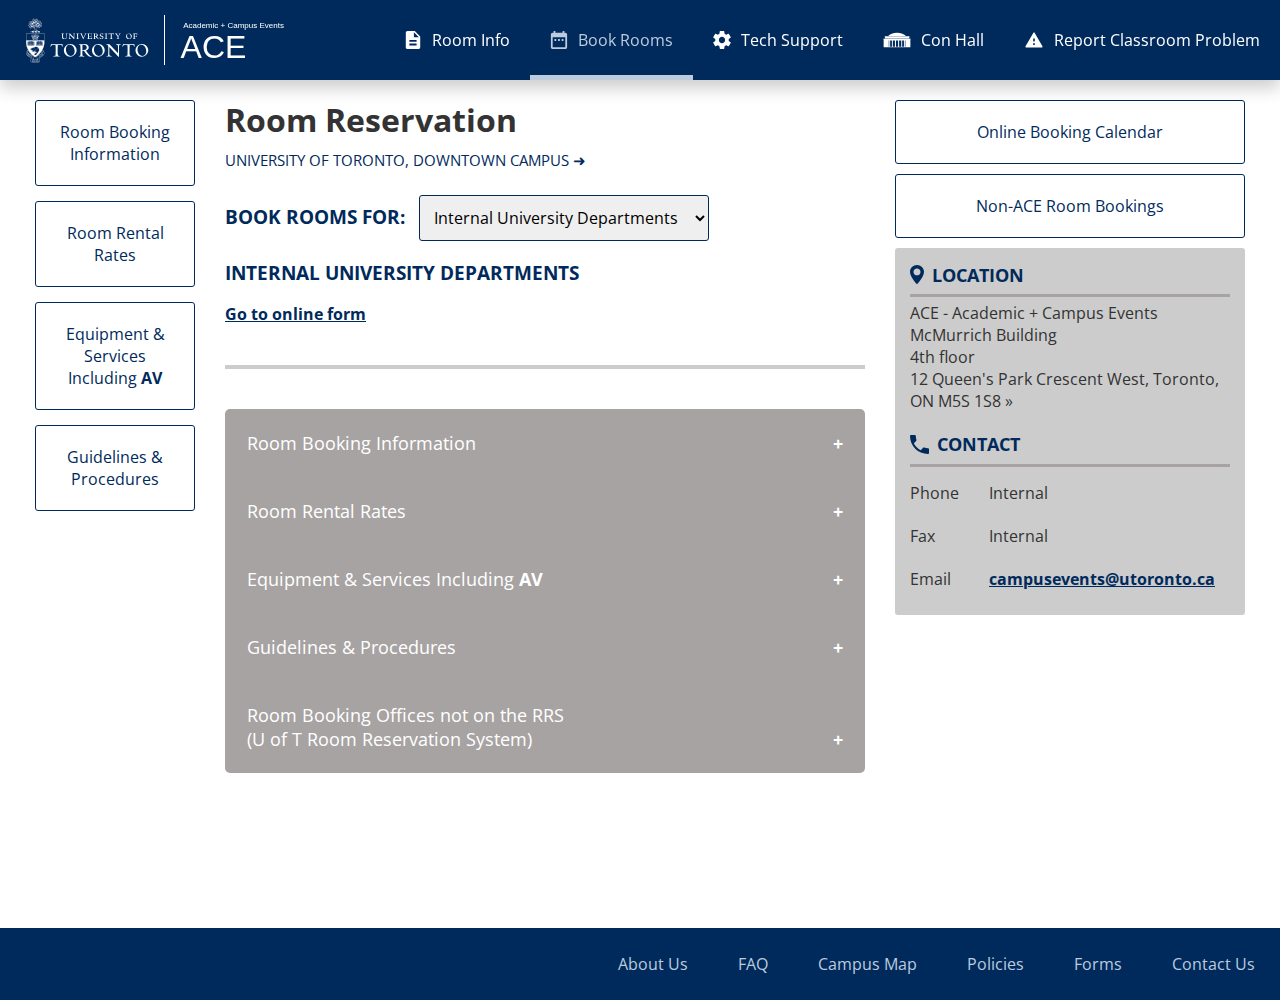
<file: room_res.html>
<!DOCTYPE HTML PUBLIC "-//W3C//DTD HTML 4.01 Transitional//EN"
   "http://www.w3.org/TR/html4/loose.dtd">

<html lang="en">

<head>
  <meta http-equiv="Content-Type" content="text/html; charset=ISO-8859-1">
  <meta name="description" content="Academic and Campus Events, University of Toronto">
  <meta name="keywords" content="ACE, Academic and Campus Events, UofT, Room Bookings, Classrooms, Technology Support, Wedding Photography, Filming, Maps">
  <meta name="viewport" content="width=device-width, initial-scale=1.0">
  <META HTTP-EQUIV="PRAGMA" CONTENT="NO-CACHE">
  <META HTTP-EQUIV="CACHE-CONTROL" CONTENT="NO-CACHE">

  <title>Room Reservation</title>
  <link rel="shortcut icon" href="images/ico.ico">
  <link rel="stylesheet" href="css/main.css" type="text/css">
  <link href="https://fonts.googleapis.com/css?family=Open+Sans:400,700" rel="stylesheet">
  <script src="js/collapsible.js"></script>
  <script src="https://cdnjs.cloudflare.com/ajax/libs/jquery/3.3.1/jquery.min.js"></script>
  <script src="js/navbar.js"></script>
</head>

<body>
  <!-- Header and Titles -->
  <div id="container">
    <section class="navigation">
      <div class="nav-container">
        <div class="brand">
          <a href="index.html" width="18px" id='image'>
            <img id="uoft_logo" src="images/UofT_Logo.svg" alt="U of T Logo" />
            <div style="height: 50px; border-left: 1px solid white"></div>
            <img id="ace_logo" src="images/ACE_Logo.svg" alt="ACE Logo" />
          </a>
        </div>
        <nav>
          <div class="nav-mobile"><a id="nav-toggle"><span></span></a></div>
          <ul class="nav-list">
            <li>
              <a href="../class_spec">
                <svg width="18px" height="18px" viewBox="0 0 418 522" version="1.1" xmlns="http://www.w3.org/2000/svg" xmlns:xlink="http://www.w3.org/1999/xlink">
                    <title>Room description icon</title>
                    <g id="Page-1" stroke="none" stroke-width="1" fill="#ffffff" fill-rule="evenodd">
                        <path d="M261.25,0 L52.25,0 C23.5125,0 0.26125,23.49 0.26125,52.2 L0,469.8 C0,498.51 23.25125,522 51.98875,522 L365.75,522 C394.4875,522 418,498.51 418,469.8 L418,156.6 L261.25,0 L261.25,0 Z M313,417 L104,417 L104,365 L313,365 L313,417 L313,417 Z M313,313 L104,313 L104,261 L313,261 L313,313 L313,313 Z M235,183 L235,39 L379,183 L235,183 L235,183 Z" id="Icon"></path>
                    </g>
                </svg>Room Info
              </a>
            </li>
            <li>
              <a href="room_res.html" class="active">
                <svg width="18px" height="18px" viewBox="0 0 428 475" version="1.1" xmlns="http://www.w3.org/2000/svg" xmlns:xlink="http://www.w3.org/1999/xlink">
                    <title>Room Reservation icon</title>
                    <g id="Page-1" stroke="none" stroke-width="1" fill="#ffffff" fill-rule="evenodd">
                        <path d="M142,214 L95,214 L95,261 L142,261 L142,214 L142,214 Z M237,214 L190,214 L190,261 L237,261 L237,214 L237,214 Z M332,214 L285,214 L285,261 L332,261 L332,214 L332,214 Z M380.444444,47.5 L356.666667,47.5 L356.666667,0 L309.111111,0 L309.111111,47.5 L118.888889,47.5 L118.888889,0 L71.3333333,0 L71.3333333,47.5 L47.5555556,47.5 C21.1622222,47.5 0.237777778,68.875 0.237777778,95 L0,427.5 C0,453.625 21.1622222,475 47.5555556,475 L380.444444,475 C406.6,475 428,453.625 428,427.5 L428,95 C428,68.875 406.6,47.5 380.444444,47.5 L380.444444,47.5 Z M380,428 L47,428 L47,167 L380,167 L380,428 L380,428 Z" id="Icon"></path>
                    </g>
                </svg>Book Rooms
              </a>
            </li>
            <li>
              <a href="tech_support.html">
                <svg width="18px" height="18px" viewBox="0 0 517 531" version="1.1" xmlns="http://www.w3.org/2000/svg" xmlns:xlink="http://www.w3.org/1999/xlink">
                    <title>Tech Support icon</title>
                    <g id="Page-1" stroke="none" stroke-width="1" fill="#ffffff" fill-rule="evenodd">
                        <path d="M455.580254,291.519 C456.642254,283.023 457.438754,274.527 457.438754,265.5 C457.438754,256.473 456.642254,247.977 455.580254,239.481 L511.600754,195.6735 C516.645254,191.691 517.972754,184.5225 514.786754,178.6815 L461.686754,86.8185 C458.500754,80.9775 451.332254,78.8535 445.491254,80.9775 L379.381754,107.5275 C365.575754,96.9075 350.707754,88.146 334.512254,81.5085 L324.423254,11.151 C323.626754,4.779 318.051254,0 311.413754,0 L205.213754,0 C198.576254,0 193.000754,4.779 192.204254,11.151 L182.115254,81.5085 C165.919754,88.146 151.051754,97.173 137.245754,107.5275 L71.1362541,80.9775 C65.0297541,78.588 58.1267541,80.9775 54.9407541,86.8185 L1.84075408,178.6815 C-1.61074592,184.5225 -0.0177459156,191.691 5.02675408,195.6735 L61.0472541,239.481 C59.9852541,247.977 59.1887541,256.7385 59.1887541,265.5 C59.1887541,274.2615 59.9852541,283.023 61.0472541,291.519 L5.02675408,335.3265 C-0.0177459156,339.309 -1.34524592,346.4775 1.84075408,352.3185 L54.9407541,444.1815 C58.1267541,450.0225 65.2952541,452.1465 71.1362541,450.0225 L137.245754,423.4725 C151.051754,434.0925 165.919754,442.854 182.115254,449.4915 L192.204254,519.849 C193.000754,526.221 198.576254,531 205.213754,531 L311.413754,531 C318.051254,531 323.626754,526.221 324.423254,519.849 L334.512254,449.4915 C350.707754,442.854 365.575754,433.827 379.381754,423.4725 L445.491254,450.0225 C451.597754,452.412 458.500754,450.0225 461.686754,444.1815 L514.786754,352.3185 C517.972754,346.4775 516.645254,339.309 511.600754,335.3265 L455.580254,291.519 L455.580254,291.519 Z M258.313754,358.425 C207.072254,358.425 165.388754,316.7415 165.388754,265.5 C165.388754,214.2585 207.072254,172.575 258.313754,172.575 C309.555254,172.575 351.238754,214.2585 351.238754,265.5 C351.238754,316.7415 309.555254,358.425 258.313754,358.425 L258.313754,358.425 Z" id="Icon"></path>
                    </g>
                </svg>Tech Support
              </a>
            </li>
            <li>
              <a href="/conhall">
                <svg width="28px" height="18px" viewBox="0 0 674 350" version="1.1" xmlns="http://www.w3.org/2000/svg" xmlns:xlink="http://www.w3.org/1999/xlink">
                  <title>con hall icon</title>
                  <g fill="#ffffff" fill-rule="evenodd">
                      <path d="M658.632075,146.059908 L674,146.059908 L659.091607,162.9593 L659.091607,350 L15.5722569,350 L15.5722569,163.711823 L-4.54747351e-13,146.059908 L15.6998572,146.059908 L658.632075,146.059908 Z M137.682191,186.359447 L137.682191,340.230415 L149.893184,340.230415 L149.893184,186.359447 L137.682191,186.359447 Z M527.212879,186.359447 L527.212879,340.230415 L539.423872,340.230415 L539.423872,186.359447 L527.212879,186.359447 Z M171.872972,186.359447 L171.872972,340.230415 L214.611449,340.230415 L214.611449,186.359447 L171.872972,186.359447 Z M236.591237,186.359447 L236.591237,340.230415 L287.877409,340.230415 L287.877409,186.359447 L236.591237,186.359447 Z M312.299396,186.359447 L312.299396,340.230415 L363.585568,340.230415 L363.585568,186.359447 L312.299396,186.359447 Z M388.007555,186.359447 L388.007555,340.230415 L439.293727,340.230415 L439.293727,186.359447 L388.007555,186.359447 Z M461.273515,186.359447 L461.273515,340.230415 L504.011992,340.230415 L504.011992,186.359447 L461.273515,186.359447 Z M46.3549409,85 L46.3549409,98.4331797 L34.1439476,85 L46.3549409,85 Z M633.750556,85 L645.961549,85 L633.750556,98.4331797 L633.750556,85 Z"></path>
                      <rect x="46" y="85" width="588" height="55"></rect>
                      <path d="M125,78.9999898 C163.632357,32.2159246 244.720738,0 338.499996,0 C432.279253,0 513.367635,32.2159246 551.999992,78.9999898 L124.999992,79 Z"></path>
                  </g>
                </svg>Con Hall
              </a>
            </li>
            <li>
              <a href=",,/rrslite/f?p=107">
                <svg version="1.1" xmlns="http://www.w3.org/2000/svg" xmlns:xlink="http://www.w3.org/1999/xlink" x="0px"
                  y="0px" width="20px" height="20px" viewBox="0 0 24 24" enable-background="new 0 0 24 24"
                  xml:space="preserve">
                <g id="Header_x2F_BG" display="none">
                  <rect x="-446" y="-270" display="inline" fill="#ffffff" width="520" height="520"/>
                </g>
                <g id="Bounding_Boxes" fill="#ffffff">
                  <g id="ui_x5F_spec_x5F_header_copy_3" display="none">
                  </g>
                  <path fill="none" d="M0,0h24v24H0V0z"/>
                </g>
                <g id="Rounded">
                  <g id="ui_x5F_spec_x5F_header_copy_5" display="none">
                  </g>
                  <path d="M2.73,21h18.53c0.77,0,1.25-0.83,0.87-1.5l-9.27-16c-0.39-0.67-1.35-0.67-1.73,0l-9.27,16C1.48,20.17,1.96,21,2.73,21z
                     M13,18h-2v-2h2V18z M12,14L12,14c-0.55,0-1-0.45-1-1v-2c0-0.55,0.45-1,1-1h0c0.55,0,1,0.45,1,1v2C13,13.55,12.55,14,12,14z"/>
                </g>
                <g id="Sharp" display="none">
                  <g id="ui_x5F_spec_x5F_header_copy_4">
                  </g>
                  <path display="inline" d="M1,21h22L12,2L1,21z M13,18h-2v-2h2V18z M13,14h-2v-4h2V14z"/>
                </g>
                <g id="Outline" display="none">
                  <g id="ui_x5F_spec_x5F_header">
                  </g>
                  <g display="inline">
                    <path id="XMLID_597_" d="M12,5.99L19.53,19H4.47L12,5.99 M12,2L1,21h22L12,2L12,2z"/>
                    <polygon id="XMLID_599_" points="13,16 11,16 11,18 13,18 13,16 		"/>
                    <polygon id="XMLID_598_" points="13,10 11,10 11,14 13,14 13,10 		"/>
                  </g>
                </g>
                <g id="Duotone" display="none">
                  <g id="ui_x5F_spec_x5F_header_copy_2">
                  </g>
                  <g display="inline">
                    <path opacity="0.3" d="M12,5.99L4.47,19h15.06L12,5.99z M13,18h-2v-2h2V18z M11,14v-4h2v4H11z"/>
                    <g>
                      <path d="M12,2L1,21h22L12,2z M12,5.99L19.53,19H4.47L12,5.99z"/>
                      <rect x="11" y="16" width="2" height="2"/>
                      <rect x="11" y="10" width="2" height="4"/>
                    </g>
                  </g>
                </g>
                <g id="Material" display="none">
                  <g id="ui_x5F_spec_x5F_header_copy">
                  </g>
                  <path display="inline" d="M1,21h22L12,2L1,21z M13,18h-2v-2h2V18z M13,14h-2v-4h2V14z"/>
                </g>
                </svg>Report Classroom Problem
              </a>
            </li>
          </ul>
        </nav>
      </div>
    </section>

    <div class="wrapper">
      <div id="sidebar">
        <a onclick="open_collapsible('rbi')" class="sidebar_card">Room Booking Information</a>
        <a onclick="open_collapsible('rates')" class="sidebar_card">Room Rental Rates</a>
        <a onclick="open_collapsible('es')" class="sidebar_card">Equipment & Services Including <strong>AV</strong></a>
        <a onclick="open_collapsible('gp')" class="sidebar_card">Guidelines & Procedures</a>
      </div>
      <div id="main">
        <h1>Room Reservation<br><a target="_blank" href="http://www.utoronto.ca"><span class="sub_title">University of Toronto, Downtown Campus <span>&#10140;</span></span></a></h1>
        <section class="majorSection2">
          <h3 style="display: inline">Book rooms for: &nbsp;</h3>
          <select id="room_booking" onchange="booking()">
          <option value="i" selected>Internal University Departments</option>
          <option value="cg">Campus Groups</option>
          <option value="e">External Groups (non-University)</option>
        </select>
          <!--------------------------------- INTERNAL --------------------------------->
          <div id="internal">
            <h3>Internal University Departments</h3>
            <a href="../booking_request" class="link">Go to online form</a>
          </div>

          <!---------------------------------- CAMPUS ---------------------------------->
          <div id="campus">
            <h3>Booking Centrally Available Space for Recognized Campus Groups</h3>
            <p>The Academic + Campus Events will book classrooms <strong>free of charge</strong> to
              <strong>Recognized Campus Groups</strong>.
            </p>
            <section>
              <h4>How to Book</h4>
              <p>The Booking contact person registred with Ulife can submit requests <a href="https://ace.utoronto.ca/cgroup" class="link">online</a>.</p>
              <p>To make a booking, the contact person listed with
                <a href="https://www.ulife.utoronto.ca/" target="_blank" class="link">Ulife</a> has to
                fill out and sign a <strong>Facilities
            Request Form</strong> (link on the right). Note: bookings will not be made over the phone & ACE will <strong>only take
            bookings from the contact person registed with Ulife</strong>. The signed form is submitted
                by mail, in person or by fax to <a href="contact.html" class="link">our office</a>.
              </p>
            </section>
            <section>
              <h4>New Recognized Campus Group Online Booking Process</h4>
              <p>As of January 1, 2019 Academic + Campus Events (ACE) will be accepting all Recognized Campus Group booking requests exclusively via the <a href="https://ace.utoronto.ca/cgroup" class="link">online booking request portal</a>.</p>
              <p><strong>Please note, paper Facilities Request Forms will no longer be accepted.</strong></p>
              <p>Primary and Seconday booking contacts can visit the ACE office during designated drop in hours from 1:30-4:30pm Monday to Friday or by appointment and we will be happy to discuss booking requests already submitted via the online portal, coordinate audio visual requirements and process payments.</p>
              <p>Advance bookings are continuing to be permitted. Groups will be permitted to book rooms
                in advance within the term.
              </p>
              <p><strong>The release dates for non-course bookings are as follows:</strong></p>
              <ul>
                <li>Fall Term (September to December) bookings will open end of August</li>
                <li>Spring Term (January to April) bookings will open mid December</li>
                <li>Summer Term (May to August) bookings will open mid April</li>
              </ul>
              <p>* Please note that requests for special event bookings (such as conferences, ticketed events,
                etc.) are booked outside of this system. Please contact Academic + Campus Events
                for more information at <a href="mailto:campusevents@utoronto.ca" class="link">campusevents@utoronto.ca</a>.
              </p>
            </section>
            <section>
              <h4>Booking Deadline</h4>
              <p>Requests require <strong>at least five business days</strong> notice before the date of
                the booking. See the PDF ("policy" link on the right) for how long in advance you
                can make an advance booking.
              </p>
            </section>
            <section>
              <h4>Cancellation</h4>
              <p>The contact person has to notify Academic and Campus events
                <strong>at least three business days</strong> before the booking if the space is not
                being used. Failure to cancel will result in charges for the space.
              </p>
            </section>
            <section>
              <h4>Who can use the space</h4>
              <p>Recognized Campus Groups may not book space for, or sponsor, non-university groups or activities.
                This will be strictly enforced.
              </p>
            </section>
            <section>
              <h4>A/V, Furniture, Caretaking</h4>
              <p>The group booking the space is responsible for any direct charges such as furniture delivery
                and/or setup, weekend caretaking etc. (Caretakers are required if the space booked is
                used after 6:00 p.m. Friday until the building's regular weekday hours resume). See the
                <a href="policies.html#cfcgb" class="link">PDF</a> for new A/V policy for Campus Group
                bookings.
              </p>
            </section>
            <section>
              <h4>Payment</h4>
              <p>Only cheques drawn on either the group's account or that of the contact person will be
                accepted. <br>
                There is a $20 service charge for any returned cheques. <br>
                Once a Recognized Campus
                Group has had a payment returned to the University by their bank, they must have all
                future payments certified. <br>
                If a Recognized Campus Group has an outstanding debt with
                ACE all future bookings, including those already confirmed, will be denied until the
                debt is settled.</p>
            </section>
          </div>

          <!--------------------------------- EXTERNAL --------------------------------->
          <div id="external">
            <h3>External Groups (non-University)</h3>
            <p>External groups are groups not directly a part of the University's academic, athletic or
              administrative body.
            </p>
            <p>All booking requests must be made in writing using the "Facilities Request Form" on the right.
            </p>
            <p>It <strong>must be signed</strong> so please print it, sign it and either fax it or scan
              it and e-mail.</p>
          </div>
        </section>


        <section class="majorSection2" style="border: none; margin: 0;">
          <button class="collapsible" id="rbi">Room Booking Information</button>
          <div class="majorSection">
            <section>
              <p>Most classrooms on the St. George campus are booked via the <strong>Room Reservation System - RRS</strong>.
                Most conference rooms and lounges, and some seminar rooms are not yet available on the
                RRS, and must be booked directly through the college, faculty or department to which
                they belong. The major assembly space holders on campus not represented on the RRS include:
                <a href="nonrrs.html" class="link">Hart House, the Faculty of Music and the Federated Universities & Colleges</a>.
              </p>
              <p>If you wish to check on room bookings and/or room availabilty, check our <a href="../bookings"
                  class="link">online booking calendar</a>.
              </p>
              <p>Room reservations can be requested by fax, telephone or via:</p>
              <p><a href="../booking_request" class="link">Online Reservation Request</a><br>Fax: (416)
                978-4802
                <br>Telephone: (416) 978-2187</p>
              <p>Any services required from the Facilities and Services Department for the use of U of T
                owned rooms must be placed through Academic + Campus Events. These would include the
                opening and locking of buildings and rooms, caretaking services to clean up after an
                event or to move furniture, an electrician to provide adequate power for large sound
                systems, lighting, etc. Please advise the ACE room booking staff of the likelihood of
                requiring such services at the time the room is booked.
              </p>
              <p><a onclick="open_collapsible('es')" class="link">Other services</a>, such as audiovisual,
                parking, food and beverage services are normally arranged separately at the appropriate
                University office.
              </p>
            </section>
            <section>
              <h3>Charges</h3>
              <ol>
                <li>Events which are not considered to be part of the University's business are charged for
                  the use of space. Room rental rates are approximately $26 - $78/hour (depending on
                  room size). See <a onclick="open_collapsible('rates')" class="link">room rental rates</a>                  page for more specific rates.
                </li>
                <li><a href="policies.html#cg" class="link">Campus groups</a> which have been officially
                  recognized by the Office of the Assistant Vice President, Student Affairs will not
                  be charged for the use of space, but will be held responsible for any costs incurred
                  by ACE. These are usually overtime caretaking or security costs passed on to ACE by
                  the Facilities and Services Department.
                </li>
                <li>Other University related meetings or events, not directly associated with the teaching
                  and examination of degree or diploma granting courses, will be levied a modest space-use
                  charge to offset some portion of the operating cost of the room. Rates are approximately
                  $8 - $21/hour (according to room size). Organizers will also be held responsible for
                  any costs incurred by ACE. These are usually overtime caretaking or security costs
                  passed on to ACE by the Facilities and Services Department. <br>
                  See <a onclick="open_collapsible('rates')" class="link">room rental rates</a> page for
                  more specific rates.
                </li>
              </ol>
              <p>In addition, any extraordinary costs incurred as a result of an event, such as damage repair,
                trades assistance or supplementary cleanup, will be passed on to the sponsoring organization
                or department.
              </p>
              <a onclick="open_collapsible('gp')" class="button">Guidelines & Procedures</a>
            </section>
          </div>

          <button class="collapsible" id="rates">Room Rental Rates</button>
          <div class="majorSection">
            <section>
              <p class="important">The following rates are guideline only. Please call ACE for actual rate quotation.</p>
              <h3>External Rates for Room Reservation</h3>
              <p>Room rental is charged by the hour and varies according to seating capacity. External rates
                apply to those groups who are not associated or affiliated with the University.
              </p>
              <table class="costs_table">
                <thead>
                  <tr>
                    <th id="capacity">Room Capacity</th>
                    <th id="rate">Rate</th>
                  </tr>
                </thead>
                <tbody>
                  <tr>
                    <td headers="capacity">Less than 25</td>
                    <td headers="rate">$30.00</td>
                  </tr>
                  <tr>
                    <td headers="capacity">Less than 50</td>
                    <td headers="rate">$35.00</td>
                  </tr>
                  <tr>
                    <td headers="capacity">Less than 100</td>
                    <td headers="rate">$41.00</td>
                  </tr>
                  <tr>
                    <td headers="capacity">Less than 200</td>
                    <td headers="rate">$55.00</td>
                  </tr>
                  <tr>
                    <td headers="capacity">Less than 300</td>
                    <td headers="rate">$65.00</td>
                  </tr>
                  <tr>
                    <td headers="capacity">Less than 500</td>
                    <td headers="rate">$77.00</td>
                  </tr>
                  <tr>
                    <td headers="capacity">500 or greater</td>
                    <td headers="rate">$97.00</td>
                  </tr>
                  <tr>
                    <td headers="capacity">Myhal Centre Interactive Learning Auditorium</td>
                    <td headers="rate">$200.00</td>
                  </tr>
                </tbody>
              </table>
            </section>
            <section>
              <h3>Internal Rates for Room Reservation</h3>
              <p>Internal rates are charged to groups which are formally recognized by the University. The
                following rates are per hour:
              </p>
              <table class="costs_table">
                <thead>
                  <tr>
                    <th id="capacity">Room Capacity</th>
                    <th id="rate">Rate</th>
                  </tr>
                </thead>
                <tbody>
                  <tr>
                    <td headers="capacity">Less than 80</td>
                    <td headers="rate">$10.00</td>
                  </tr>
                  <tr>
                    <td headers="capacity">Less than 150</td>
                    <td headers="rate">$15.00</td>
                  </tr>
                  <tr>
                    <td headers="capacity">Less than 200</td>
                    <td headers="rate">$18.00</td>
                  </tr>
                  <tr>
                    <td headers="capacity">Less than 300</td>
                    <td headers="rate">$22.00</td>
                  </tr>
                  <tr>
                    <td headers="capacity">300 or greater</td>
                    <td headers="rate">$25.00</td>
                  </tr>
                  <tr>
                    <td headers="capacity">Myhal Centre Interactive Learning Auditorium</td>
                    <td headers="rate">$50.00</td>
                  </tr>
                </tbody>
              </table>
            </section>
            <section>
              <h3>Audio-Visual  Equipment</h3>
              <p><strong>Academic Bookings</strong> - A/V* is included in room cost</p>
              <p><strong>Non-Academic Booking</strong> - A/V* is extra cost</p>
              <p>* This includes the Teaching Station, TSJr, and any ceiling-mounted digital projector.
                Always specify all your A/V needs at time of booking. Academic bookings likely require
                a course code.
              </p>
            </section>
            <section>
              <h3>Caretaking Fees - Amendments as of April, 2014</h3>
              <p>In order to better serve our customers, we&#8217;ve clarified our caretaking fee structure.
                Effective April, 2014, the caretaking fee to a room booking on Fridays, Saturdays and
                Sundays will be:
              </p>
              <ul>
                <li>If the combined total capacity of a single event booking is 75 or higher, then a caretaking
                  fee will apply. Capacity will be determined based on the number of attendees. If multiple
                  rooms are requested, the capacity will be the combined capacity of the rooms requested</li>
                <li>If the combined total capacity of a single event booking is 50 or higher and space is
                  booked for 5 hours or longer, a caretaking fee will apply.</li>
                <li>If a booking is made for an auditorium, a caretaking fee will apply.</li>
              </ul>
              <p>Notwithstanding any of the above if a booking involves food, then a caretaking fee will
                apply.
              </p>
              <p>Please also note:</p>
              <ul>
                <li>Our office requires at least 5 business days&#8217; notice for room booking requests</li>
                <li>The duration of any booking must be for a minimum of 2 hours</li>
              </ul>
              <p>Please <a href="contact.html" class="link">contact</a> us for further information.</p>
            </section>
          </div>

          <button class="collapsible" id="es">Equipment & Services Including <strong>AV</strong></button>
          <div class="majorSection">
            <section>
              <p class="title">A/V Rentals and Services</p>
              <p>Please note that
                <span class="important">A/V EQUIPMENT IS NOT INCLUDED IN THE ROOM RENTAL</span> and all
                requests for A/V equipment or technician services require 6 working days advance notice.
              </p>
              <p>For all centrally available classrooms, please contact ACE:</p>
              <div id="contact_info_card" style="width: 400px;">
                <p class="contact_card_title"><img src="images/location.svg" alt="location icon" />Location</p>
                <p style="margin-bottom: 0">ACE Tech Support<br>Academic + Campus Events<br>McMurrich Building<br>4th floor</p>
                <p style="padding-right: 10px">
                  <a href="http://map.utoronto.ca/building/004" target="_blank">
                  <mark>12 Queen's Park Crescent West, Toronto, ON M5S 1S8 <span>&#187;</span></mark>
                </a>
                </p>

                <p class="contact_card_title"><img src="images/phone.svg" alt="phone icon" />Contact</p>
                <table class="table">
                  <tbody>
                    <tr>
                      <td>Phone</td>
                      <td>(416) 978 - 6544</td>
                    </tr>
                    <tr>
                      <td>Fax</td>
                      <td>(416) 978 - 4802</td>
                    </tr>
                  </tbody>
                </table>
              </div>
              <a href="forms.html#erf" class="button">AV Equipment Booking Form</a>
              <p>Contact information for other divisions at the University that provide their own support
                is available here: <a href="tech_support.html#contact" class="link">All U of T Divisions AV Contact Information</a>
              </p>
              <p>Contact the technicians at ACE for information regarding equipment you are using, not for
                booking equipment: <a href="tech_support.html" class="link">AV Equipment Technical Support</a>
              </p>
            </section>
            <section>
              <p class="title">Food Catering</p>
              <p>You may use the caterer of your choice in most areas including the following University
                cafeteria facilities which are currently under contract to:
              </p>
              <table class="table">
                <tbody>
                  <tr>
                    <td>St. George Catering</td>
                    <td>416 - 585 - 3169</td>
                  </tr>
                  <tr>
                    <td>Innis Caf&#233;</td>
                    <td>416 - 977 - 7434</td>
                  </tr>
                  <tr>
                    <td>Sylvesters Caf&#233;</td>
                    <td>416 - 978 - 5247</td>
                  </tr>
                  <tr>
                    <td>UC Food Service (Limited Area)</td>
                    <td>416 - 978 - 7269</td>
                  </tr>
                </tbody>
              </table>
              <h3>Beverage Service</h3>
              <p>All alcohol on campus must be ordered from the Campus Beverage Service. Please contact
                the Food and Beverage Services at:
                <a href="http://www.food-beverage.utoronto.ca/" target="_blank" class="link">http://www.food-beverage.utoronto.ca/</a>
              </p>
            </section>
            <section>
              <p class="title">Furniture Requests</p>
              <p>The majority of our space is setup classroom or lecture style.</p>
              <p>Should you require a special setup (where scheduling and/or space permits) or additional
                furniture for registration tables, please discuss this with a reservation officer at
                the time of booking. Additional charges may result.
              </p>
            </section>
            <section>
              <p class="title">Parking</p>
              <p>Paid public parking is available throughout the campus at all times.
                <br>For details contact Parking Services at:
                <a href="http://www.parking.utoronto.ca" target="_blank" class="link">http://www.parking.utoronto.ca</a>
              </p>
            </section>
            <section>
              <p class="title">Services for Disabled Persons</p>
              <p>For advice or information concerning building and room accessibility, contact Accessibility
                Services:
              </p>
              <p>Telephone: 416 - 978 - 8060 (also T.D.D.)</p>
              <p>Campus-wide accessibility services:
                <a href="http://www.accessibility.utoronto.ca" target="_blank" class="link">http://www.accessibility.utoronto.ca </a>
              </p>
            </section>
            <section>
              <p class="title">Ticketing</p>
              <p>Ticket printing and box-office services are available from UofT Tix.</p>
              <p>Telephone: 416 - 978 - 8849 </p>
              <a href="http://www.uofttix.ca/" target="_blank" class="link">http://www.uofttix.ca/</a>
              <p></p>
            </section>
          </div>

          <button class="collapsible" id="gp">Guidelines & Procedures</button>
          <div class="majorSection">
            <section>
              <p>Download PDF:</p>
              <a href="forms.html#cra" class="link">Guidelines for Central Room Allocation</a><br>
              <a href="forms.html#tus_procedures" class="link">Procedures for the Temporary Use of Space</a><br>
              <a href="policies.html#tus_policy" class="link">Policy for the Temporary Use of Space</a><br><br>
            </section>
          </div>

          <button class="collapsible" id="non_ace">Room Booking Offices not on the RRS <br>(U of T Room Reservation System)</button>
          <div class="majorSection">
            <section>
              <p>Most classrooms on the St. George campus are booked via the Room Reservation Service (RRS)
                but not all. As well, most conference rooms and lounges and some seminar rooms must be
                booked directly through the college, faculty or department:
              </p>
              <table class="table">
                <tbody>
                  <tr>
                    <td width="50%"><strong>Hart House</strong><br>All facilities, including theatre</td>
                    <td width="50%">Phone: (416) 978 - 2449<br>Fax: (416) 978 - 65423<br><a href="mailto:events.harthouse@utoronto.ca"
                        class="link">events.harthouse@utoronto.ca</a></td>
                  </tr>
                  <tr>
                    <td><strong>Edward Johnson Building</strong><br>Faculty of Music, MacMillan Theatre,
                      Walter Hall</td>
                    <td>Phone: (416) 978 - 0492<br>Fax: (416) 978 - 5771</td>
                  </tr>
                  <tr>
                    <td><strong>New College</strong><br>All event facilities, including The William Doo Auditorium</td>
                    <td>Phone: (416) 946 - 0345<br>Fax: (416) 971 - 2103<br><a href="mailto:nc.roombookings@utoronto.ca"
                        class="link">nc.roombookings@utoronto.ca</a></td>
                  </tr>
                </tbody>
              </table>
              <h3>Federated & Affiliated Institutions</h3>
              <table class="table">
                <tbody>
                  <tr>
                    <td width="50%"><strong>Knox College</strong></td>
                    <td width="50%">Phone: (416) 978-0168<br>Fax: (416) 971-2133</td>
                  </tr>
                  <tr>
                    <td><strong>University of St. Michael's College</strong></td>
                    <td>Phone: (416) 926-7141</td>
                  </tr>
                  <tr>
                    <td><strong>Victoria University</strong></td>
                    <td>Phone: (416) 585 - 4427 </td>
                  </tr>
                  <tr>
                    <td><strong>Trinity College</strong></td>
                    <td>Phone: (416) 978 - 8680 </td>
                  </tr>
                  <tr>
                    <td><strong>Wycliffe College</strong></td>
                    <td>Phone: (416) 946-3535<br>Fax: (416) 946-3545</td>
                  </tr>
                </tbody>
              </table>
            </section>
          </div>
        </section>
      </div>
      <div id="right">
        <a href="../bookings" class="sidebar_card">Online Booking Calendar</a>
        <a onclick="open_collapsible('non_ace')" class="sidebar_card">Non-ACE Room Bookings</a>
        <div id="dynamic_content">
          <!---------------------------- INTERNAL ---------------------------->
          <div id="internal_right">
            <div id="contact_info_card">
              <p class="contact_card_title"><img src="images/location.svg" alt="location icon" />Location</p>
              <p style="margin-bottom: 0">ACE - Academic + Campus Events<br>McMurrich Building<br>4th floor</p>
              <p style="padding-right: 10px">
                <a href="http://map.utoronto.ca/building/004" target="_blank">
              <mark>12 Queen's Park Crescent West, Toronto, ON M5S 1S8 <span>&#187;</span></mark>
                </a>
              </p>

              <p class="contact_card_title"><img src="images/phone.svg" alt="phone icon" />Contact</p>
              <table class="table">
                <tbody>
                  <tr>
                    <td>Phone</td>
                    <td>Internal</td>
                  </tr>
                  <tr>
                    <td>Fax</td>
                    <td>Internal</td>
                  </tr>
                  <tr>
                    <td>Email</td>
                    <td><a href="mailto:campusevents@utoronto.ca" class="link">campusevents@utoronto.ca</a></td>
                  </tr>
                </tbody>
              </table>
            </div>
          </div>
          <!---------------------------- CAMPUS ---------------------------->
          <div id="campus_right">
            <a href="policies.html#cg" class="sidebar_card" style="margin-top: 10px">Policy on the Recognition of Campus Groups</a>
            <a href="policies.html#bp" class="sidebar_card">Booking Policy on Recognized Campus Groups</a>
            <a href="policies.html#cfcgb" class="sidebar_card">New AV Booking Policy for Recognized Campus Groups</a>
            <a href="forms.html#cgb" class="sidebar_card">Facilities Request Form</a>
            <div id="contact_info_card">
              <p class="contact_card_title"><img src="images/location.svg" alt="location icon" />Location</p>
              <p style="margin-bottom: 0">ACE - Academic + Campus Events<br>McMurrich Building<br>4th floor</p>
              <p style="padding-right: 10px">
                <a href="http://map.utoronto.ca/building/004" target="_blank">
              <mark>12 Queen's Park Crescent West, Toronto, ON M5S 1S8 <span>&#187;</span></mark>
                </a>
              </p>

              <p class="contact_card_title"><img src="images/phone.svg" alt="phone icon" />Contact</p>
              <table class="table">
                <tbody>
                  <tr>
                    <td>Phone</td>
                    <td>Campus</td>
                  </tr>
                  <tr>
                    <td>Fax</td>
                    <td>Campus</td>
                  </tr>
                  <tr>
                    <td>Email</td>
                    <td><a href="mailto:campusevents@utoronto.ca" class="link">campusevents@utoronto.ca</a></td>
                  </tr>
                </tbody>
              </table>
            </div>
          </div>
          <!---------------------------- EXTERNAL ---------------------------->
          <div id="external_right">
            <a href="forms.html#egb" class="sidebar_card" style="margin-top: 10px">Facilities Request Form</a>
            <a href="policies.html#rpeg" class="sidebar_card">Cancellation and Refund Policy</a>
            <div id="contact_info_card">
              <p class="contact_card_title"><img src="images/location.svg" alt="location icon" />Location</p>
              <p style="margin-bottom: 0">ACE - Academic + Campus Events<br>McMurrich Building<br>4th floor</p>
              <p style="padding-right: 10px">
                <a href="http://map.utoronto.ca/building/004" target="_blank">
              <mark>12 Queen's Park Crescent West, Toronto, ON M5S 1S8 <span>&#187;</span></mark>
            </a>
              </p>

              <p class="contact_card_title"><img src="images/phone.svg" alt="phone icon" />Contact</p>
              <table class="table">
                <tbody>
                  <tr>
                    <td>Phone</td>
                    <td>(416) 978 - 8560</td>
                  </tr>
                  <tr>
                    <td>Fax</td>
                    <td>(416) 978 - 4802</td>
                  </tr>
                  <tr>
                    <td>Email</td>
                    <td><a href="mailto:campusevents@utoronto.ca" class="link">campusevents@utoronto.ca</a></td>
                  </tr>
                </tbody>
              </table>
            </div>
          </div>
        </div>
      </div>

      <script>
        var current = document.getElementById('internal');
        var current_right = document.getElementById('internal_right');
        document.getElementById('room_booking').value = 'i';

        var hash = window.location.hash;
        if (hash != '') {
          var formatted_hash = hash.substr(1);
          logic(formatted_hash);
        }
        if ('#i#cg#e'.indexOf(hash) == -1 || hash == '') {
          if (document.cookie == '') {
            // sets internal university departments as the default if there is no cookie
            logic('i');
          } else {
            // sets select tag option to value stored in cookie
            logic(document.cookie.substr(7));
          }
        }

        function booking() {
          var form = document.getElementById('room_booking');
          var expiry = new Date();
          expiry.setFullYear(expiry.getFullYear() + 10);
          document.cookie = "option=" + form.value + ";" + "expires=" + expiry.toGMTString() +
            ';';
          logic(form.value);
        }

        function logic(value) {
          if (value == 'i') {
            var element = document.getElementById('internal');
            var element_right = document.getElementById('internal_right');
          } else if (value == 'cg') {
            var element = document.getElementById('campus');
            var element_right = document.getElementById('campus_right');
          } else if (value == 'e') {
            var element = document.getElementById('external');
            var element_right = document.getElementById('external_right');
          } else {
            return;
          }

          document.getElementById('room_booking').value = value;
          current.style.opacity = '0';
          current_right.style.opacity = '0';

          current.style.display = 'none';
          current_right.style.display = 'none';

          element.style.display = 'block';
          element_right.style.display = 'block';

          setTimeout(function() {
            element.style.opacity = '1';
            element_right.style.opacity = '1';
          }, 100);

          current = element;
          current_right = element_right;
        }

        function open_collapsible(value) {
          //Opening a section automatically on page load
          var target_element = document.getElementById(value);
          if (target_element != null && target_element.nodeName == 'BUTTON' && !target_element.classList
            .contains("open")) {
            target_element.click();
          }
        }

      </script>
    </div>

    <!------------------------------------------------- foooter ------------------------------------>
    <footer id="footer">
      <nav>
        <ul id="footer_items">
          <li><a href="index2.html">About Us</a></li>
          <li><a href="faq.html">FAQ</a></li>
          <li><a href="http://map.utoronto.ca" target="_blank">Campus Map</a></li>
          <li><a href="policies.html">Policies</a></li>
          <li><a href="forms.html">Forms</a></li>
          <li><a href="contact.html">Contact Us</a></li>
        </ul>
      </nav>
    </footer>
  </div>
</body>

</html>
</file>
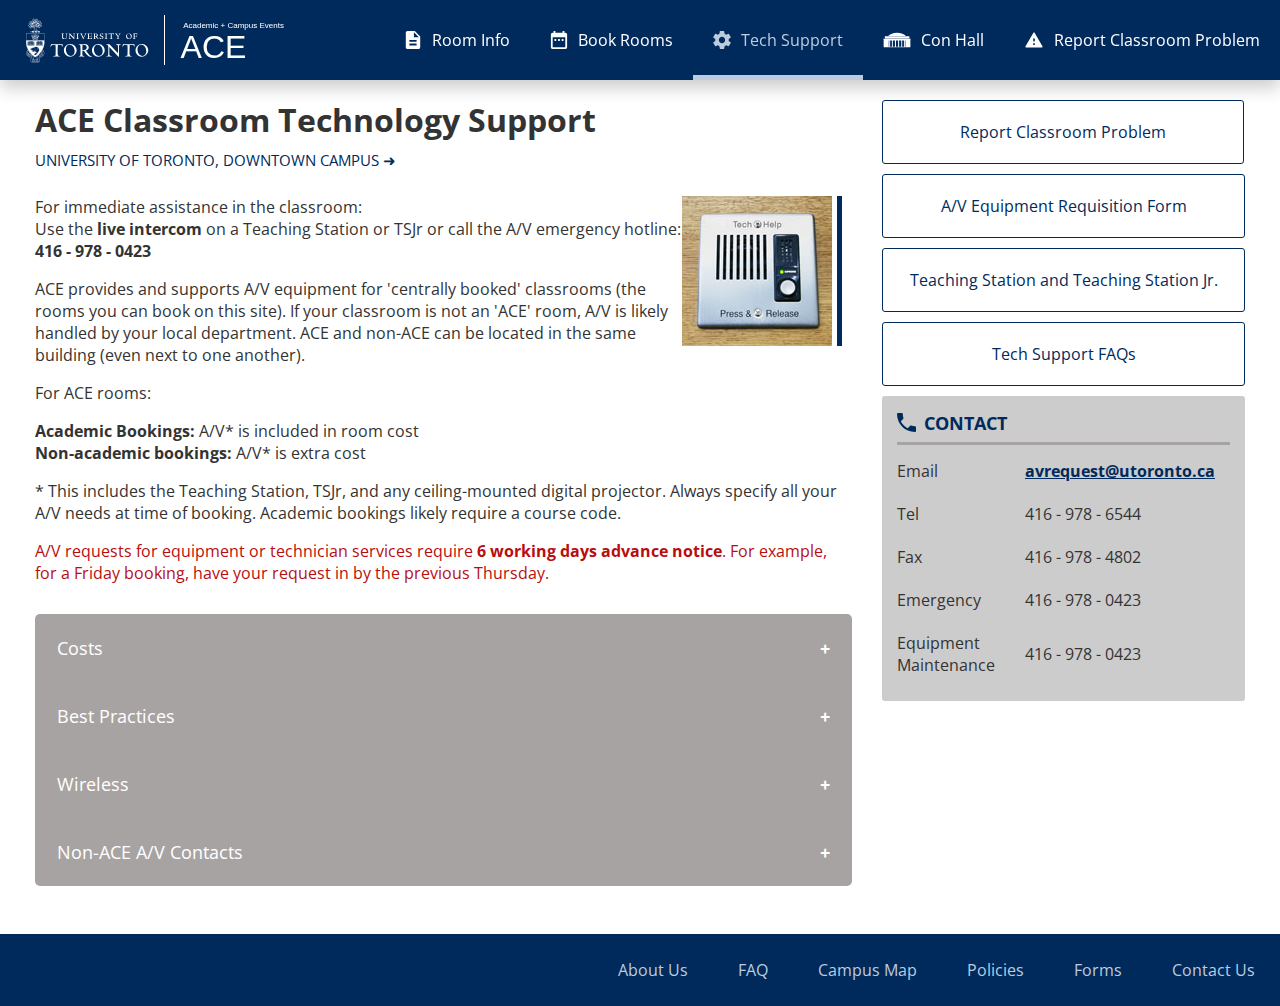
<file: tech_support.html>
<!DOCTYPE HTML PUBLIC "-//W3C//DTD HTML 4.01 Transitional//EN"
   "http://www.w3.org/TR/html4/loose.dtd">

<html lang="en">

<head>
  <meta http-equiv="Content-Type" content="text/html; charset=ISO-8859-1">
  <meta name="description" content="Academic and Campus Events, University of Toronto">
  <meta name="keywords" content="ACE, Academic and Campus Events, UofT, Room Bookings, Classrooms, Technology Support, Wedding Photography, Filming, Maps">
  <meta name="viewport" content="width=device-width, initial-scale=1.0">
  <META HTTP-EQUIV="PRAGMA" CONTENT="NO-CACHE">
  <META HTTP-EQUIV="CACHE-CONTROL" CONTENT="NO-CACHE">

  <title>Tech Support</title>
  <link rel="shortcut icon" href="images/ico.ico">
  <link rel="stylesheet" href="css/main.css" type="text/css">
  <link href="https://fonts.googleapis.com/css?family=Open+Sans:400,700" rel="stylesheet">
  <script src="js/collapsible.js"></script>
  <script src="https://cdnjs.cloudflare.com/ajax/libs/jquery/3.3.1/jquery.min.js"></script>
  <script src="js/navbar.js"></script>
</head>

<body>
  <!-- Header and Titles -->
  <div id="container">
    <section class="navigation">
      <div class="nav-container">
        <div class="brand">
          <a href="index.html" width="18px" id='image'>
            <img id="uoft_logo" src="images/UofT_Logo.svg" alt="U of T Logo" />
            <div style="height: 50px; border-left: 1px solid white"></div>
            <img id="ace_logo" src="images/ACE_Logo.svg" alt="ACE Logo" />
          </a>
        </div>
        <nav>
          <div class="nav-mobile"><a id="nav-toggle"><span></span></a></div>
          <ul class="nav-list">
            <li>
              <a href="../class_spec">
                <svg width="18px" height="18px" viewBox="0 0 418 522" version="1.1" xmlns="http://www.w3.org/2000/svg" xmlns:xlink="http://www.w3.org/1999/xlink">
                    <title>Room description icon</title>
                    <g id="Page-1" stroke="none" stroke-width="1" fill="#ffffff" fill-rule="evenodd">
                        <path d="M261.25,0 L52.25,0 C23.5125,0 0.26125,23.49 0.26125,52.2 L0,469.8 C0,498.51 23.25125,522 51.98875,522 L365.75,522 C394.4875,522 418,498.51 418,469.8 L418,156.6 L261.25,0 L261.25,0 Z M313,417 L104,417 L104,365 L313,365 L313,417 L313,417 Z M313,313 L104,313 L104,261 L313,261 L313,313 L313,313 Z M235,183 L235,39 L379,183 L235,183 L235,183 Z" id="Icon"></path>
                    </g>
                </svg>Room Info
              </a>
            </li>
            <li>
              <a href="room_res.html">
                <svg width="18px" height="18px" viewBox="0 0 428 475" version="1.1" xmlns="http://www.w3.org/2000/svg" xmlns:xlink="http://www.w3.org/1999/xlink">
                    <title>Room Reservation icon</title>
                    <g id="Page-1" stroke="none" stroke-width="1" fill="#ffffff" fill-rule="evenodd">
                        <path d="M142,214 L95,214 L95,261 L142,261 L142,214 L142,214 Z M237,214 L190,214 L190,261 L237,261 L237,214 L237,214 Z M332,214 L285,214 L285,261 L332,261 L332,214 L332,214 Z M380.444444,47.5 L356.666667,47.5 L356.666667,0 L309.111111,0 L309.111111,47.5 L118.888889,47.5 L118.888889,0 L71.3333333,0 L71.3333333,47.5 L47.5555556,47.5 C21.1622222,47.5 0.237777778,68.875 0.237777778,95 L0,427.5 C0,453.625 21.1622222,475 47.5555556,475 L380.444444,475 C406.6,475 428,453.625 428,427.5 L428,95 C428,68.875 406.6,47.5 380.444444,47.5 L380.444444,47.5 Z M380,428 L47,428 L47,167 L380,167 L380,428 L380,428 Z" id="Icon"></path>
                    </g>
                </svg>Book Rooms
              </a>
            </li>
            <li>
              <a href="tech_support.html" class="active">
                <svg width="18px" height="18px" viewBox="0 0 517 531" version="1.1" xmlns="http://www.w3.org/2000/svg" xmlns:xlink="http://www.w3.org/1999/xlink">
                    <title>Tech Support icon</title>
                    <g id="Page-1" stroke="none" stroke-width="1" fill="#ffffff" fill-rule="evenodd">
                        <path d="M455.580254,291.519 C456.642254,283.023 457.438754,274.527 457.438754,265.5 C457.438754,256.473 456.642254,247.977 455.580254,239.481 L511.600754,195.6735 C516.645254,191.691 517.972754,184.5225 514.786754,178.6815 L461.686754,86.8185 C458.500754,80.9775 451.332254,78.8535 445.491254,80.9775 L379.381754,107.5275 C365.575754,96.9075 350.707754,88.146 334.512254,81.5085 L324.423254,11.151 C323.626754,4.779 318.051254,0 311.413754,0 L205.213754,0 C198.576254,0 193.000754,4.779 192.204254,11.151 L182.115254,81.5085 C165.919754,88.146 151.051754,97.173 137.245754,107.5275 L71.1362541,80.9775 C65.0297541,78.588 58.1267541,80.9775 54.9407541,86.8185 L1.84075408,178.6815 C-1.61074592,184.5225 -0.0177459156,191.691 5.02675408,195.6735 L61.0472541,239.481 C59.9852541,247.977 59.1887541,256.7385 59.1887541,265.5 C59.1887541,274.2615 59.9852541,283.023 61.0472541,291.519 L5.02675408,335.3265 C-0.0177459156,339.309 -1.34524592,346.4775 1.84075408,352.3185 L54.9407541,444.1815 C58.1267541,450.0225 65.2952541,452.1465 71.1362541,450.0225 L137.245754,423.4725 C151.051754,434.0925 165.919754,442.854 182.115254,449.4915 L192.204254,519.849 C193.000754,526.221 198.576254,531 205.213754,531 L311.413754,531 C318.051254,531 323.626754,526.221 324.423254,519.849 L334.512254,449.4915 C350.707754,442.854 365.575754,433.827 379.381754,423.4725 L445.491254,450.0225 C451.597754,452.412 458.500754,450.0225 461.686754,444.1815 L514.786754,352.3185 C517.972754,346.4775 516.645254,339.309 511.600754,335.3265 L455.580254,291.519 L455.580254,291.519 Z M258.313754,358.425 C207.072254,358.425 165.388754,316.7415 165.388754,265.5 C165.388754,214.2585 207.072254,172.575 258.313754,172.575 C309.555254,172.575 351.238754,214.2585 351.238754,265.5 C351.238754,316.7415 309.555254,358.425 258.313754,358.425 L258.313754,358.425 Z" id="Icon"></path>
                    </g>
                </svg>Tech Support
              </a>
            </li>
            <li>
              <a href="/conhall">
                <svg width="28px" height="18px" viewBox="0 0 674 350" version="1.1" xmlns="http://www.w3.org/2000/svg" xmlns:xlink="http://www.w3.org/1999/xlink">
                  <title>con hall icon</title>
                  <g fill="#ffffff" fill-rule="evenodd">
                      <path d="M658.632075,146.059908 L674,146.059908 L659.091607,162.9593 L659.091607,350 L15.5722569,350 L15.5722569,163.711823 L-4.54747351e-13,146.059908 L15.6998572,146.059908 L658.632075,146.059908 Z M137.682191,186.359447 L137.682191,340.230415 L149.893184,340.230415 L149.893184,186.359447 L137.682191,186.359447 Z M527.212879,186.359447 L527.212879,340.230415 L539.423872,340.230415 L539.423872,186.359447 L527.212879,186.359447 Z M171.872972,186.359447 L171.872972,340.230415 L214.611449,340.230415 L214.611449,186.359447 L171.872972,186.359447 Z M236.591237,186.359447 L236.591237,340.230415 L287.877409,340.230415 L287.877409,186.359447 L236.591237,186.359447 Z M312.299396,186.359447 L312.299396,340.230415 L363.585568,340.230415 L363.585568,186.359447 L312.299396,186.359447 Z M388.007555,186.359447 L388.007555,340.230415 L439.293727,340.230415 L439.293727,186.359447 L388.007555,186.359447 Z M461.273515,186.359447 L461.273515,340.230415 L504.011992,340.230415 L504.011992,186.359447 L461.273515,186.359447 Z M46.3549409,85 L46.3549409,98.4331797 L34.1439476,85 L46.3549409,85 Z M633.750556,85 L645.961549,85 L633.750556,98.4331797 L633.750556,85 Z"></path>
                      <rect x="46" y="85" width="588" height="55"></rect>
                      <path d="M125,78.9999898 C163.632357,32.2159246 244.720738,0 338.499996,0 C432.279253,0 513.367635,32.2159246 551.999992,78.9999898 L124.999992,79 Z"></path>
                  </g>
                </svg>Con Hall
              </a>
            </li>
            <li>
              <a href=",,/rrslite/f?p=107">
                <svg version="1.1" xmlns="http://www.w3.org/2000/svg" xmlns:xlink="http://www.w3.org/1999/xlink" x="0px"
                  y="0px" width="20px" height="20px" viewBox="0 0 24 24" enable-background="new 0 0 24 24"
                  xml:space="preserve">
                <g id="Header_x2F_BG" display="none">
                  <rect x="-446" y="-270" display="inline" fill="#ffffff" width="520" height="520"/>
                </g>
                <g id="Bounding_Boxes" fill="#ffffff">
                  <g id="ui_x5F_spec_x5F_header_copy_3" display="none">
                  </g>
                  <path fill="none" d="M0,0h24v24H0V0z"/>
                </g>
                <g id="Rounded">
                  <g id="ui_x5F_spec_x5F_header_copy_5" display="none">
                  </g>
                  <path d="M2.73,21h18.53c0.77,0,1.25-0.83,0.87-1.5l-9.27-16c-0.39-0.67-1.35-0.67-1.73,0l-9.27,16C1.48,20.17,1.96,21,2.73,21z
                     M13,18h-2v-2h2V18z M12,14L12,14c-0.55,0-1-0.45-1-1v-2c0-0.55,0.45-1,1-1h0c0.55,0,1,0.45,1,1v2C13,13.55,12.55,14,12,14z"/>
                </g>
                <g id="Sharp" display="none">
                  <g id="ui_x5F_spec_x5F_header_copy_4">
                  </g>
                  <path display="inline" d="M1,21h22L12,2L1,21z M13,18h-2v-2h2V18z M13,14h-2v-4h2V14z"/>
                </g>
                <g id="Outline" display="none">
                  <g id="ui_x5F_spec_x5F_header">
                  </g>
                  <g display="inline">
                    <path id="XMLID_597_" d="M12,5.99L19.53,19H4.47L12,5.99 M12,2L1,21h22L12,2L12,2z"/>
                    <polygon id="XMLID_599_" points="13,16 11,16 11,18 13,18 13,16 		"/>
                    <polygon id="XMLID_598_" points="13,10 11,10 11,14 13,14 13,10 		"/>
                  </g>
                </g>
                <g id="Duotone" display="none">
                  <g id="ui_x5F_spec_x5F_header_copy_2">
                  </g>
                  <g display="inline">
                    <path opacity="0.3" d="M12,5.99L4.47,19h15.06L12,5.99z M13,18h-2v-2h2V18z M11,14v-4h2v4H11z"/>
                    <g>
                      <path d="M12,2L1,21h22L12,2z M12,5.99L19.53,19H4.47L12,5.99z"/>
                      <rect x="11" y="16" width="2" height="2"/>
                      <rect x="11" y="10" width="2" height="4"/>
                    </g>
                  </g>
                </g>
                <g id="Material" display="none">
                  <g id="ui_x5F_spec_x5F_header_copy">
                  </g>
                  <path display="inline" d="M1,21h22L12,2L1,21z M13,18h-2v-2h2V18z M13,14h-2v-4h2V14z"/>
                </g>
                </svg>Report Classroom Problem
              </a>
            </li>
          </ul>
        </nav>
      </div>
    </section>

    <div class="wrapper">
      <div id="main">
        <h1>ACE Classroom Technology Support<br><a target="_blank" href="http://www.utoronto.ca"><span class="sub_title">University of Toronto, Downtown Campus <span>&#10140;</span></span></a></h1>

        <section>
          <img src="images/intercom_150.jpg" alt="intercom" style="float: right; padding-right: 5px; margin-right: 10px; border-right: 5px solid #002A5C"
          />
          <p>For immediate assistance in the classroom:<br>Use the <strong>live intercom</strong> on a Teaching
            Station or TSJr or call the A/V emergency hotline:<br><strong>416 - 978 - 0423</strong></p>
          <p>ACE provides and supports A/V equipment for 'centrally booked' classrooms (the rooms you can
            book on this site). If your classroom is not an 'ACE' room, A/V is likely handled by your
            local department. ACE and non-ACE can be located in the same building (even next to one another).
          </p>
          <p>For ACE rooms:</p>
          <p><strong>Academic Bookings: </strong>A/V* is included in room cost<br><strong>Non-academic bookings: </strong>A/V*
            is extra cost</p>
          <p>* This includes the Teaching Station, TSJr, and any ceiling-mounted digital projector. Always
            specify all your A/V needs at time of booking. Academic bookings likely require a course
            code.
          </p>
          <p class="important">A/V requests for equipment or technician services require <strong>6 working days advance notice</strong>.
            For example, for a Friday booking, have your request in by the previous Thursday.
          </p>
        </section>

        <button class="collapsible">Costs</button>
        <div class="majorSection">
          <section>
            <h3>Are there costs involved? who pays?</h3>
            <p>Bookings made through Academic + Campus Events have charges associated with them (for equipment
              and technicians, if requested). In order to request A/V equipment through the ACE, departmental
              account numbers are needed. Please be sure that these costs are approved before making
              a request.
            </p>
            <p>For ACE rooms:<br>A/V charges for Departments/External/Campus Groups are below.
            </p>
            <h4>Departmental Bookings</h4>
            <p>Access to Teaching Station is <span class="cost">$25</span> per room/date.<br>For more elaborate
              setup (Charges below)
            </p>

            <h4>External Bookings</h4>
            <p>Access to Teaching Station per room/date are as follows:
              <br>Monday - Friday until 5pm: <span class="cost">$135.60 (Taxes included)</span>
              <br>Fridays after 5pm/Saturday/Sunday: <span class="cost">$248.60 (Taxes included)</span>
            </p>
            <p>If booking multiple rooms on a Friday evening/weekend, charges for one room will be
              <span class="cost">$248.60</span>. Additional rooms will be
              <span class="cost">$135.60</span> for Basic AV.
            </p>
            <p>For more elaborate setup (Charges below)</p>

            <h4>Campus Groups</h4>
            <p>Access to Teaching Station per room/date are as follows:
              <br>Monday - Friday until 5pm: <span class="cost">$31.64 (Taxes included)</span>
              <br>Fridays after 5pm/Saturday/Sunday: <span class="cost">$88.14 (Taxes included)</span>
            </p>
            <p>Charges include a 50% subsidy provided by the Office of the Vice-Provost for 'Basic' AV only.</p>
            <p>*Subsidy does not apply for additional equipment requested.</p>
            <p>If booking multiple rooms on a Friday evening/weekend, charges for one room will be
              <span class="cost">$88.14</span>. Additional rooms will be
              <span class="cost">$31.64</span> for Basic AV.
            </p>
            <p>More information on the subsidy can be found <a href="documents/AV_reimbursement_process_update.pdf"
                target="_blank" class="link">here</a>.</p>
            <p>For more elaborate setup (Charges below)</p>
            <table class="costs_table">
              <thead>
                <tr>
                  <th rowspan="2" id="equipment">Equipment</th>
                  <th colspan="3" id="cost">Cost</th>
                </tr>
                <tr>
                  <th id="db" headers="cost">Departmental Bookings</th>
                  <th id="eb" headers="cost">External Bookings</th>
                  <th id="cg" headers="cost">Campus Groups</th>
                </tr>
              </thead>
              <tbody>
                <tr>
                  <td width="55%" headers="equipment">Data Projector</td>
                  <td width="15%" headers="cost db">$25</td>
                  <td width="15%" headers="cost eb">$100</td>
                  <td width="15%" headers="cost cg">$36</td>
                </tr>
                <tr>
                  <td headers="equipment">Wired Microphone</td>
                  <td headers="cost db eb cg" colspan="3">$10</td>
                </tr>
                <tr>
                  <td headers="equipment">Wireless Microphone</td>
                  <td headers="cost db eb cg" colspan="3">$25</td>
                </tr>
                <tr>
                  <td headers="equipment">DVD Player</td>
                  <td headers="cost db">N/C with data booking</td>
                  <td headers="cost eb">$25</td>
                  <td headers="cost cg">$25</td>
                </tr>
                <tr>
                  <td headers="equipment">Audio Mixer</td>
                  <td headers="cost db eb cg" colspan="3">$15</td>
                </tr>
                <tr class="no_border">
                  <td headers="equipment"><strong>Sound Systems:</strong></td>
                  <td headers="cost db eb cg" colspan="3"></td>
                </tr>
                <tr class="no_border">
                  <td headers="equipment">If room equipped</td>
                  <td headers="cost db">Flat rate of $25 to access equipment</td>
                  <td headers="cost eb">Flat rate of $100 to access equipment</td>
                  <td headers="cost cg">N/C</td>
                </tr>
                <tr class="no_border">
                  <td headers="equipment">Small systems (2 speakers)</td>
                  <td headers="cost db eb cg" colspan="3">$25</td>
                </tr>
                <tr class="no_border">
                  <td headers="equipment">Large systems (4 speakers)</td>
                  <td headers="cost db eb cg" colspan="3">$50</td>
                </tr>
                <tr>
                  <td headers="equipment">Assist (at start-up only)</td>
                  <td headers="cost db eb cg" colspan="3">$20</td>
                </tr>
                <tr>
                  <td headers="equipment">Operator on-site for duration<br><span style="font-size: 0.9em; color: #002A5C">Tech requires an hour prior for setup/testing and 30
                  minutes after for dismantle.</span></td>
                  <td headers="cost db eb cg" colspan="3">$30/hr</td>
                </tr>
                <tr>
                  <td headers="equipment">Weekend setup fee (per date)</td>
                  <td headers="cost db eb cg" colspan="3">$120</td>
                </tr>
                <tr>
                  <td headers="equipment">Fridays after 5pm setup fee (per date)</td>
                  <td headers="cost db">N/C</td>
                  <td headers="cost eb">$120</td>
                  <td headers="cost cg">N/C</td>
                </tr>
                <tr>
                  <td headers="equipment">Activation</td>
                  <td headers="cost db">N/C</td>
                  <td headers="cost eb">N/C</td>
                  <td headers="cost cg">$20</td>
                </tr>
                <tr>
                  <td headers="equipment">Delivery</td>
                  <td headers="cost db">N/C</td>
                  <td headers="cost eb">$20</td>
                  <td headers="cost cg">$20</td>
                </tr>
              </tbody>
            </table>
          </section>
        </div>

        <button class="collapsible">Best Practices</button>
        <div class="majorSection">
          <section>
            <h3>Check with your dept.</h3>
            <p>If you plan to incorporate audio-visual equipment in your course, be sure to check with your
              department/division before finalizing your syllabus and class plan. You'll want to make
              to sure that any associated costs will be covered and that that classroom you have been
              assigned can accommodate your needs.
            </p>
          </section>
          <section>
            <h3>Talk to the professionals</h3>
            <p>Consider talking to someone about the most effective ways to use technology in the classroom.
              There is at times an expectation among students that instructors will incorporate technology
              into the classroom setting - but not all subjects/classroom environments are suited for
              such use. For assistance with regards to effective use of instructional technology, contact:
            </p>
            <p>Center for Teaching Advancement (CTSI)<br> <a href="http://www.teaching.utoronto.ca/" target="_blank"
                class="link">www.teaching.utoronto.ca</a>
            </p>
          </section>
          <section>
            <h3>Plan ahead</h3>
            <p>Be sure to plan ahead if you wish to use technology in the classroom. Arrangements need to
              be made in advance, such as ordering the equipment through the appropriate office (often
              with a minimum of 1 week's notice), and last-minute requests run the risk of not being
              met.
            </p>
          </section>
          <section>
            <h3>Inform your dept.</h3>
            <p>During the room allocation process, be sure to inform your department/division if you have
              specific a/v needs. It is often difficult to make changes to room assignments after they
              have been finalized.
            </p>
          </section>
          <section>
            <h3>Visit the room ahead</h3>
            <p>When you receive the room assignment for your course, consider visiting the room before the
              first meeting of your class. This will allow you to familiarize yourself with the room,
              the placement of the a/v equipment and observe any limitations/restrictions that may exist.
            </p>
          </section>
          <section>
            <h3>Test the equipment</h3>
            <p>If possible, arrange for a time to test the audio-visual equipment in the classroom before
              you start teaching (e.g. before term begins, or on a day that your class is not scheduled).
              This will help to familiarize yourself with the room and the equipment and allow you to
              make any necessary adjustments before the class.
            </p>
          </section>
        </div>

        <button class="collapsible" id="wireless">Wireless</button>
        <div class="majorSection">
          <section>
            <h3>Wireless Internet</h3>
            <p>Note that hard-wired internet access is available for the instructor in classrooms with the
              <a href="http://sites.utoronto.ca/teachingstation/" class="link">Teaching Station and Teaching Station Jr.</a>
            </p>
            <p><strong>Classroom wireless is not installed or maintained by ACE!</strong></p>
            <p>It is a part of the larger campus-wide network. So we are not the best people to provide
              info about wireless in a specific classroom. Instead, try.... </p>
            <p>The main page for campus wireless is: <a href="http://wireless.utoronto.ca/" target="_blank"
                class="link">wireless.utoronto.ca </a></p>
            <p>Check the <a href="http://wireless.utoronto.ca/cmaps" target="_blank" class="link">building coverage maps and floor plans</a>              - where there are floor numbers next to the building letter code, you can see exactly where
              on the floor plan the wireless covers.
            </p>
            <p>The Information Commons has more detailed info about the new SSID network:
              <a href="http://help.ic.utoronto.ca/category/20/wireless-access.html" target="_blank" class="link">Info Commons Help Desk - Wireless</a>
            </p>
            <p>A simplified map showing building wireless access is found under the 'Wireless' tab at the
              main UofT map:</p>
            <a href="http://map.utoronto.ca" class="img" target="_blank">
            <img src="images/map_wireless.jpg" alt="map button" border=0>
          </a>
          </section>
        </div>

        <button class="collapsible" id="contact">Non-ACE A/V Contacts</button>
        <div class="majorSection">
          <section>
            <h3>Other colleges and divisions<br>Non - ACE A/V Contacts</h3>
            <table class="table">
              <tbody>
                <tr>
                  <td>University of Toronto at Mississauga (UTM)</td>
                  <td>905 - 569 - 4300</td>
                </tr>
                <tr>
                  <td>University of Toronto at Scarborough (UTSC)</td>
                  <td>416 - 287 - 4357</td>
                </tr>
              </tbody>
            </table>
          </section>
          <section>
            <table class="table">
              <tbody>
                <tr>
                  <td width="40%"><strong>Architecture</strong><br>John H. Daniels Faculty of</td>
                  <td width="60%">See their site: <a href="http://www.daniels.utoronto.ca/" class="link">http://www.daniels.utoronto.ca/</a></td>
                </tr>
                <tr>
                  <td><strong>Dentistry</strong><br>Faculty of</td>
                  <td>Rita Bauer<br>416 - 979 - 4900 Ext: 4361</td>
                </tr>
                <tr>
                  <td><strong>Innis</strong><br>College</td>
                  <td><a href="mailto:av.innis@utoronto.ca" class="link">av.innis@utoronto.ca</a></td>
                </tr>
                <tr>
                  <td><strong>Law</strong><br>Faculty of</td>
                  <td><a href="mailto:helpdesk.law@utoronto.ca" class="link">Help Desk</a><br>416 - 978 - 6816</td>
                </tr>
                <tr>
                  <td><strong>Management</strong><br>Faculty of</td>
                  <td>Spiros Zervos<br>416 - 946 - 8787</td>
                </tr>
                <tr>
                  <td><strong>OISE/UT</strong></td>
                  <td>416 - 978 - 1802</td>
                </tr>
                <tr>
                  <td><strong>Faculty of Kinesiology</strong><br>and Physical Education</td>
                  <td>
                    <a href="mailto:ac.facilities@utoronto.ca">ac.facilities@utoronto.ca</a><br>
                    <a href="http://physical.utoronto.ca/">http://physical.utoronto.ca/</a>
                  </td>
                </tr>
                <tr>
                  <td><strong>St. Michael's</strong><br>College</td>
                  <td>Ian Jay<br>416 - 926 - 1300 Ext: 3420</td>
                </tr>
                <tr>
                  <td><strong>Trinity</strong><br>College, Ignatieff Theatre only</td>
                  <td>Sharon Reid<br>416 - 978 - 4166</td>
                </tr>
                <tr>
                  <td><strong>Victoria</strong><br>College</td>
                  <td>Ed Misterowicz<br>416 - 585 - 4521 Ext: 3410</td>
                </tr>
              </tbody>
            </table>
          </section>
        </div>
      </div>

      <!------------------------------------------ extra menu on the right ------------------->
      <div id="right">
        <a href="../comments" class="sidebar_card button">Report Classroom Problem
          <span class="tooltip_text">Email box for reporting various classroom problems (not for emergencies)</span>
        </a>
        <a href="forms.html#erf" class="sidebar_card">A/V Equipment Requisition Form</a>
        <a href="http://sites.utoronto.ca/teachingstation/" class="sidebar_card">Teaching Station and Teaching Station Jr.</a>
        <a href="faq.html#ts" class="sidebar_card">Tech Support FAQs</a>
        <div id="contact_info_card">
          <p class="contact_card_title"><img src="images/phone.svg" alt="phone icon" />Contact</p>
          <table class="table">
            <tbody>
              <tr>
                <td>Email</td>
                <td><a href="mailto:avrequest@utoronto.ca" class="link">avrequest@utoronto.ca</a></td>
              </tr>
              <tr>
                <td>Tel</td>
                <td>416 - 978 - 6544</td>
              </tr>
              <tr>
                <td>Fax</td>
                <td>416 - 978 - 4802</td>
              </tr>
              <tr>
                <td>Emergency</td>
                <td>416 - 978 - 0423</td>
              </tr>
              <tr>
                <td>Equipment<br>Maintenance</td>
                <td>416 - 978 - 0423</td>
              </tr>
            </tbody>
          </table>
        </div>
      </div>
    </div>

    <!------------------------------------------------- foooter ------------------------------------>
    <footer id="footer">
      <nav>
        <ul id="footer_items">
          <li><a href="index2.html">About Us</a></li>
          <li><a href="faq.html">FAQ</a></li>
          <li><a href="http://map.utoronto.ca" target="_blank">Campus Map</a></li>
          <li><a href="policies.html">Policies</a></li>
          <li><a href="forms.html">Forms</a></li>
          <li><a href="contact.html">Contact Us</a></li>
        </ul>
      </nav>
    </footer>
  </div>
</body>

</html>
</file>
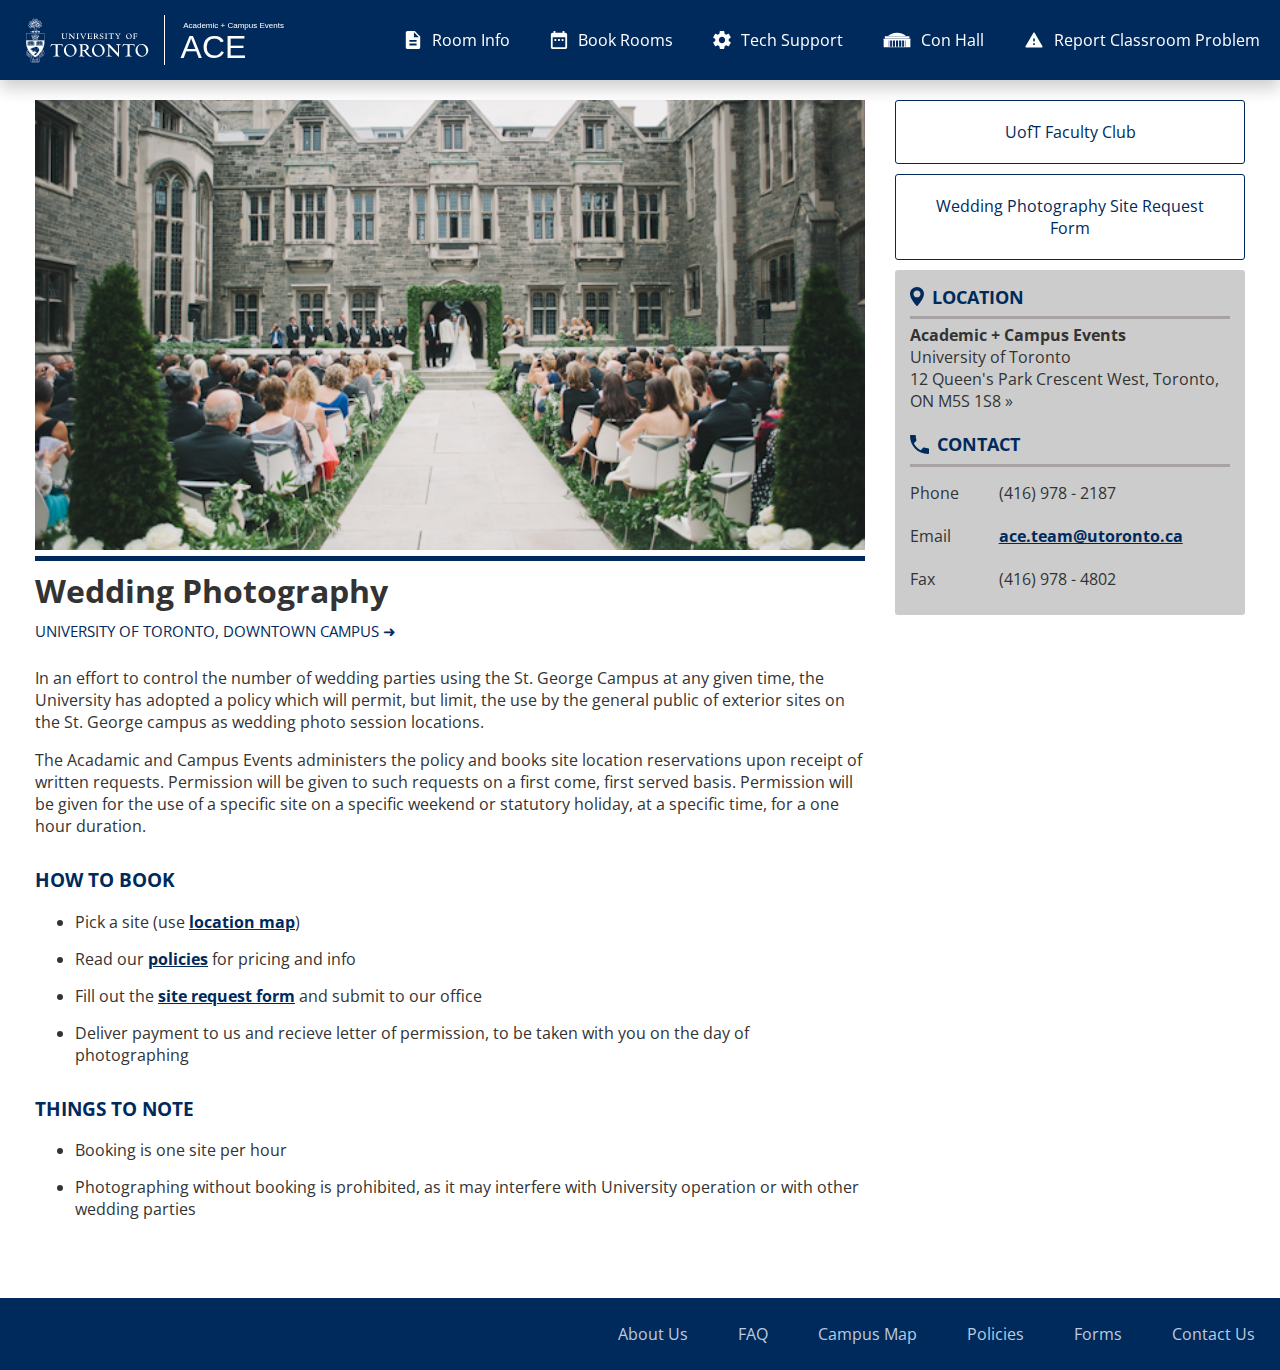
<file: weddinghome.html>
<!DOCTYPE HTML PUBLIC "-//W3C//DTD HTML 4.01 Transitional//EN"
   "http://www.w3.org/TR/html4/loose.dtd">

<html lang="en">

<head>
  <meta http-equiv="Content-Type" content="text/html; charset=ISO-8859-1">
  <meta name="description" content="Academic and Campus Events, University of Toronto">
  <meta name="keywords" content="ACE, Academic and Campus Events, UofT, Room Bookings, Classrooms, Technology Support, Wedding Photography, Filming, Maps">
  <meta name="viewport" content="width=device-width, initial-scale=1.0">
  <META HTTP-EQUIV="PRAGMA" CONTENT="NO-CACHE">
  <META HTTP-EQUIV="CACHE-CONTROL" CONTENT="NO-CACHE">

  <title>Weddings</title>
  <link rel="shortcut icon" href="images/ico.ico">
  <link rel="stylesheet" href="css/main.css" type="text/css">
  <link href="https://fonts.googleapis.com/css?family=Open+Sans:400,700" rel="stylesheet">
  <script src="https://cdnjs.cloudflare.com/ajax/libs/jquery/3.3.1/jquery.min.js"></script>
  <script src="js/navbar.js"></script>
</head>

<body>
  <!-- Header and Titles -->
  <div id="container">
    <section class="navigation">
      <div class="nav-container">
        <div class="brand">
          <a href="index.html" width="18px" id='image'>
            <img id="uoft_logo" src="images/UofT_Logo.svg" alt="U of T Logo" />
            <div style="height: 50px; border-left: 1px solid white"></div>
            <img id="ace_logo" src="images/ACE_Logo.svg" alt="ACE Logo" />
          </a>
        </div>
        <nav>
          <div class="nav-mobile"><a id="nav-toggle"><span></span></a></div>
          <ul class="nav-list">
            <li>
              <a href="../class_spec">
                <svg width="18px" height="18px" viewBox="0 0 418 522" version="1.1" xmlns="http://www.w3.org/2000/svg" xmlns:xlink="http://www.w3.org/1999/xlink">
                    <title>Room description icon</title>
                    <g id="Page-1" stroke="none" stroke-width="1" fill="#ffffff" fill-rule="evenodd">
                        <path d="M261.25,0 L52.25,0 C23.5125,0 0.26125,23.49 0.26125,52.2 L0,469.8 C0,498.51 23.25125,522 51.98875,522 L365.75,522 C394.4875,522 418,498.51 418,469.8 L418,156.6 L261.25,0 L261.25,0 Z M313,417 L104,417 L104,365 L313,365 L313,417 L313,417 Z M313,313 L104,313 L104,261 L313,261 L313,313 L313,313 Z M235,183 L235,39 L379,183 L235,183 L235,183 Z" id="Icon"></path>
                    </g>
                </svg>Room Info
              </a>
            </li>
            <li>
              <a href="room_res.html">
                <svg width="18px" height="18px" viewBox="0 0 428 475" version="1.1" xmlns="http://www.w3.org/2000/svg" xmlns:xlink="http://www.w3.org/1999/xlink">
                    <title>Room Reservation icon</title>
                    <g id="Page-1" stroke="none" stroke-width="1" fill="#ffffff" fill-rule="evenodd">
                        <path d="M142,214 L95,214 L95,261 L142,261 L142,214 L142,214 Z M237,214 L190,214 L190,261 L237,261 L237,214 L237,214 Z M332,214 L285,214 L285,261 L332,261 L332,214 L332,214 Z M380.444444,47.5 L356.666667,47.5 L356.666667,0 L309.111111,0 L309.111111,47.5 L118.888889,47.5 L118.888889,0 L71.3333333,0 L71.3333333,47.5 L47.5555556,47.5 C21.1622222,47.5 0.237777778,68.875 0.237777778,95 L0,427.5 C0,453.625 21.1622222,475 47.5555556,475 L380.444444,475 C406.6,475 428,453.625 428,427.5 L428,95 C428,68.875 406.6,47.5 380.444444,47.5 L380.444444,47.5 Z M380,428 L47,428 L47,167 L380,167 L380,428 L380,428 Z" id="Icon"></path>
                    </g>
                </svg>Book Rooms
              </a>
            </li>
            <li>
              <a href="tech_support.html">
                <svg width="18px" height="18px" viewBox="0 0 517 531" version="1.1" xmlns="http://www.w3.org/2000/svg" xmlns:xlink="http://www.w3.org/1999/xlink">
                    <title>Tech Support icon</title>
                    <g id="Page-1" stroke="none" stroke-width="1" fill="#ffffff" fill-rule="evenodd">
                        <path d="M455.580254,291.519 C456.642254,283.023 457.438754,274.527 457.438754,265.5 C457.438754,256.473 456.642254,247.977 455.580254,239.481 L511.600754,195.6735 C516.645254,191.691 517.972754,184.5225 514.786754,178.6815 L461.686754,86.8185 C458.500754,80.9775 451.332254,78.8535 445.491254,80.9775 L379.381754,107.5275 C365.575754,96.9075 350.707754,88.146 334.512254,81.5085 L324.423254,11.151 C323.626754,4.779 318.051254,0 311.413754,0 L205.213754,0 C198.576254,0 193.000754,4.779 192.204254,11.151 L182.115254,81.5085 C165.919754,88.146 151.051754,97.173 137.245754,107.5275 L71.1362541,80.9775 C65.0297541,78.588 58.1267541,80.9775 54.9407541,86.8185 L1.84075408,178.6815 C-1.61074592,184.5225 -0.0177459156,191.691 5.02675408,195.6735 L61.0472541,239.481 C59.9852541,247.977 59.1887541,256.7385 59.1887541,265.5 C59.1887541,274.2615 59.9852541,283.023 61.0472541,291.519 L5.02675408,335.3265 C-0.0177459156,339.309 -1.34524592,346.4775 1.84075408,352.3185 L54.9407541,444.1815 C58.1267541,450.0225 65.2952541,452.1465 71.1362541,450.0225 L137.245754,423.4725 C151.051754,434.0925 165.919754,442.854 182.115254,449.4915 L192.204254,519.849 C193.000754,526.221 198.576254,531 205.213754,531 L311.413754,531 C318.051254,531 323.626754,526.221 324.423254,519.849 L334.512254,449.4915 C350.707754,442.854 365.575754,433.827 379.381754,423.4725 L445.491254,450.0225 C451.597754,452.412 458.500754,450.0225 461.686754,444.1815 L514.786754,352.3185 C517.972754,346.4775 516.645254,339.309 511.600754,335.3265 L455.580254,291.519 L455.580254,291.519 Z M258.313754,358.425 C207.072254,358.425 165.388754,316.7415 165.388754,265.5 C165.388754,214.2585 207.072254,172.575 258.313754,172.575 C309.555254,172.575 351.238754,214.2585 351.238754,265.5 C351.238754,316.7415 309.555254,358.425 258.313754,358.425 L258.313754,358.425 Z" id="Icon"></path>
                    </g>
                </svg>Tech Support
              </a>
            </li>
            <li>
              <a href="/conhall">
                <svg width="28px" height="18px" viewBox="0 0 674 350" version="1.1" xmlns="http://www.w3.org/2000/svg" xmlns:xlink="http://www.w3.org/1999/xlink">
                  <title>con hall icon</title>
                  <g fill="#ffffff" fill-rule="evenodd">
                      <path d="M658.632075,146.059908 L674,146.059908 L659.091607,162.9593 L659.091607,350 L15.5722569,350 L15.5722569,163.711823 L-4.54747351e-13,146.059908 L15.6998572,146.059908 L658.632075,146.059908 Z M137.682191,186.359447 L137.682191,340.230415 L149.893184,340.230415 L149.893184,186.359447 L137.682191,186.359447 Z M527.212879,186.359447 L527.212879,340.230415 L539.423872,340.230415 L539.423872,186.359447 L527.212879,186.359447 Z M171.872972,186.359447 L171.872972,340.230415 L214.611449,340.230415 L214.611449,186.359447 L171.872972,186.359447 Z M236.591237,186.359447 L236.591237,340.230415 L287.877409,340.230415 L287.877409,186.359447 L236.591237,186.359447 Z M312.299396,186.359447 L312.299396,340.230415 L363.585568,340.230415 L363.585568,186.359447 L312.299396,186.359447 Z M388.007555,186.359447 L388.007555,340.230415 L439.293727,340.230415 L439.293727,186.359447 L388.007555,186.359447 Z M461.273515,186.359447 L461.273515,340.230415 L504.011992,340.230415 L504.011992,186.359447 L461.273515,186.359447 Z M46.3549409,85 L46.3549409,98.4331797 L34.1439476,85 L46.3549409,85 Z M633.750556,85 L645.961549,85 L633.750556,98.4331797 L633.750556,85 Z"></path>
                      <rect x="46" y="85" width="588" height="55"></rect>
                      <path d="M125,78.9999898 C163.632357,32.2159246 244.720738,0 338.499996,0 C432.279253,0 513.367635,32.2159246 551.999992,78.9999898 L124.999992,79 Z"></path>
                  </g>
                </svg>Con Hall
              </a>
            </li>
            <li>
              <a href=",,/rrslite/f?p=107">
                <svg version="1.1" xmlns="http://www.w3.org/2000/svg" xmlns:xlink="http://www.w3.org/1999/xlink" x="0px"
                  y="0px" width="20px" height="20px" viewBox="0 0 24 24" enable-background="new 0 0 24 24"
                  xml:space="preserve">
                <g id="Header_x2F_BG" display="none">
                  <rect x="-446" y="-270" display="inline" fill="#ffffff" width="520" height="520"/>
                </g>
                <g id="Bounding_Boxes" fill="#ffffff">
                  <g id="ui_x5F_spec_x5F_header_copy_3" display="none">
                  </g>
                  <path fill="none" d="M0,0h24v24H0V0z"/>
                </g>
                <g id="Rounded">
                  <g id="ui_x5F_spec_x5F_header_copy_5" display="none">
                  </g>
                  <path d="M2.73,21h18.53c0.77,0,1.25-0.83,0.87-1.5l-9.27-16c-0.39-0.67-1.35-0.67-1.73,0l-9.27,16C1.48,20.17,1.96,21,2.73,21z
                     M13,18h-2v-2h2V18z M12,14L12,14c-0.55,0-1-0.45-1-1v-2c0-0.55,0.45-1,1-1h0c0.55,0,1,0.45,1,1v2C13,13.55,12.55,14,12,14z"/>
                </g>
                <g id="Sharp" display="none">
                  <g id="ui_x5F_spec_x5F_header_copy_4">
                  </g>
                  <path display="inline" d="M1,21h22L12,2L1,21z M13,18h-2v-2h2V18z M13,14h-2v-4h2V14z"/>
                </g>
                <g id="Outline" display="none">
                  <g id="ui_x5F_spec_x5F_header">
                  </g>
                  <g display="inline">
                    <path id="XMLID_597_" d="M12,5.99L19.53,19H4.47L12,5.99 M12,2L1,21h22L12,2L12,2z"/>
                    <polygon id="XMLID_599_" points="13,16 11,16 11,18 13,18 13,16 		"/>
                    <polygon id="XMLID_598_" points="13,10 11,10 11,14 13,14 13,10 		"/>
                  </g>
                </g>
                <g id="Duotone" display="none">
                  <g id="ui_x5F_spec_x5F_header_copy_2">
                  </g>
                  <g display="inline">
                    <path opacity="0.3" d="M12,5.99L4.47,19h15.06L12,5.99z M13,18h-2v-2h2V18z M11,14v-4h2v4H11z"/>
                    <g>
                      <path d="M12,2L1,21h22L12,2z M12,5.99L19.53,19H4.47L12,5.99z"/>
                      <rect x="11" y="16" width="2" height="2"/>
                      <rect x="11" y="10" width="2" height="4"/>
                    </g>
                  </g>
                </g>
                <g id="Material" display="none">
                  <g id="ui_x5F_spec_x5F_header_copy">
                  </g>
                  <path display="inline" d="M1,21h22L12,2L1,21z M13,18h-2v-2h2V18z M13,14h-2v-4h2V14z"/>
                </g>
                </svg>Report Classroom Problem
              </a>
            </li>
          </ul>
        </nav>
      </div>
    </section>

    <div class="wrapper more_line_height">
      <div class="main">
        <div class="background-container">
          <div class="background wedding"></div>
        </div>
        <h1>Wedding Photography<br><a target="_blank" href="http://www.utoronto.ca">
          <span class="sub_title">University of Toronto, Downtown Campus <span>&#10140;</span></span></a>
        </h1>
        <section>
          <p>In an effort to control the number of wedding parties using the St. George Campus at any given
            time, the University has adopted a policy which will permit, but limit, the use by the general
            public of exterior sites on the St. George campus as wedding photo session locations.
          </p>
          <p>The Acadamic and Campus Events administers the policy and books site location reservations
            upon receipt of written requests. Permission will be given to such requests on a first come,
            first served basis. Permission will be given for the use of a specific site on a specific
            weekend or statutory holiday, at a specific time, for a one hour duration.
          </p>
        </section>
        <section>
          <h3>How to Book</h3>
          <ul>
            <li>Pick a site (use <a class="link" href="location_map.html">location map</a>)</li>
            <li>Read our <a class="link" href="policies.html#wp">policies</a> for pricing and info</li>
            <li>Fill out the <a class="link" href="forms.html#wpsr">site request form</a> and submit to our
              office
            </li>
            <li>Deliver payment to us and recieve letter of permission, to be taken with you on the day of
              photographing
            </li>
          </ul>
        </section>
        <section>
          <h3>Things to  Note</h3>
          <ul>
            <li>Booking is one site per hour</li>
            <li>Photographing without booking is prohibited, as it may interfere with University operation
              or with other wedding parties</li>
          </ul>
        </section>
      </div>

      <div id="right">
        <a href="https://www.facultyclub.utoronto.ca/" class="sidebar_card button" target="_blank">UofT Faculty Club
          <span class="tooltip_text">Looking for a wedding venue? Consider the UofT Faculty Club</span>
        </a>
        <a href="forms.html#wpsr" class="sidebar_card">Wedding Photography Site Request Form</a>
        <div id="contact_info_card">
          <p class="contact_card_title"><img src="images/location.svg" alt="location icon" />Location</p>
          <p style="margin-bottom: 0"><strong>Academic + Campus Events</strong><br>University of Toronto</p>
          <p style="padding-right: 10px">
            <a href="http://map.utoronto.ca/building/004" target="_blank">
              <mark>12 Queen's Park Crescent West, Toronto, ON M5S 1S8 <span>&#187;</span></mark>
            </a>
          </p>

          <p class="contact_card_title"><img src="images/phone.svg" alt="phone icon" />Contact</p>
          <table class="table">
            <tbody>
              <tr>
                <td>Phone</td>
                <td>(416) 978 - 2187</td>
              </tr>
              <tr>
                <td>Email</td>
                <td><a class="link" href="mailto:ace.team@utoronto.ca">ace.team@utoronto.ca</a></td>
              </tr>
              <tr>
                <td>Fax</td>
                <td>(416) 978 - 4802</td>
              </tr>
            </tbody>
          </table>
        </div>
      </div>
    </div>

    <!------------------------------------------------- foooter ------------------------------------>
    <footer id="footer">
      <nav>
        <ul id="footer_items">
          <li><a href="index2.html">About Us</a></li>
          <li><a href="faq.html">FAQ</a></li>
          <li><a href="http://map.utoronto.ca" target="_blank">Campus Map</a></li>
          <li><a href="policies.html">Policies</a></li>
          <li><a href="forms.html">Forms</a></li>
          <li><a href="contact.html">Contact Us</a></li>
        </ul>
      </nav>
    </footer>
  </div>
</body>

</html>
</file>
<file: css/main.css>
/* May 2018 */
::-moz-selection {
  color: white;
  background: #5880AF;
}

::selection {
  color: white;
  background: #5880AF;
}

html {
  height: 100%;
}

body {
  border: 0;
  margin: 0;
  text-align: center;
  font-family: 'Open Sans', Verdana, Geneva, Sans-Serif, Arial, Helvetica;
  color: #333;

}

#container {
  position: relative;
  min-width: 1200px;
  min-height: 100vh;
  text-align: left;
  z-index: 0;
  display: block;
}

/* ----------------------- HEADER -------------------- */

.navigation {
  height: 70px;
  background: #002A5C;
  border-bottom: 5px solid transparent;
  border-top: 5px solid transparent;
  margin-bottom: 30px;
  box-shadow: 0px 8px 16px 0px rgba(0, 0, 0, 0.2);
  position: fixed;
  width: 100%;
  top: 0;
  transition: 0.2s;
  z-index: 1000;
}

.brand {
  position: absolute;
  float: left;
  line-height: 75px;
}

.brand a,
.brand a:visited {
  color: #ffffff;
  text-decoration: none;
}

.nav-container {
  margin: 0 auto;
}

.navigation nav {
  float: right;
}

.navigation nav ul {
  list-style: none;
  margin: 0;
  padding: 0;
}
.navigation nav ul li {
  float: left;
  position: relative;
}
.navigation nav ul li a {
  display: block;
  padding: 0 20px;
  line-height: 70px;
  background: #002A5C;
  color: white;
  border-bottom: 5px solid transparent;
  transition: 0.2s ease-out;
}
.navigation nav ul li a:hover {
  border-bottom-color: #bccbde;
  color: #bccbde;
}
.navigation nav ul li ul li {
  min-width: 255px;
}

@media (max-width: 1400px) {
  .navigation {
    font-size: 13px;
  }

  .navigation nav ul li ul li {
    min-width: 220px;
  }
}

.navigation nav ul li ul li a {
  padding: 10px;
  line-height: 20px;
  background: white;
  color: #002A5C;
}
.navigation nav ul li ul li a:hover {
  background: #bccbde;
  color: #002A5C;
}
.navigation nav ul li a svg g {
  fill: white;
}
.navigation nav ul li a:hover svg g {
  fill: #bccbde;
}
.nav-dropdown {
  position: absolute;
  display: none;
  z-index: 1;
  box-shadow: 0 3px 12px rgba(0, 0, 0, 0.15);
}

.navigation nav ul li:last-child .nav-dropdown {
  right: 0px;
}
/* Mobile navigation */
.nav-mobile {
  display: none;
  position: absolute;
  top: -5px;
  right: 0;
  background: #002A5C;
  height: 80px;
  width: 70px;
  cursor: pointer;
  opacity: 0.9;
  transition: 0.2s;
}

.nav-mobile:hover {
  background: #bccbde;
}

.nav-mobile:hover #nav-toggle span:before, .nav-mobile:hover #nav-toggle span:after {
  width: 35px;
}

@media (max-width: 1200px) {
  .nav-mobile {
    display: block;
  }

  .navigation nav ul li a, .navigation nav ul li ul li a {
    opacity: 0.95;
  }

  .navigation nav {
    width: 100%;
    padding-top: 75px;
  }
  .navigation nav ul {
    max-height: 0;
    overflow: auto;
    transition: 0.4s;
    box-shadow: 0px 4px 10px 0px rgba(0, 0, 0, 0.3);
  }
  .navigation nav ul li {
    float: none;
  }
  .navigation nav ul li a {
    padding: 15px;
    line-height: 20px;
  }
  .navigation nav ul li a:hover {
    background: #bccbde;
    color: #002A5C !important;
    border-bottom-color: transparent;
  }
  .navigation nav ul li a svg g {
    fill: white;
  }
  .navigation nav ul li a:hover svg g {
    fill: #002A5C;
  }
  .navigation nav ul li ul li a {
    padding-left: 30px;
    background: #002A5C;
    color: white;
  }

  .nav-dropdown {
    position: static;
    display: block;
  }

  .navigation nav ul li a.active {
    pointer-events: none;
    background: #bccbde;
    color: #002A5C !important;
  }
  .navigation nav ul li a.active svg g {
    fill: #002A5C !important;
  }
}

.dropdown-li:hover .nav-dropdown {
  display: block;
}

@media (min-width: 1201px) {
  .nav-list {
    display: block !important;
  }
}
#nav-toggle {
  position: absolute;
  left: 18px;
  top: 22px;
  padding: 15px 35px 16px 0px;
  transform: scaleX(-1);
}
#nav-toggle span,
#nav-toggle span:before,
#nav-toggle span:after {
  cursor: pointer;
  border-radius: 50px;
  height: 2px;
  width: 35px;
  background: #ffffff;
  position: absolute;
  display: block;
  content: '';
  transition: all 300ms ease-in-out;
}
#nav-toggle span:before {
  top: -10px;
  width: 30px;
}
#nav-toggle span:after {
  bottom: -10px;
  width: 20px;
}
#nav-toggle.active span {
  background-color: transparent;
}
#nav-toggle.active span:before, #nav-toggle.active span:after {
  top: 0;
}
#nav-toggle.active span:before {
  width: 35px;
  transform: rotate(45deg);
}
#nav-toggle.active span:after {
  width: 35px;
  transform: rotate(-45deg);
}

.navigation #image {
  display: flex;
  align-items: center;
  padding: 10px 25px;
}

#uoft_logo {
  height: 45px;
  padding-right: 15px;
}

#ace_logo {
  height: 40px;
  padding-left: 15px;
}

.navigation nav ul li a.active {
  pointer-events: none;
  border-bottom: 5px solid #bccbde;
  color: #bccbde;
}

.navigation nav ul li a.active svg g {
  fill: #bccbde;
}

.navigation nav ul li a svg {
  padding-right: 10px;
  margin-top: -4px;
  vertical-align: middle;
}

.navigation nav ul li a svg g {
  transition: 0.2s;
}

.nav-down {
  top: 0;
}

.nav-up {
  top: -95px;
}

/* --------------------------- BACKGROUND IMAGE ------------------ */
.background-container, .background {
  width: 100%;
  margin: auto;
  height: 50vh;
  min-height: 100px;
  max-height: 500px;
}

.background-container {
  padding-bottom: 6px;
  border-bottom: 5px solid #002A5C;
  margin-bottom: 10px;
  -webkit-animation: move-in 0.7s ease-out; /* Safari 4.0 - 8.0 */
  animation: move-in 0.7s ease-out;
  display: flex;
}

.background-container.homepage {
  background: rgba(0, 42, 92, 0.4);
  position: relative;
}

.background {
  background-size: cover;
  background-position: center;
  background-repeat: no-repeat;
  z-index: -1;
  flex: 3;
}

/* Safari 4.0 - 8.0 */
@-webkit-keyframes move-in {
  from {opacity: 0; transform:  translateX(-30px);}
  to {opacity: 1; transform: translateX(0px);}
}

/* Standard syntax */
@keyframes move-in {
  from {opacity: 0; transform:  translateX(-30px);}
  to {opacity: 1; transform: translateX(0px);}
}

.ace-text {
  position: absolute;
  text-align: center;
  left: 50%;
  top: 50%;
  transform: translate(-50%, -50%);
}

.main-title {
  font-size: 60px;
  margin: 0;
  font-weight: bold;
  color: white;

}

.background.index {
  background-image: url('../images/index_background.jpg');
  /* background-position: 0 100%; */
}

.background.wedding {
  background-image: url('../images/wedding_background.jpg');
}

.background.filming {
  background-image: url('../images/filming_background.jpg');
}

/* ----------------------------- BODY WRAPPER -------------------- */

.wrapper {
  display: flex;
  justify-content: space-between;
  padding: 0 20px 120px 20px;
  margin-top: 100px;
}

.wrapper.homepage {
  justify-content: center;
}

.wrapper>div {
  margin: 0 15px;
}

/* ---------------------------- LEFT SIDE --------------------------- */

#sidebar {
  flex: 1;
}

#main {
  flex: 4;
}

#right {
  flex: 0 0 350px;
}

#sidebar a {
  display: block;
}

.sidebar_card {
  border: 1px solid #002A5C;
  color: #002A5C;
  padding: 20px;
  text-align: center;
  margin-top: 15px;
  border-radius: 3px;
  transition: 0.2s;
}

#right .sidebar_card {
  margin-top: 10px;
}

.sidebar_card:first-child, #right .sidebar_card:first-child {
  margin-top: 0px;
}

.sidebar_card:hover {
  background-color: #002A5C;
  color: white;
  transform: scale(1.05);
  -ms-transform: scale(1.05);
  -webkit-transform: scale(1.05);
}

.sidebar_text {
  margin-top: 15px;
  margin-bottom: 0px;
}

.sidebar_card svg {
  height: 50px;
}

.sidebar_card svg g {
  fill: #002A5C;
  transition: 0.1s;
}

.sidebar_card:hover svg g {
  fill: white;
}

/* ------------------------- SUBTITLE BELOW PAGE TITLE --------------- */

.sub_title {
  color: #002A5C;
  font-size: 15px;
  font-weight: normal;
  text-transform: uppercase;
  padding: 5px 5px 5px 0;
  transition: 0.2s;
}

.sub_title:hover {
  background-color: #CCCCCC;
}

.sub_title span {
  transition: 0.2s;
}

.sub_title:hover span {
  margin-left: 3px;
}

/* ------------------------------ TABLE ------------------------------ */

#services_table {
  table-layout: auto;
  border-collapse: collapse;
  width: 100%;
}

#services_table td {
  text-align: left;
}

#services_table td a {
  display: block;
  padding: 10px 15px;
  color: #333;
}

#services_table td:first-child a {
  text-transform: uppercase;
  font-weight: bold;
  color: #002A5C;
  padding-left: 10px;
}

#services_table tr {
  transition: 0.2s;
}

#services_table tr:hover {
  background-color: #CCC;
  transform: scale(1.03);
  -ms-transform: scale(1.03);
  -webkit-transform: scale(1.03);
}

#services_table tr:active {
  background-color: #a7a3a3;
}

/* ----------------------------- RIGHT SIDE ----------------------------- */

#right a {
  display: block;
  outline: none;
}

#contact_info_card {
  background-color: #CCCCCC;
  padding: 15px;
  margin: 10px 0px;
  border-radius: 3px;
}

.contact_card_title {
  text-transform: uppercase;
  font-size: 1.1em;
  color: #002A5C;
  border-bottom: 3px solid #a7a3a3;
  padding-bottom: 5px;
  font-weight: bold;
  margin: 0 0 5px 0;
}

#contact_info_card p:not(.contact_card_title) {
  margin: 0 0 20px 0;
}

#contact_info_card p:last-child {
  margin-bottom: 0px;
}

#contact_info_card mark {
  background-color: #CCCCCC;
  color: #333;
  transition: 0.2s;
}

.homepage #contact_info_card mark {
  background-color: white;
}

#contact_info_card a:hover mark {
  background-color: #a7a3a3;
}

#contact_info_card span {
  transition: 0.2s;
}

#contact_info_card a:hover span {
  margin-left: 3px;
}

#contact_info_card img {
  height: 1.1em;
  vertical-align: middle;
  padding-right: 8px;
  padding-bottom: 5px;
}

/* ----------------------------- FOOTER -----------------------------*/

footer {
  background-color: #002A5C;
  min-width: 1000px;
  width: 100%;
  /* height: 70px; */
  /* padding: 15px 30px; */
  position: absolute;
  bottom: 0px;
  box-sizing: border-box;
  z-index: 10;
}

#footer_items {
  list-style-type: none;
  margin: 0;
  padding: 0;
  display: flex;
  justify-content: flex-end;
}

#footer_items a {
  display: block;
  color: #bccbde;
  padding: 25px 25px;
  transition: 50ms;
}

#footer_items a:hover {
  color: white;
}

/* ---------------------- DEFAULT LINK FORMATTING ------------------------- */

a {
  text-decoration: none;
  color: #002A5C;
  font-size: 16px;
  cursor: pointer;
  transition: 0.1s;
}

.link {
  font-weight: bold;
  text-decoration: underline;
}

.link:hover {
  color: #337AB7;
}

/* ----------------------- BUTTON CLASS FORMATTING ----------------------- */
button {
  border: none;
  font: inherit;
  cursor: pointer;
  outline: none;
  transition: 0.2s;
}

.button {
  border: 1px solid #002A5C;
  color: #002A5C;
  background: none;
  position: relative;
  background-color: none;
  max-width: 320px;
  border-radius: 3px;
  padding: 20px;
  margin: 10px 0;
  text-align: center;
  display: flex;
  justify-content: center;
  align-items: center;
}

.button:hover {
  color: white;
  background-color: #002A5C;
}

.button .tooltip_text {
  visibility: hidden;
  opacity: 0;
  width: 330px;
  background-color: #CCC;
  color: #333;
  text-align: left;
  border-radius: 8px;
  padding: 15px;
  position: absolute;
  z-index: 1;
  top: -0.5em;
  right: 105%;
  transition: 0.3s;
}

.button .tooltip_text::after {
  content: "";
  position: absolute;
  top: 50%;
  left: 100%;
  margin-top: -5px;
  border-width: 5px;
  border-style: solid;
  border-color: transparent transparent transparent #CCC;
}

.button:hover .tooltip_text {
  visibility: visible;
  opacity: 1;
}

/* ---------------------------- HEADINGS -----------------------------*/

h1 {
  font-weight: bold;
  line-height: 1.25em;
  margin: 0px 0px 15px 0px;
  border: 0;
  padding: 0;
  text-align: left;
  color: #333;
}

h2 {
  font-size: 1.1em;
  text-transform: uppercase;
  font-weight: normal;
  color: #a7a3a3;
  margin: 0;
  padding: 0;
  margin-bottom: 30px;
}

h3 {
  font-weight: bold;
  text-transform: uppercase;
  color: #002A5C;
}

h4 {
  font-size: 1.1em;
  font-weight: bold;
  padding: 0;
  margin: 0 0 10px 0;
}

.title {
  color: #333;
  font-size: 1.8em;
  padding-bottom: 5px;
  border-bottom: 4px solid #333;
}

.important {
  color: rgb(184, 14, 14);
}

/* ============================ TABLE FORMATTING ============================ */

.table {
  table-layout: auto;
  border-collapse: collapse;
  width: 100%;
}

.table th {
  background-color: #a7a3a3;
  color: white;
  border-bottom: 1px solid #a7a3a3;
  padding: 5px 0;
}

.table tr {
  border-bottom: 1px solid #CCC;
}

.table tr:last-child {
  border-bottom: none;
}

.table td {
  padding: 10px 15px;
  color: #333;
}

.table td:first-child {
  padding-left: 0;
  text-align: left;
}

/* ============================= HOMEPAGE ======================= */

.landing-page-subtitle {
  text-align: center;
  color: #002A5C;
  font-size: 25px;
  text-transform: uppercase;
}

#lanyard-lending-logo {
  height: 60px;
}

.carousel {
  display: flex;
  flex-direction: column;
  align-items: center;
}

.items-and-arrows {
  display: flex;
  justify-content: space-around;
  align-items: center;
  width: 100%;
  max-width: 1500px;
  margin: auto;
  height: 300px;
}

.carousel-arrow-left, .carousel-arrow-right {
  color: #5880AF;
  font-size: 80px !important;
  cursor: pointer;
  transition: 0.2s;
}

.carousel-arrow-left:hover, .carousel-arrow-right:hover {
  color: #002A5C;
}

.circles {
  display: flex;
  margin-top: 20px;
}

.carousel-circle {
  height: 15px;
  width: 15px;
  background: #CCC;
  margin: 0 10px;
  border-radius: 50%;
  cursor: pointer;
}

.carousel-circle:hover {
  background: #a7a3a3;
}

.carousel-circle.active {
  background: #5880AF;
  pointer-events: none;
}

.carousel-items {
  display: flex;
  width: 85vw;
  min-width: 90%;
  justify-content: center;
}

.carousel .item svg {
  width: 40px;
  height: 40px;
}

.carousel .item svg g {
  fill: #002A5C;
}

.carousel .item {
  width: 200px;
  padding: 0 30px;
  display: flex;
  flex-direction: column;
  align-items: center;
  transform-origin: top left;
  border-left: 1px solid #CCC;
}

.carousel .item:first-child {
  margin-left: 0;
}

.carousel .item:last-child {
  margin-right: 0;
}

.carousel .item-heading {
  max-width: 200px;
  text-align: center;
  font-family: 'Roboto Condensed';
  font-size: 22px;
  margin-top: 20px;
  margin-bottom: 0;
}

.carousel .item p {
  text-align: center;
  max-width: 200px;
}

.carousel .item p:last-of-type {
  flex-grow: 1;
}

.carousel .button {
  margin-bottom: 0;
  padding: 10px;
}

.carousel-left-animation {
  -webkit-animation: carousel-move-in-left 0.3s;
  animation: carousel-move-in-left 0.3s;
}

.carousel-right-animation {
  -webkit-animation: carousel-move-in-right 0.3s;
  animation: carousel-move-in-right 0.3s;
}

/* Safari 4.0 - 8.0 */
@-webkit-keyframes carousel-move-in-left {
  from {opacity: 0; transform:  translateX(-170px);}
  to {opacity: 1; transform: translateX(0px);}
}

/* Standard syntax */
@keyframes carousel-move-in-left {
  from {opacity: 0; transform:  translateX(-170px);}
  to {opacity: 1; transform: translateX(0px);}
}

/* Safari 4.0 - 8.0 */
@-webkit-keyframes carousel-move-in-right {
  from {opacity: 0; transform:  translateX(170px);}
  to {opacity: 1; transform: translateX(0px);}
}

/* Standard syntax */
@keyframes carousel-move-in-right {
  from {opacity: 0; transform:  translateX(170px);}
  to {opacity: 1; transform: translateX(0px);}
}

.mosaic {
  background: #CCC;
  padding: 80px;
  box-sizing: border-box;
  width: 100%;
}

.mosaic-cards {
  max-width: 1200px;
  margin: auto;
  display: -ms-grid;
  display: grid;
  -ms-grid-columns: 1fr 1.5em 1fr 1.5em 0.8fr;
  -ms-grid-rows: 1fr 1.5em 1fr;
  grid-template-columns: 1fr 1fr 0.8fr;
  grid-auto-rows: minmax(180px, auto);
  gap: 1.5em;
}

.mosaic-cards a {
  display: flex;
  justify-content: center;
  align-items: center;
  background: white;
  border: none;
  border-radius: 0;
  margin: 0;
}

.mosaic-cards a p {
  max-width: 200px;
  margin-left: auto;
  margin-right: auto;
}

.item-1 {
  -ms-grid-column: 1;
  -ms-grid-row: 1;
}

.item-2 {
  -ms-grid-column: 3;
  -ms-grid-row: 1;
}

.item-3 {
  -ms-grid-column: 1;
  -ms-grid-row: 3;
}

.item-4 {
  -ms-grid-column: 3;
  -ms-grid-row: 3;
}

.item-5 {
  -ms-grid-column: 5;
  grid-column: 3;
  -ms-grid-row: 1;
  -ms-grid-row-span: 3;
  grid-row: 1/3;
}

.contact-container {
  display: flex;
  justify-content: center;
  align-items: center;
}

/* ============================= ABOUT US PAGE ======================= */

.wrapper2 {
  padding: 0 100px 120px 100px;
  margin-top: 100px;
}

.wrapper2 a:not(.button) {
  font-weight: bold;
}

section {
  margin-bottom: 30px;
}

.homepage section {
  margin-bottom: 70px;
}

/* ============================= CONTACT US PAGE ======================= */

.contact_table tr {
  border: none;
}

.contact_table tr a {
  font-weight: bold;
}

#hours {
  display: flex;
  flex-wrap: wrap;
}

#hours p:last-child {
  margin-bottom: 20px;
}

#images_container {
  display: flex;
  margin-left: 30px;
  margin-top: -80px;
  padding-bottom: 100px;
}

#images_container>div {
  border: 0.5px solid rgba(0, 0, 0, 0.2);
  max-width: 380px;
  min-width: 240px;
  height: 320px;
  padding: 10px;
  margin-right: 30px;
  margin-bottom: 30px;
  background-color: white;
  box-shadow: 0 2px 7px 0 rgba(0,0,0,0.4);
  border-radius: 5px;
  transition: 0.4s;
  cursor: pointer;
}

.zoom-image, .zoom-card {
  cursor: zoom-in !important;
}

#images_container>div:hover {
  box-shadow: 0 8px 20px 0 rgba(0,0,0,0.3);
  transform: translateY(-6px);
}

#images_container>div>div {
  padding: 20px;
}

#images_container img {
  display: block;
  margin: 0 auto;
  max-width: 380px;
  min-width: 240px;
  height: 220px;
  object-fit: cover;
  border-radius: 5px 5px 0 0;
}

/* ==================== MODAL ==================== */

.modal {
  position: fixed;
  z-index: 1000;
  left: 0;
  top: 0;
  width: 100%;
  padding-top: 20px;
  height: 100%;
  overflow: auto;
  background-color: rgb(0,0,0); /* Fallback color */
  background-color: rgba(0,0,0,0.8);
  -webkit-animation: fade-in 0.3s;
  animation: fade-in 0.3s;
}

.modal.animateout {
  -webkit-animation: fade-out 0.25s;
  animation: fade-out 0.25s;
}

/* Modal Content */
.modal_content {
  position: relative;
  background-color: white;
  margin: auto;
  margin-bottom: 30px;
  padding: 0;
  border-radius: 10px;
  width: 80%;
  min-width: 500px;
  max-width: 1500px;
  box-shadow: 0px 8px 20px 0 rgba(0, 0, 0, 0.2);
  -webkit-animation: slide-in-bottom 0.3s;
  animation: slide-in-bottom 0.3s;
}

.modal_content.animateout {
  -webkit-animation: animateout 0.25s;
  animation: animateout 0.25s;
}

.modal_header {
  padding: 5px 5px;
  box-sizing: border-box;
  position: relative;
  width: 100%;
  background-color: #002A5C;
  color: white;
  font-size: 20px;
  border-radius: 10px 10px 0 0;
}

.modal_header p {
  margin: 0;
}

.modal_body {
  text-align: center;
}

.modal_body img {
  max-width: 100%;
  /* min-width: 500px; */
  width: auto;
  max-height: 700px;
}

@media (max-height: 750px) {
  .modal_body img {
    max-height: 500px;
  }
}

@media (max-height: 550px) {
  .modal_body img {
    max-height: 400px;
  }
}

@media (max-width: 700px) {
  .modal_content {
    width: 100%;
    border-radius: 0;
  }

  .modal_header {
    border-radius: 0;
  }

  .modal_body img {
    border-radius: 0;
  }
}

/* Add Animation */
@-webkit-keyframes animatetop {
  from {top: -300px; opacity: 0}
  to {top: 0; opacity: 1}
}

@keyframes animatetop {
  from {top: -300px; opacity: 0}
  to {top: 0; opacity: 1}
}

@-webkit-keyframes fade-in {
  from {opacity: 0}
  to {opacity: 1}
}

@keyframes fade-in {
  from {opacity: 0}
  to {opacity: 1}
}

@-webkit-keyframes fade-out {
  from {opacity: 1}
  to {opacity: 0}
}

@keyframes fade-out {
  from {opacity: 1}
  to {opacity: 0}
}

@-webkit-keyframes slide-in-bottom {
  from {transform: translateY(50px); opacity: 0}
  to {transform: translateY(0); opacity: 1}
}

@keyframes slide-in-bottom {
  from {transform: translateY(50px); opacity: 0}
  to {transform: translateY(0); opacity: 1}
}

@-webkit-keyframes animateout {
  from {transform: translateY(0px); opacity: 1}
  to {transform: translateY(50px); opacity: 0}
}

@keyframes animateout {
  from {transform: translateY(0px); opacity: 1}
  to {transform: translateY(50px); opacity: 0}
}

/* The Close Button */
.close {
  color: white;
  float: right;
  font-size: 28px;
  transition: 0.1s;
  padding: 3px;
}

.close:hover,
.close:focus {
  cursor: pointer;
  background: #bccbde;
}

.close-viewer-message {
  position: fixed;
  bottom: 5vh;
  left: 50%;
  transform: translateX(-50%);
  padding: 10px 20px;
  border-radius: 10px;
  background: rgba(0, 0, 0, 0.8);
  color: white;
  z-index: 1001;
  transition: 0.8s;
  opacity: 0;
  visibility: hidden;
}

/* ==================== TECH SUPPORT PAGE ==================== */

.majorSection {
  padding: 0px 35px;
  max-height: 0;
  overflow: hidden;
  transition: max-height 0.2s ease-out;
  border-left: 1px solid #002A5C;
  border-right: 1px solid #002A5C;
}

button.open + .majorSection:last-child {
  border-bottom: 1px solid #002A5C;
  border-bottom-left-radius: 3px;
  border-bottom-right-radius: 3px;
}

.cost {
  font-weight: bold;
  color: #002A5C;
}

.pdf {
  float: left;
  height: 20px;
  width: 20px;
  padding-right: 10px;
  padding-left: 30px;
}

.collapsible {
  background-color: #a7a3a3;
  color: white;
  cursor: pointer;
  padding: 22px;
  width: 100%;
  text-align: left;
  border: none;
  outline: none;
  font-size: 18px;
  transition: 0.3s;
}

.collapsible:first-of-type {
  border-top-left-radius: 5px;
  border-top-right-radius: 5px;
}

.collapsible:last-of-type {
  border-bottom-left-radius: 5px;
  border-bottom-right-radius: 5px;
}

.collapsible:hover:not(.open) {
    background-color: #7c7777;
    border-radius: 5px;
    transform: scale(1.02);
    -ms-transform: scale(1.02);
    -webkit-transform: scale(1.02);
}

.open {
    background-color: #002A5C;
    border-radius: 5px;
    transform: scale(1.02);
    -ms-transform: scale(1.02);
    -webkit-transform: scale(1.02);
}

.collapsible:after {
    content: '\002B';
    color: white;
    font-weight: bold;
    float: right;
    margin-left: 5px;
}

.open:after {
    content: "\2212";
}

/* ========================= FORMS PAGE ========================= */

.majorSection2 {
  border-bottom: 4px solid #CCCCCC;
  padding-bottom: 40px;
  margin-bottom: 40px;
}

.majorSection2 section:last-child {
  margin-bottom: 0;
}

/* .majorSection2 section:last-child > :last-child {
  margin-bottom: 0;
} */

.majorSection2:last-child {
  border: none;
  padding: none;
  margin: none;
}

.forms .majorSection section:last-child > :last-child h4 {
  margin-bottom: 0;
}

.costs_table {
  table-layout: auto;
  border-collapse: collapse;
  width: 100%;
  text-align: center;
}

.costs_table th {
  background-color: #a7a3a3;
  color: white;
  padding: 5px 0;
}

.costs_table tr:last-child {
  border-bottom: none;
}

.costs_table td {
  padding: 10px 15px;
  color: #333;
  border: 1px solid #CCC;
}

.costs_table td:first-child {
  text-align: left;
}

.no_border td:first-child {
  border-top: none;
  border-bottom: none;
}

/* ========================= FILM PAGE ========================= */

.more_line_height li {
  margin: 15px 0;
}

.address mark {
  background-color: white;
  color: #333;
  transition: 0.2s;
  padding: 2px;
}

.address:hover mark {
  background-color: #a7a3a3;
}

.address span {
  transition: 0.2s;
}

.address:hover span {
  margin-left: 3px;
}

/* ======================= WEDDINGS PAGE ======================= */

.circle {
  border-radius: 50px;
  height: 30px;
  width: 30px;
  background: #002A5C;
  color: white;
  text-align: center;
  line-height: 30px;
  position: relative;
  transition: 0.3s;
  cursor: pointer;
}

.rectangle {
  border-radius: 5px;
  height: 30px;
  width: 50px;
  background: #002A5C;
  color: white;
  text-align: center;
  line-height: 30px;
  position: relative;
  transition: 0.1s;
  cursor: pointer;
}

.circle:hover, .circle.active, .circle.current, .rectangle:hover {
  transform: scale(1.3);
  -ms-transform: scale(1.3);
  -webkit-transform: scale(1.3);
  background-color: #bccbde;
  border: none;
  color: #002A5C;
}

#map_canvas {
  position: relative;
  display: flex;
  height: 500px;
}

#map {
  background-image: url("../images/wedding_locations/map.jpg");
  height: auto;
  background-size: contain;
  background-repeat: no-repeat;
  flex: 0 0 414px;
  border-top: 3px solid #002A5C;
  border-bottom: 3px solid #002A5C;
  border-right: 3px solid #002A5C;
}

.right_side {
  border-right: 3px solid #002A5C;
  border-bottom: 3px solid #002A5C;
  border-top: 3px solid #002A5C;
  padding: 20px;
  flex: 2;
  display: flex;
  flex-direction: column;
  align-items: center;
}

#map_image {
  width: 100%;
  height: 0;
  max-height: 400px;
  min-height: 1px;
  object-fit: cover;
}

.buttons {
  flex: 0 0 40px;
  width: 90%;
  margin-top: 10px;
  display: flex;
}

.buttons button {
  border-radius: 0;
}

.right_side button {
  flex: 1;
  margin: 0 3px;
  cursor: pointer;
  outline: none;
  padding: 0;
}

@media (max-width: 1400px) {
  .buttons {
    width: 100%;
    margin: 10px 0;
  }

  .right_side button {
    margin: 0;
    border-right: none;
  }

  .right_side button:first-child {
    border-top-left-radius: 3px;
    border-bottom-left-radius: 3px;
  }

  .right_side button:last-child {
    border-right: 1px solid #002A5C;
    border-top-right-radius: 3px;
    border-bottom-right-radius: 3px;
  }
}

.right_side h3 {
  margin: 0;
}

#info {
  width: 100%;
  text-align: center;
}

#map_navigation {
  list-style-type: none;
  margin: 0;
  padding: 0;
  display: flex;
  flex-direction: column;
  flex: 1;
}

#map_navigation li {
  margin: 0;
  flex: 1;
}

#map_navigation li button {
  width: 100%;
  height: 100%;
  outline: none;
  border: none;
  color: white;
  text-align: left;
  font-family: 'Open Sans', Verdana, Geneva, Sans-Serif, Arial, Helvetica;
  font-size: 13px;
  background-color: #002A5C;
  padding: 0 10px;
  cursor: pointer;
  transition: 0.2s;
}

#map_navigation li button:hover {
  background-color: #bccbde;
  transform: scale(1.1);
  -ms-transform: scale(1.1);
  -webkit-transform: scale(1.1);
  color: #002A5C;
}

#map_navigation li button img {
  border-radius: 5px;
  margin-right: 10px;
  float: left;
  height: 40px;
  width: 40px;
  display: inline;
  vertical-align: middle;
}

#map_navigation li button p {
  display: inline;
  vertical-align: middle;
}

#map_navigation .active {
  background-color: #bccbde;
  color: #002A5C;
  transform: scale(1.1);
  -ms-transform: scale(1.1);
  -webkit-transform: scale(1.1);
  box-shadow: 0px 8px 20px 0 rgba(0, 0, 0, 0.2);
}

#nothing_selected {
  width: 100%;
  border-radius: 5px;
  background-color: #CCC;
  padding: 10px;
  flex: 1;
}

#street_view_container {
  width: 100%;
  flex: 1;
}

#map_footer {
  background-color: rgba(0, 0, 0, 0.7);
  padding: 10px;
  color: white;
  font-size: 14px;
  position: absolute;
  bottom: 0;
}

#street_view_container iframe {
  display: none;
  width: 100%;
  height: 100%;
  margin: 0 auto;
}

/* ======================= ROOM RES PAGE ======================= */

#room_booking {
  border: 1px solid #002A5C;
  border-radius: 3px;
  padding: 10px;
  outline: none;
  cursor: pointer;
}

#campus, #campus_right, #external, #external_right {
  display: none;
  opacity: 0;
}

#internal, #internal_right, #campus, #campus_right, #external, #external_right {
  transition: 0.4s ease-in;
}

/* ======================= ROOM DESCRIPTION PAGE ======================= */
.button-group {
  display: flex;
  width: 100%;
  margin: auto;
}

.button-group-button {
  outline: none;
  background: none;
  color: #002A5C;
  border: 1px solid #002A5C;
  font-size: 16px;
  font-weight: normal !important;
  transition: 0.2s;
  cursor: pointer;
  font-family: 'Open Sans', Verdana, Geneva, Sans-Serif, Arial, Helvetica;
  flex: 1;
  padding: 15px 10px;
  text-align: center;
  border-left: none;
  display: flex;
  justify-content: center;
  align-items: center;
}

.button-group-button:hover:not(.btn-active) {
  background: #bccbde;
  color: #002A5C;
}

.button-group-button:first-child {
  border-left: 1px solid #002A5C;
  border-top-left-radius: 3px;
  border-bottom-left-radius: 3px;
}

.button-group-button:last-child {
  border-top-right-radius: 3px;
  border-bottom-right-radius: 3px;
}

.btn-active {
  background: #002A5C;
  color: white;
  pointer-events: none;
}

.btn-active svg g {
  fill: white;
}

.btn-active svg g path {
  stroke: white;
}

.button-group .small-text {
  font-size: 12px;
  font-weight: bold;
  margin: 0;
  margin-top: 5px;
  padding: 0;
}

.options {
  display: flex;
  align-items: center;
}

.option {
  display: flex;
}

.option > div {
  display: flex;
}

.option p, .tools p {
  font-weight: bold;
  text-transform: uppercase;
}

.form-icons {
  width: 30px;
  height: 30px;
  padding: 10px;
  display: inline-block;
}

.form-icons img {
  height: 25px;
  margin: auto;
  position: relative;
  top: 50%;
  transform: translateY(-50%);
}

input {
  outline: none;
  border: none;
  background: none;
  font-family: inherit;
  font-size: inherit;
  transition: 0.2s;
}

select {
  font-family: inherit;
  font-size: inherit;
  outline: none;
  transition: 0.2s;
}

.option select, input[type="date"] {
  background: none;
  display: inline-block;
  padding: 10px;
  border: none;
  border-right: 2px solid #eeeeee;
  height: 55px;
  box-sizing: border-box;
}

.room-container, .calendar {
  box-sizing: border-box;
  padding: 20px;
  max-width: 1200px;
  -webkit-animation: fade-in 0.3s ease-out; /* Safari 4.0 - 8.0 */
  animation: fade-in 0.3s ease-out;
}

.room-container {
  margin-bottom: 20px;
  background: #eeeeee;
  display: flex;
}

.side-info {
  margin-left: 20px;
  padding-left: 20px;
  width: 100%;
  border-left: 3px solid #CCC;
}

.building-info1, .room-info1 {
  margin-right: 20px;
  text-align: center;
}

.building-container p {
  margin-top: 10px;
}

.building-title, .room-title {
  color: #002A5C;
  font-weight: bold;
  font-size: 22px;
  margin: 5px 0;
  text-align: center;
}

#building-image {
  height: 70px;
  margin-right: 10px;
  border-radius: 2px;
}

#room-image {
  max-width: 950px;
  border-radius: 2px;
  display: block;
  margin: auto;
}

.room-and-calendar {
  display: flex;
}

.data {
  margin-bottom: 20px;
}

.info {
  max-width: 300px;
  padding: 10px 20px;
  border-radius: 7px;
  margin-top: 7px;
  margin-bottom: 7px;
  background: #7896bc;
  color: white;
  box-shadow: 0 2px 1px 0 rgba(0,0,0,0.2);
  display: flex;
  justify-content: space-between;
  align-items: center;
  -webkit-animation: fade-in 0.3s ease-out; /* Safari 4.0 - 8.0 */
  animation: fade-in 0.3s ease-out;
}

.majorSection .info:first-child {
  margin-top: 20px;
}

.majorSection .info:last-child {
  margin-bottom: 20px;
}

@-webkit-keyframes fade-in {
  from {opacity: 0}
  to {opacity: 1}
}

@keyframes fade-in {
  from {opacity: 0}
  to {opacity: 1}
}

.data p {
  margin: 0;
  display: inline-block;
}

.data p:first-child {
  margin-right: 15px;
}

.info p {
  margin: 0;
}

.info p:first-child {
  font-weight: bold;
}

.info p:last-child {
  text-align: right;
}

.yes, .light {
  background: #0ca66d !important;
  color: white;
}

.no, .heavy {
  background: #e0364d !important;
  color: white;
}

.moderate {
  background: #E3C83D !important;
  color: white;
}

/* Safari 4.0 - 8.0 */
@-webkit-keyframes move-up {
  from {opacity: 0; transform: translateY(60px);}
  to {opacity: 1; transform: translateY(0px);}
}

/* Standard syntax */
@keyframes move-up {
  from {opacity: 0; transform: translateY(60px);}
  to {opacity: 1; transform: translateY(0px);}
}

.calendar {
  max-width: 1800px;
  width: 100%;
  padding: 0;
}

.calendar-button {
  border: none;
  border-left: 2px solid #eeeeee;
  border-right: 2px solid #eeeeee;
  color: #333;
  padding: 10px;
  border-radius: 0;
  margin: 0;
  height: 55px;
  box-sizing: border-box;
}

.calendar-button:hover {
  background: #eeeeee;
  color: #333;
}

.calendar-button i {
  color: #002A5C;
}

.button-group .calendar-button {
  border-right: none;
}

.title-with-button {
  display: flex;
  justify-content: space-between;
  align-items: center;
}

.tools {
  display: flex;
  flex-wrap: wrap;
  justify-content: space-between;
  align-items: center;
  border: 2px solid #eeeeee;
  margin-bottom: 30px;
  padding-right: 20px;
  height: 55px;
  max-width: 1800px;
  box-sizing: border-box;
}

.accessibility-section {
  margin: auto;
  max-width: 800px;
}

/* ======================= TOGGLE SWITCH ======================= */
.switch {
  position: relative;
  display: inline-block;
  width: 40px;
  height: 20px;
  margin: 0 10px;
}

.switch input {display:none;}

.slider {
  position: absolute;
  cursor: pointer;
  top: 0;
  left: 0;
  right: 0;
  bottom: 0;
  background-color: #002A5C;
  -webkit-transition: 0.2s;
  transition: 0.2s;
}

.slider:before {
  position: absolute;
  content: "";
  height: 12px;
  width: 12px;
  left: 4px;
  bottom: 4px;
  background-color: white;
  -webkit-transition: 0.2s;
  transition: 0.2s;
}

input:checked + .slider {
  background-color: #002A5C;
}

input:focus + .slider {
  box-shadow: 0 0 1px #002A5C;
}

input:checked + .slider:before {
  -webkit-transform: translateX(20px);
  -ms-transform: translateX(20px);
  transform: translateX(20px);
}

/* Rounded sliders */
.slider.round {
  border-radius: 50px;
}

.slider.round:before {
  border-radius: 50%;
}

.toggler {
  display: flex;
  align-items: center;
}

.toggler p {
  text-transform: none;
  font-weight: normal;
}

.label-active {
  font-weight: bold !important;
  color: #002A5C;
}
</file>
